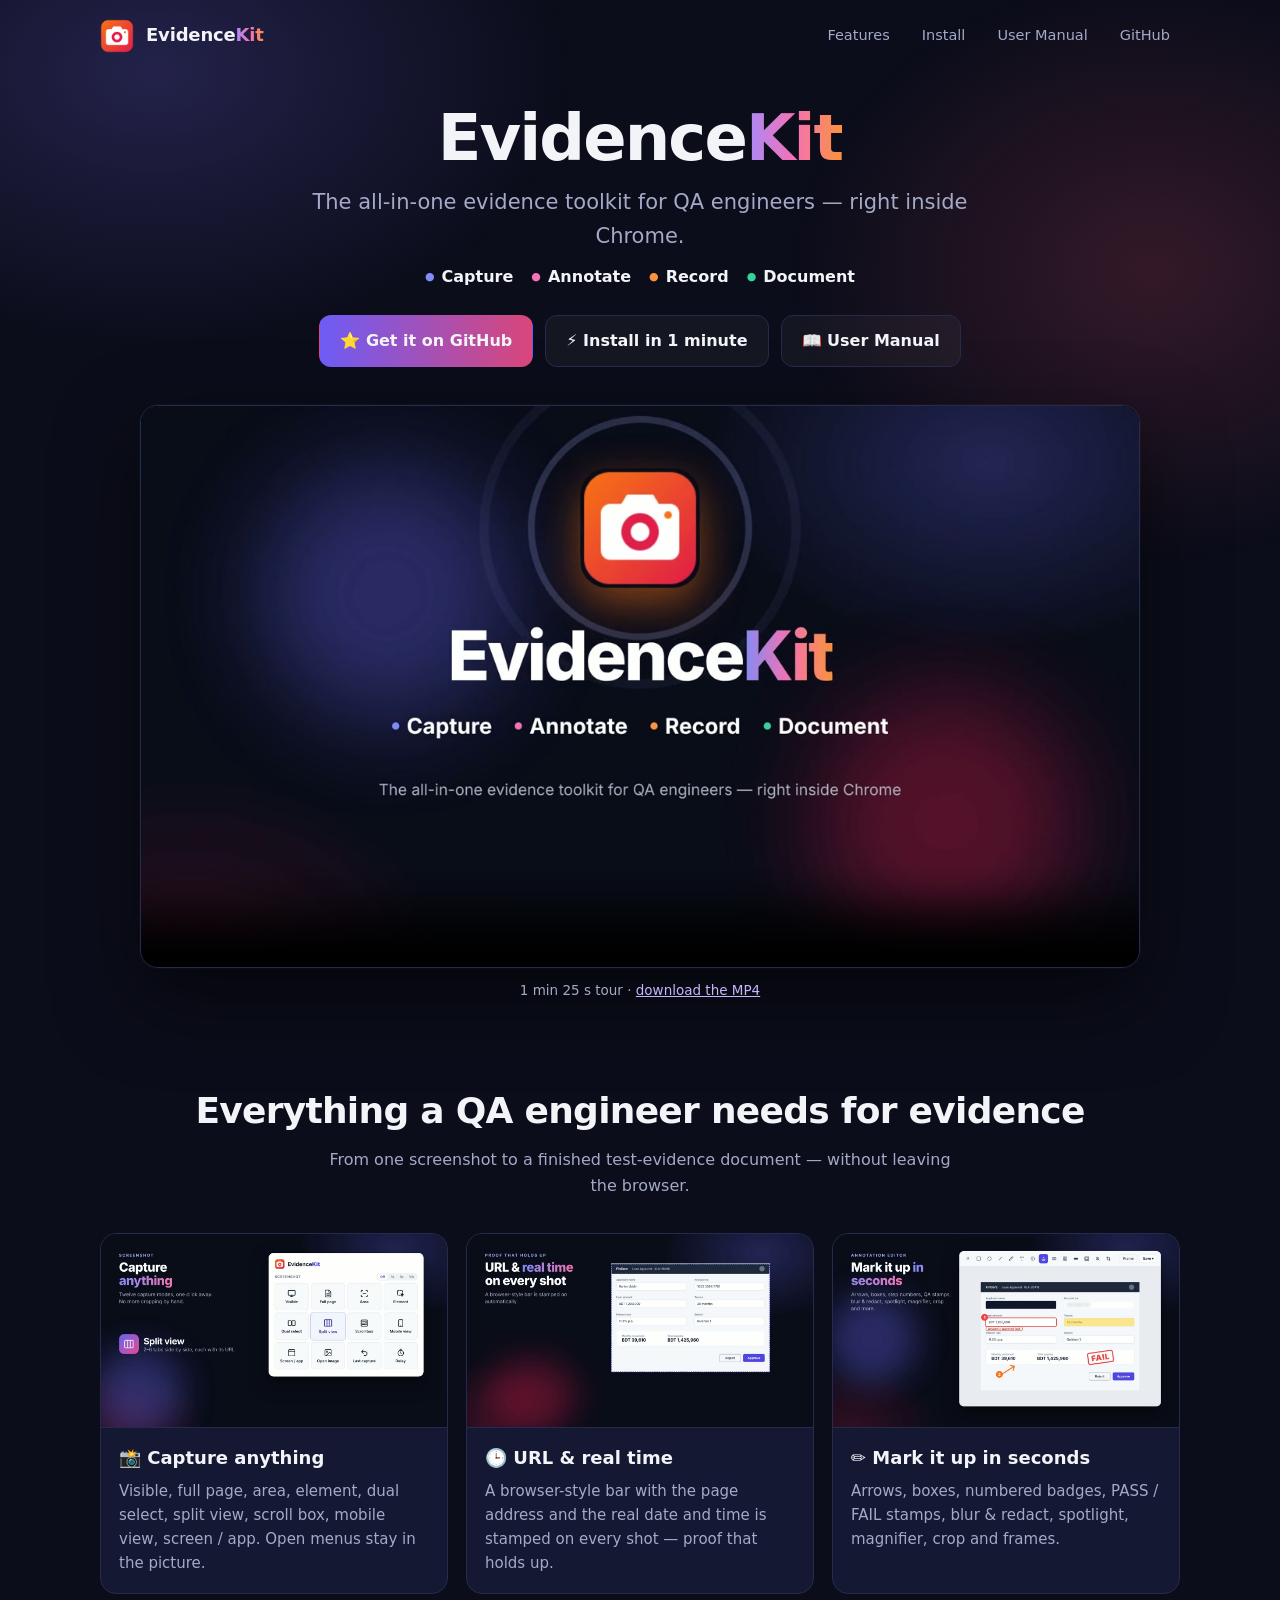
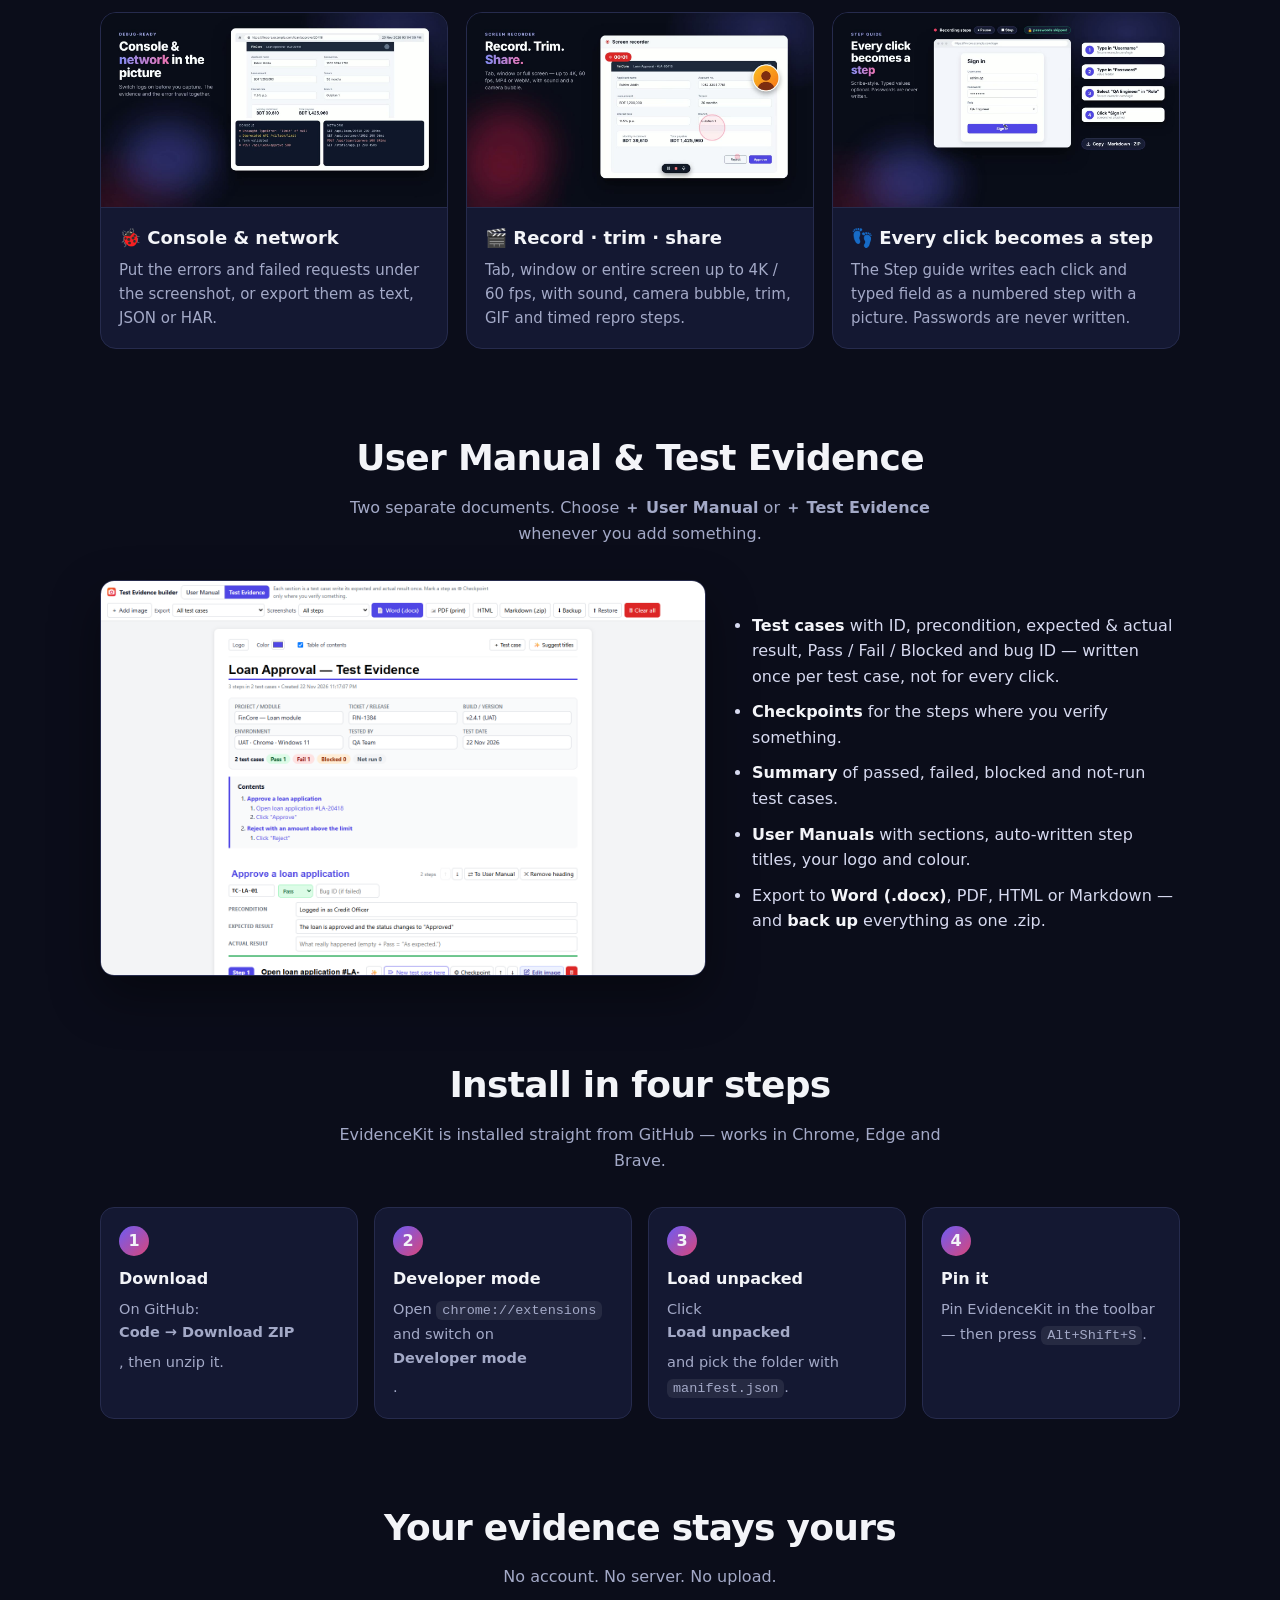
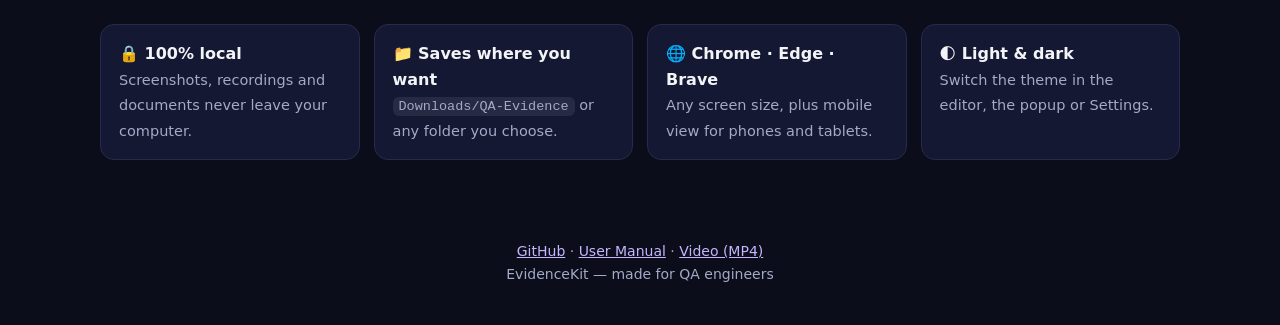
<file: docs/index.html>
<!doctype html>
<html lang="en">
<head>
<meta charset="utf-8">
<meta name="viewport" content="width=device-width,initial-scale=1">
<title>EvidenceKit — the evidence toolkit for QA engineers</title>
<meta name="description" content="Screenshots with URL & time, annotation, console & network logs, screen recording, step guides, User Manuals and Test Evidence — right inside Chrome. 100% local.">
<meta property="og:title" content="EvidenceKit">
<meta property="og:description" content="The all-in-one evidence toolkit for QA engineers — right inside Chrome.">
<meta property="og:image" content="media/promo-poster.jpg">
<link rel="icon" type="image/png" href="media/icon32.png">
<style>
  :root { --bg: #0b0d1a; --card: #141832; --line: #262b4d; --ink: #f3f4f8; --mut: #a3a9c7; --acc: #7c6cf6; --acc2: #f0516d; --ok: #34d399; }
  * { box-sizing: border-box; }
  html { scroll-behavior: smooth; }
  body { margin: 0; font: 16px/1.6 Inter, "Segoe UI", system-ui, -apple-system, Arial, sans-serif; color: var(--ink); background: var(--bg); }
  body::before { content: ""; position: fixed; inset: 0; z-index: -1; pointer-events: none;
    background: radial-gradient(600px 400px at 12% 8%, rgba(124,108,246,.22), transparent 70%),
                radial-gradient(520px 420px at 90% 30%, rgba(240,81,109,.18), transparent 70%),
                radial-gradient(700px 500px at 50% 100%, rgba(52,72,200,.18), transparent 70%); }
  a { color: inherit; }
  .wrap { max-width: 1120px; margin: 0 auto; padding: 0 20px; }
  nav { display: flex; align-items: center; gap: 12px; padding: 18px 0; }
  nav img { width: 34px; height: 34px; }
  nav b { font-size: 18px; letter-spacing: -.01em; }
  nav b span, h1 span { background: linear-gradient(90deg, #a78bfa, #f472b6, #fb923c); -webkit-background-clip: text; background-clip: text; color: transparent; }
  nav .sp { flex: 1; }
  nav a.lnk { color: var(--mut); text-decoration: none; font-size: 14.5px; padding: 6px 10px; border-radius: 8px; }
  nav a.lnk:hover { color: var(--ink); background: rgba(255,255,255,.06); }

  header { text-align: center; padding: 34px 0 10px; }
  h1 { font-size: clamp(38px, 6vw, 64px); line-height: 1.05; margin: 0 0 14px; letter-spacing: -.03em; }
  .tag { font-size: clamp(17px, 2.2vw, 21px); color: var(--mut); margin: 0 auto 10px; max-width: 720px; }
  .pills { display: flex; gap: 18px; justify-content: center; flex-wrap: wrap; margin: 6px 0 26px; font-weight: 600; }
  .pills span::before { content: "●"; margin-right: 7px; font-size: 11px; vertical-align: 2px; }
  .pills span:nth-child(1)::before { color: #818cf8; } .pills span:nth-child(2)::before { color: #f472b6; }
  .pills span:nth-child(3)::before { color: #fb923c; } .pills span:nth-child(4)::before { color: var(--ok); }
  .btns { display: flex; gap: 12px; justify-content: center; flex-wrap: wrap; }
  .btn { display: inline-flex; align-items: center; gap: 8px; padding: 12px 20px; border-radius: 12px; text-decoration: none; font-weight: 650; border: 1px solid var(--line); background: rgba(255,255,255,.04); }
  .btn:hover { border-color: #3a4070; background: rgba(255,255,255,.08); }
  .btn.pri { background: linear-gradient(90deg, #6d5cf5, #d9467a); border-color: transparent; }
  .btn.pri:hover { filter: brightness(1.08); }

  .video { margin: 38px auto 0; max-width: 1000px; border-radius: 18px; overflow: hidden; border: 1px solid var(--line);
           box-shadow: 0 30px 80px rgba(0,0,0,.55), 0 0 0 1px rgba(255,255,255,.03); background: #000; }
  .video video { display: block; width: 100%; height: auto; aspect-ratio: 16 / 9; background: #000; }
  .vnote { text-align: center; color: var(--mut); font-size: 13.5px; margin: 12px 0 0; }
  .vnote a { color: #c4b5fd; }

  section { padding: 70px 0 10px; }
  h2 { font-size: clamp(26px, 3.4vw, 36px); letter-spacing: -.02em; margin: 0 0 8px; text-align: center; }
  .sub { text-align: center; color: var(--mut); margin: 0 auto 34px; max-width: 640px; }
  .grid { display: grid; grid-template-columns: repeat(auto-fit, minmax(300px, 1fr)); gap: 18px; }
  .card { background: var(--card); border: 1px solid var(--line); border-radius: 16px; overflow: hidden; display: flex; flex-direction: column; }
  .card img { width: 100%; display: block; aspect-ratio: 16 / 9; object-fit: cover; border-bottom: 1px solid var(--line); }
  .card div { padding: 16px 18px 18px; }
  .card h3 { margin: 0 0 6px; font-size: 18px; }
  .card p { margin: 0; color: var(--mut); font-size: 15px; }

  .two { display: grid; grid-template-columns: 1.15fr .85fr; gap: 26px; align-items: center; }
  .two img { width: 100%; border-radius: 14px; border: 1px solid var(--line); box-shadow: 0 20px 50px rgba(0,0,0,.4); background: #fff; }
  .two ul { padding-left: 20px; margin: 0; } .two li { margin: 0 0 10px; color: #d7daf0; }
  .two li b { color: var(--ink); }

  .steps { display: grid; grid-template-columns: repeat(auto-fit, minmax(220px, 1fr)); gap: 16px; counter-reset: s; }
  .step { background: var(--card); border: 1px solid var(--line); border-radius: 14px; padding: 18px; }
  .step::before { counter-increment: s; content: counter(s); display: grid; place-items: center; width: 30px; height: 30px; border-radius: 50%;
                  background: linear-gradient(135deg, #6d5cf5, #d9467a); font-weight: 800; margin-bottom: 10px; }
  .step b { display: block; margin-bottom: 4px; }
  .step span { color: var(--mut); font-size: 14.5px; }
  code { font: 13.5px ui-monospace, Consolas, monospace; background: rgba(255,255,255,.08); padding: 2px 6px; border-radius: 6px; }

  .trust { display: grid; grid-template-columns: repeat(auto-fit, minmax(200px, 1fr)); gap: 14px; }
  .trust div { background: var(--card); border: 1px solid var(--line); border-radius: 14px; padding: 16px 18px; }
  .trust b { display: block; } .trust span { color: var(--mut); font-size: 14.5px; }

  footer { text-align: center; color: var(--mut); font-size: 14px; padding: 70px 0 40px; }
  footer a { color: #c4b5fd; }
  @media (max-width: 820px) { .two { grid-template-columns: 1fr; } nav a.lnk.hide { display: none; } }
</style>
</head>
<body>
<div class="wrap">
  <nav>
    <img src="media/icon48.png" alt="">
    <b>Evidence<span>Kit</span></b>
    <span class="sp"></span>
    <a class="lnk hide" href="#features">Features</a>
    <a class="lnk hide" href="#install">Install</a>
    <a class="lnk" href="https://github.com/KaushikDebdas/EvidenceKit/blob/master/docs/USER_MANUAL.md">User Manual</a>
    <a class="lnk" href="https://github.com/KaushikDebdas/EvidenceKit">GitHub</a>
  </nav>

  <header>
    <h1>Evidence<span>Kit</span></h1>
    <p class="tag">The all-in-one evidence toolkit for QA engineers — right inside Chrome.</p>
    <div class="pills"><span>Capture</span><span>Annotate</span><span>Record</span><span>Document</span></div>
    <div class="btns">
      <a class="btn pri" href="https://github.com/KaushikDebdas/EvidenceKit">⭐ Get it on GitHub</a>
      <a class="btn" href="#install">⚡ Install in 1 minute</a>
      <a class="btn" href="https://github.com/KaushikDebdas/EvidenceKit/blob/master/docs/USER_MANUAL.md">📖 User Manual</a>
    </div>

    <div class="video">
      <video controls preload="metadata" playsinline poster="media/promo-poster.jpg">
        <source src="media/EvidenceKit-Promo.mp4" type="video/mp4">
        Your browser cannot play this video. <a href="media/EvidenceKit-Promo.mp4">Download the MP4</a>.
      </video>
    </div>
    <p class="vnote">1 min 25 s tour · <a href="media/EvidenceKit-Promo.mp4" download>download the MP4</a></p>
  </header>

  <section id="features">
    <h2>Everything a QA engineer needs for evidence</h2>
    <p class="sub">From one screenshot to a finished test-evidence document — without leaving the browser.</p>
    <div class="grid">
      <div class="card"><img src="media/feature-capture.jpg" alt="" loading="lazy"><div><h3>📸 Capture anything</h3><p>Visible, full page, area, element, dual select, split view, scroll box, mobile view, screen / app. Open menus stay in the picture.</p></div></div>
      <div class="card"><img src="media/feature-url-time.jpg" alt="" loading="lazy"><div><h3>🕒 URL &amp; real time</h3><p>A browser-style bar with the page address and the real date and time is stamped on every shot — proof that holds up.</p></div></div>
      <div class="card"><img src="media/feature-annotate.jpg" alt="" loading="lazy"><div><h3>✏️ Mark it up in seconds</h3><p>Arrows, boxes, numbered badges, PASS / FAIL stamps, blur &amp; redact, spotlight, magnifier, crop and frames.</p></div></div>
      <div class="card"><img src="media/feature-logs.jpg" alt="" loading="lazy"><div><h3>🐞 Console &amp; network</h3><p>Put the errors and failed requests under the screenshot, or export them as text, JSON or HAR.</p></div></div>
      <div class="card"><img src="media/feature-recorder.jpg" alt="" loading="lazy"><div><h3>🎬 Record · trim · share</h3><p>Tab, window or entire screen up to 4K / 60 fps, with sound, camera bubble, trim, GIF and timed repro steps.</p></div></div>
      <div class="card"><img src="media/feature-step-guide.jpg" alt="" loading="lazy"><div><h3>👣 Every click becomes a step</h3><p>The Step guide writes each click and typed field as a numbered step with a picture. Passwords are never written.</p></div></div>
    </div>
  </section>

  <section>
    <h2>User Manual &amp; Test Evidence</h2>
    <p class="sub">Two separate documents. Choose <b>＋ User Manual</b> or <b>＋ Test Evidence</b> whenever you add something.</p>
    <div class="two">
      <img src="media/ui-test-evidence.png" alt="The Test Evidence page" loading="lazy">
      <ul>
        <li><b>Test cases</b> with ID, precondition, expected &amp; actual result, Pass / Fail / Blocked and bug ID — written once per test case, not for every click.</li>
        <li><b>Checkpoints</b> for the steps where you verify something.</li>
        <li><b>Summary</b> of passed, failed, blocked and not-run test cases.</li>
        <li><b>User Manuals</b> with sections, auto-written step titles, your logo and colour.</li>
        <li>Export to <b>Word (.docx)</b>, PDF, HTML or Markdown — and <b>back up</b> everything as one .zip.</li>
      </ul>
    </div>
  </section>

  <section id="install">
    <h2>Install in four steps</h2>
    <p class="sub">EvidenceKit is installed straight from GitHub — works in Chrome, Edge and Brave.</p>
    <div class="steps">
      <div class="step"><b>Download</b><span>On GitHub: <b>Code → Download ZIP</b>, then unzip it.</span></div>
      <div class="step"><b>Developer mode</b><span>Open <code>chrome://extensions</code> and switch on <b>Developer mode</b>.</span></div>
      <div class="step"><b>Load unpacked</b><span>Click <b>Load unpacked</b> and pick the folder with <code>manifest.json</code>.</span></div>
      <div class="step"><b>Pin it</b><span>Pin EvidenceKit in the toolbar — then press <code>Alt+Shift+S</code>.</span></div>
    </div>
  </section>

  <section>
    <h2>Your evidence stays yours</h2>
    <p class="sub">No account. No server. No upload.</p>
    <div class="trust">
      <div><b>🔒 100% local</b><span>Screenshots, recordings and documents never leave your computer.</span></div>
      <div><b>📁 Saves where you want</b><span><code>Downloads/QA-Evidence</code> or any folder you choose.</span></div>
      <div><b>🌐 Chrome · Edge · Brave</b><span>Any screen size, plus mobile view for phones and tablets.</span></div>
      <div><b>🌓 Light &amp; dark</b><span>Switch the theme in the editor, the popup or Settings.</span></div>
    </div>
  </section>

  <footer>
    <a href="https://github.com/KaushikDebdas/EvidenceKit">GitHub</a> ·
    <a href="https://github.com/KaushikDebdas/EvidenceKit/blob/master/docs/USER_MANUAL.md">User Manual</a> ·
    <a href="media/EvidenceKit-Promo.mp4" download>Video (MP4)</a>
    <br>EvidenceKit — made for QA engineers
  </footer>
</div>
</body>
</html>
</file>
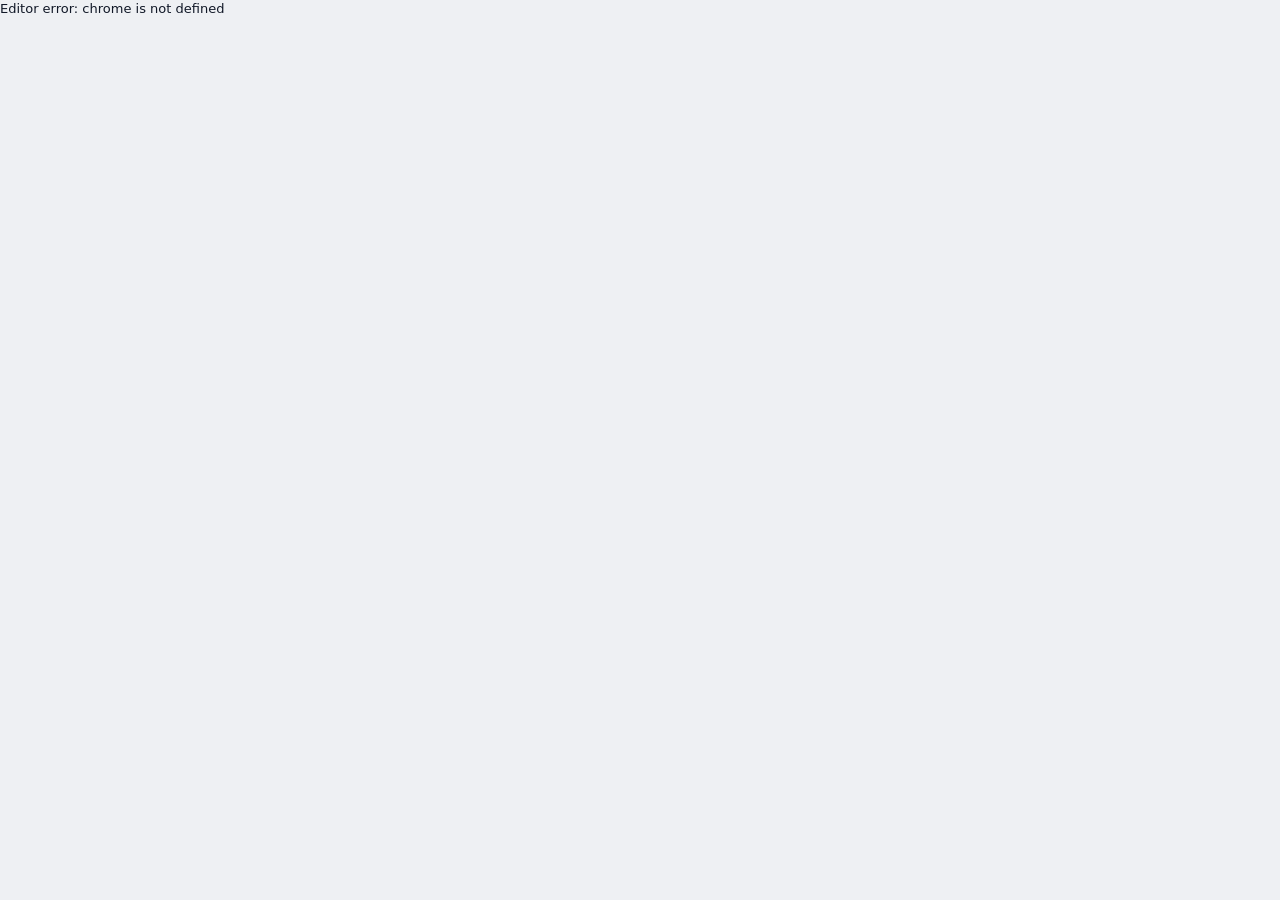
<file: editor/editor.html>
<!doctype html>
<html>
<head>
<meta charset="utf-8">
<link rel="icon" type="image/png" sizes="32x32" href="../icons/icon32.png">
<link rel="icon" type="image/png" sizes="16x16" href="../icons/icon16.png">
<title>EvidenceKit — Editor</title>
<link rel="stylesheet" href="editor.css">
</head>
<body class="side-hidden light">
<svg width="0" height="0" style="position:absolute" aria-hidden="true">
<symbol id="i-camera" viewBox="0 0 24 24"><path d="M14.5 4h-5L7 7H4a2 2 0 0 0-2 2v9a2 2 0 0 0 2 2h16a2 2 0 0 0 2-2V9a2 2 0 0 0-2-2h-3l-2.5-3z"/><circle cx="12" cy="13" r="3"/></symbol>
<symbol id="i-monitor" viewBox="0 0 24 24"><rect width="20" height="14" x="2" y="3" rx="2"/><path d="M8 21h8M12 17v4"/></symbol>
<symbol id="i-scan" viewBox="0 0 24 24"><path d="M3 7V5a2 2 0 0 1 2-2h2M17 3h2a2 2 0 0 1 2 2v2M21 17v2a2 2 0 0 1-2 2h-2M7 21H5a2 2 0 0 1-2-2v-2"/><path d="M8 12h8"/></symbol>
<symbol id="i-page" viewBox="0 0 24 24"><path d="M14 2H6a2 2 0 0 0-2 2v16a2 2 0 0 0 2 2h12a2 2 0 0 0 2-2V8z"/><path d="M14 2v6h6M8 13h8M8 17h8"/></symbol>
<symbol id="i-video" viewBox="0 0 24 24"><path d="m16 13 5.2 3.5a.5.5 0 0 0 .8-.4V7.9a.5.5 0 0 0-.8-.4L16 11"/><rect x="2" y="6" width="14" height="12" rx="2"/></symbol>
<symbol id="i-guide" viewBox="0 0 24 24"><path d="M14 4.1 12 6M5.1 8l-2.9-.8M6 12l-1.9 2M7.2 2.2 8 5.1"/><path d="M9 9.7a.5.5 0 0 1 .7-.7l11 4.5a.5.5 0 0 1-.1.9l-4.3 1a1 1 0 0 0-.8.8l-1 4.3a.5.5 0 0 1-.9.1z"/></symbol>
<symbol id="i-book" viewBox="0 0 24 24"><path d="M12 7v14"/><path d="M3 18a1 1 0 0 1-1-1V4a1 1 0 0 1 1-1h5a4 4 0 0 1 4 4 4 4 0 0 1 4-4h5a1 1 0 0 1 1 1v13a1 1 0 0 1-1 1h-6a3 3 0 0 0-3 3 3 3 0 0 0-3-3z"/></symbol>
<symbol id="i-sliders" viewBox="0 0 24 24"><path d="M21 4h-7M10 4H3M21 12h-9M8 12H3M21 20h-5M12 20H3M14 2v4M8 10v4M16 18v4"/></symbol>
<symbol id="i-terminal" viewBox="0 0 24 24"><path d="m4 17 6-6-6-6M12 19h8"/></symbol>
<symbol id="i-select" viewBox="0 0 24 24"><path d="M4 4.7a.5.5 0 0 1 .7-.7l16 6.5a.5.5 0 0 1-.1.9l-6.1 1.6a2 2 0 0 0-1.4 1.4l-1.6 6.1a.5.5 0 0 1-.9.1z"/></symbol>
<symbol id="i-arrow" viewBox="0 0 24 24"><path d="M7 7h10v10M7 17 17 7"/></symbol>
<symbol id="i-line" viewBox="0 0 24 24"><path d="M5 19 19 5"/></symbol>
<symbol id="i-square" viewBox="0 0 24 24"><rect width="18" height="18" x="3" y="3" rx="2"/></symbol>
<symbol id="i-circle" viewBox="0 0 24 24"><circle cx="12" cy="12" r="9"/></symbol>
<symbol id="i-pen" viewBox="0 0 24 24"><path d="M21.2 6.8a1 1 0 0 0-4-4L3.8 16.2a2 2 0 0 0-.5.8L2 21.4a.5.5 0 0 0 .6.6l4.4-1.3a2 2 0 0 0 .8-.5z"/><path d="m15 5 4 4"/></symbol>
<symbol id="i-highlight" viewBox="0 0 24 24"><path d="m9 11-6 6v3h9l3-3"/><path d="m22 12-4.6 4.6a2 2 0 0 1-2.8 0l-5.2-5.2a2 2 0 0 1 0-2.8L14 4"/></symbol>
<symbol id="i-type" viewBox="0 0 24 24"><path d="M4 7V4h16v3M9 20h6M12 4v16"/></symbol>
<symbol id="i-badge" viewBox="0 0 24 24"><circle cx="12" cy="12" r="9"/><path d="m10 9.5 2-1.5v8"/></symbol>
<symbol id="i-blur" viewBox="0 0 24 24"><rect width="18" height="18" x="3" y="3" rx="2"/><path d="M3 9h18M3 15h18M9 3v18M15 3v18"/></symbol>
<symbol id="i-redact" viewBox="0 0 24 24"><rect x="3" y="8" width="18" height="8" rx="1.5" fill="currentColor"/></symbol>
<symbol id="i-crop" viewBox="0 0 24 24"><path d="M6 2v14a2 2 0 0 0 2 2h14M18 22V8a2 2 0 0 0-2-2H2"/></symbol>
<symbol id="i-undo" viewBox="0 0 24 24"><path d="M9 14 4 9l5-5"/><path d="M4 9h10.5a5.5 5.5 0 0 1 0 11H11"/></symbol>
<symbol id="i-redo" viewBox="0 0 24 24"><path d="m15 14 5-5-5-5"/><path d="M20 9H9.5a5.5 5.5 0 0 0 0 11H13"/></symbol>
<symbol id="i-copy" viewBox="0 0 24 24"><rect width="14" height="14" x="8" y="8" rx="2"/><path d="M4 16c-1.1 0-2-.9-2-2V4c0-1.1.9-2 2-2h10c1.1 0 2 .9 2 2"/></symbol>
<symbol id="i-download" viewBox="0 0 24 24"><path d="M21 15v4a2 2 0 0 1-2 2H5a2 2 0 0 1-2-2v-4M7 10l5 5 5-5M12 15V3"/></symbol>
<symbol id="i-trash" viewBox="0 0 24 24"><path d="M3 6h18M19 6v14c0 1-1 2-2 2H7c-1 0-2-1-2-2V6M8 6V4c0-1 1-2 2-2h4c1 0 2 1 2 2v2"/></symbol>
<symbol id="i-up" viewBox="0 0 24 24"><path d="m5 12 7-7 7 7M12 19V5"/></symbol>
<symbol id="i-down" viewBox="0 0 24 24"><path d="m19 12-7 7-7-7M12 5v14"/></symbol>
<symbol id="i-dup" viewBox="0 0 24 24"><rect width="13" height="13" x="9" y="9" rx="2"/><path d="M5 15H4a2 2 0 0 1-2-2V4a2 2 0 0 1 2-2h9a2 2 0 0 1 2 2v1"/></symbol>
<symbol id="i-panel" viewBox="0 0 24 24"><rect width="18" height="18" x="3" y="3" rx="2"/><path d="M15 3v18"/></symbol>
<symbol id="i-check" viewBox="0 0 24 24"><path d="M20 6 9 17l-5-5"/></symbol>
<symbol id="i-x" viewBox="0 0 24 24"><path d="M18 6 6 18M6 6l12 12"/></symbol>
<symbol id="i-chev" viewBox="0 0 24 24"><path d="m6 9 6 6 6-6"/></symbol>
<symbol id="i-plus" viewBox="0 0 24 24"><path d="M5 12h14M12 5v14"/></symbol>
<symbol id="i-minus" viewBox="0 0 24 24"><path d="M5 12h14"/></symbol>
<symbol id="i-stop" viewBox="0 0 24 24"><rect x="6" y="6" width="12" height="12" rx="1.5" fill="currentColor"/></symbol>
<symbol id="i-element" viewBox="0 0 24 24"><rect x="3" y="3" width="14" height="14" rx="2" stroke-dasharray="3 3"/><path d="M13 13l7.5 2.6-3.2 1.3-1.3 3.2z"/></symbol>
<symbol id="i-dual" viewBox="0 0 24 24"><rect x="2" y="5" width="9" height="14" rx="1.5"/><rect x="13" y="5" width="9" height="14" rx="1.5"/></symbol>
<symbol id="i-split" viewBox="0 0 24 24"><rect x="2" y="3" width="20" height="18" rx="2"/><path d="M9 3v18M15 3v18"/></symbol>
<symbol id="i-timer" viewBox="0 0 24 24"><circle cx="12" cy="13" r="8"/><path d="M12 9v4l2 2M10 2h4"/></symbol>
<symbol id="i-image" viewBox="0 0 24 24"><rect x="3" y="3" width="18" height="18" rx="2"/><circle cx="9" cy="9" r="2"/><path d="m21 15-3.1-3.1a2 2 0 0 0-2.8 0L6 21"/></symbol>
<symbol id="i-spot" viewBox="0 0 24 24"><rect x="2" y="2" width="20" height="20" rx="2" fill="currentColor" fill-opacity=".25"/><rect x="7" y="7" width="10" height="10" rx="1.5" fill="var(--bg-solid,#fff)"/></symbol>
<symbol id="i-zoom" viewBox="0 0 24 24"><circle cx="11" cy="11" r="7"/><path d="m21 21-4.3-4.3M11 8v6M8 11h6"/></symbol>
<symbol id="i-stamp" viewBox="0 0 24 24"><path d="M5 22h14M19.3 14.3A2.4 2.4 0 0 0 17.6 14H6.4a2.4 2.4 0 0 0-2.4 2.4V18h16v-1.6c0-.6-.3-1.3-.7-1.7zM9 14V8.5a3 3 0 1 1 6 0V14"/></symbol>
<symbol id="i-eraser" viewBox="0 0 24 24"><path d="m7 21-4.3-4.3a1 1 0 0 1 0-1.4l10-10a1 1 0 0 1 1.4 0l5.6 5.6a1 1 0 0 1 0 1.4L11 21M22 21H7M5 11l9 9"/></symbol>
<symbol id="i-pipette" viewBox="0 0 24 24"><path d="m2 22 1-1h3l9-9M3 21v-3l9-9M15 6l3.4-3.4a2.1 2.1 0 1 1 3 3L18 9l.4.4a2.1 2.1 0 1 1-3 3l-3.8-3.8a2.1 2.1 0 1 1 3-3z"/></symbol>
<symbol id="i-frame" viewBox="0 0 24 24"><rect x="2" y="2" width="20" height="20" rx="4"/><rect x="6" y="6" width="12" height="12" rx="1"/></symbol>
<symbol id="i-keyboard" viewBox="0 0 24 24"><rect x="2" y="5" width="20" height="14" rx="2"/><path d="M6 9h.01M10 9h.01M14 9h.01M18 9h.01M6 13h.01M18 13h.01M10 13h4M7 16h10"/></symbol>
<symbol id="i-moon" viewBox="0 0 24 24"><path d="M12 3a6 6 0 0 0 9 9 9 9 0 1 1-9-9z"/></symbol>
<symbol id="i-mic" viewBox="0 0 24 24"><rect x="9" y="2" width="6" height="12" rx="3"/><path d="M19 10v1a7 7 0 0 1-14 0v-1M12 18v4"/></symbol>
<symbol id="i-cam" viewBox="0 0 24 24"><circle cx="12" cy="10" r="7"/><circle cx="12" cy="10" r="3"/><path d="M8 21h8M12 17v4"/></symbol>
<symbol id="i-pause" viewBox="0 0 24 24"><rect x="6" y="4" width="4" height="16" rx="1"/><rect x="14" y="4" width="4" height="16" rx="1"/></symbol>
<symbol id="i-play" viewBox="0 0 24 24"><path d="M6 4v16l14-8z"/></symbol>
<symbol id="i-tab" viewBox="0 0 24 24"><rect x="2" y="4" width="20" height="16" rx="2"/><path d="M2 9h20M8 4v5"/></symbol>
<symbol id="i-window" viewBox="0 0 24 24"><rect x="3" y="3" width="18" height="18" rx="2"/><path d="M3 8h18M7 5.5h.01M10 5.5h.01"/></symbol>
<symbol id="i-rec" viewBox="0 0 24 24"><circle cx="12" cy="12" r="9"/><circle cx="12" cy="12" r="4" fill="currentColor"/></symbol>
<symbol id="i-hlbox" viewBox="0 0 24 24"><rect x="3" y="6" width="18" height="12" rx="2" fill="currentColor" fill-opacity=".3"/></symbol>
<symbol id="i-gear" viewBox="0 0 24 24"><circle cx="12" cy="12" r="3"/><path d="M19.4 15a1.7 1.7 0 0 0 .3 1.8l.1.1a2 2 0 1 1-2.8 2.8l-.1-.1a1.7 1.7 0 0 0-1.8-.3 1.7 1.7 0 0 0-1 1.5V21a2 2 0 1 1-4 0v-.1a1.7 1.7 0 0 0-1.1-1.5 1.7 1.7 0 0 0-1.8.3l-.1.1a2 2 0 1 1-2.8-2.8l.1-.1a1.7 1.7 0 0 0 .3-1.8 1.7 1.7 0 0 0-1.5-1H3a2 2 0 1 1 0-4h.1a1.7 1.7 0 0 0 1.5-1.1 1.7 1.7 0 0 0-.3-1.8l-.1-.1a2 2 0 1 1 2.8-2.8l.1.1a1.7 1.7 0 0 0 1.8.3H9a1.7 1.7 0 0 0 1-1.5V3a2 2 0 1 1 4 0v.1a1.7 1.7 0 0 0 1 1.5 1.7 1.7 0 0 0 1.8-.3l.1-.1a2 2 0 1 1 2.8 2.8l-.1.1a1.7 1.7 0 0 0-.3 1.8V9a1.7 1.7 0 0 0 1.5 1H21a2 2 0 1 1 0 4h-.1a1.7 1.7 0 0 0-1.5 1z"/></symbol>
<symbol id="i-help" viewBox="0 0 24 24"><circle cx="12" cy="12" r="10"/><path d="M9.1 9a3 3 0 0 1 5.8 1c0 2-3 3-3 3M12 17h.01"/></symbol>
<symbol id="i-scissors" viewBox="0 0 24 24"><circle cx="6" cy="6" r="3"/><circle cx="6" cy="18" r="3"/><path d="M20 4 8.1 15.9M14.5 14.5 20 20M8.1 8.1 12 12"/></symbol>
<symbol id="i-scrollbox" viewBox="0 0 24 24"><rect x="3" y="3" width="18" height="18" rx="2"/><path d="M17 7v10M15.5 9 17 7l1.5 2M15.5 15l1.5 2 1.5-2M6 8h7M6 12h7M6 16h7"/></symbol>
<symbol id="i-mobile" viewBox="0 0 24 24"><rect x="6" y="2" width="12" height="20" rx="2.5"/><path d="M11 18h2"/></symbol>
<symbol id="i-gif" viewBox="0 0 24 24"><rect x="2" y="5" width="20" height="14" rx="2"/><path d="M9.5 10H8a1.5 1.5 0 0 0-1.5 1.5v1A1.5 1.5 0 0 0 8 14h1.5v-2H8.5M12 10v4M15 14v-4h2.5M15 12h2"/></symbol>
<symbol id="i-clipboard" viewBox="0 0 24 24"><rect width="8" height="4" x="8" y="2" rx="1"/><path d="M16 4h2a2 2 0 0 1 2 2v14a2 2 0 0 1-2 2H6a2 2 0 0 1-2-2V6a2 2 0 0 1 2-2h2M12 11h4M12 16h4M8 11h.01M8 16h.01"/></symbol>
<symbol id="i-list" viewBox="0 0 24 24"><path d="M9 6h11M9 12h11M9 18h11"/><circle cx="4.5" cy="6" r="1.2"/><circle cx="4.5" cy="12" r="1.2"/><circle cx="4.5" cy="18" r="1.2"/></symbol>
</svg>

<header id="topbar">
  <div class="left">
    <img class="appicon" src="../icons/icon48.png" alt="" width="48" height="48">
    <div class="fname">
      <input id="fileName" spellcheck="false" title="File name used when you save">
      <span id="fileExt">.png</span>
    </div>
  </div>
  <div class="center">
    <button id="undo" class="tb" title="Undo (Ctrl+Z)"><svg class="i"><use href="#i-undo"/></svg><span>Undo</span></button>
    <button id="redo" class="tb" title="Redo (Ctrl+Y)"><svg class="i"><use href="#i-redo"/></svg><span>Redo</span></button>
    <span id="histInfo" class="hist"></span>
  </div>
  <div class="right">
    <button id="themeBtn" class="tb ico" title="Light / dark theme"><svg class="i"><use href="#i-moon"/></svg></button>
    <button id="helpBtn" class="tb ico" title="Keyboard shortcuts (?)"><svg class="i"><use href="#i-keyboard"/></svg></button>
    <span class="vsep"></span>
    <button id="addManual" class="tb" title="Add this image as the next step of the User Manual (press both buttons to add it to both)"><svg class="i"><use href="#i-book"/></svg><span>Add to Manual</span></button>
    <button id="addEvidence" class="tb" title="Add this image as the next step of the Test Evidence (press both buttons to add it to both)"><svg class="i"><use href="#i-clipboard"/></svg><span>Add to Test Evidence</span></button>
    <button id="saveStep" class="tb accent" style="display:none"><svg class="i"><use href="#i-check"/></svg><span>Save to step</span></button>
    <button id="copy" class="tb" title="Copy image to clipboard (Ctrl+Shift+C)"><svg class="i"><use href="#i-copy"/></svg><span>Copy</span></button>
    <div class="split">
      <button id="save" class="tb primary" title="Save (Ctrl+S)"><svg class="i"><use href="#i-download"/></svg><span>Save</span></button>
      <button id="saveMenuBtn" class="tb primary caret" title="More save options"><svg class="i"><use href="#i-chev"/></svg></button>
      <div id="saveMenu" class="menu">
        <button data-fmt="png"><b>PNG</b><small>Best quality</small></button>
        <button data-fmt="jpg"><b>JPG</b><small>Smaller file</small></button>
        <button data-fmt="webp"><b>WebP</b><small>Smallest file</small></button>
        <button data-fmt="pdf"><b>PDF</b><small>For reports</small></button>
        <hr>
        <button data-fmt="copysave"><b>Copy + save</b><small>Clipboard and file</small></button>
      </div>
    </div>
  </div>
</header>

<div id="toolbar">
  <nav id="tools">
    <button class="tool" data-tool="select" data-key="V" title="Select / move (V)"><svg class="i"><use href="#i-select"/></svg><span>Select</span></button>
    <i class="rsep"></i>
    <button class="tool" data-tool="arrow" data-key="A" title="Arrow (A)"><svg class="i"><use href="#i-arrow"/></svg><span>Arrow</span></button>
    <button class="tool active" data-tool="rect" data-key="R" title="Box (R)"><svg class="i"><use href="#i-square"/></svg><span>Box</span></button>
    <button class="tool" data-tool="ellipse" data-key="O" title="Oval (O)"><svg class="i"><use href="#i-circle"/></svg><span>Oval</span></button>
    <button class="tool" data-tool="line" data-key="L" title="Line (L)"><svg class="i"><use href="#i-line"/></svg><span>Line</span></button>
    <button class="tool" data-tool="pen" data-key="P" title="Pen (P)"><svg class="i"><use href="#i-pen"/></svg><span>Pen</span></button>
    <i class="rsep"></i>
    <button class="tool" data-tool="text" data-key="T" title="Text (T)"><svg class="i"><use href="#i-type"/></svg><span>Text</span></button>
    <button class="tool" data-tool="badge" data-key="N" title="Step number (N)"><svg class="i"><use href="#i-badge"/></svg><span>Step #</span></button>
    <button class="tool" data-tool="stamp" data-key="S" title="QA stamp: PASS / FAIL / BUG (S)"><svg class="i"><use href="#i-stamp"/></svg><span>Stamp</span></button>
    <i class="rsep"></i>
    <button class="tool" data-tool="hlbox" data-key="H" title="Highlight box (H)"><svg class="i"><use href="#i-hlbox"/></svg><span>Highlight</span></button>
    <button class="tool" data-tool="highlight" data-key="M" title="Marker pen (M)"><svg class="i"><use href="#i-highlight"/></svg><span>Marker</span></button>
    <button class="tool" data-tool="spotlight" data-key="F" title="Spotlight: dim everything else (F)"><svg class="i"><use href="#i-spot"/></svg><span>Spotlight</span></button>
    <button class="tool" data-tool="magnify" data-key="Z" title="Magnifier (Z)"><svg class="i"><use href="#i-zoom"/></svg><span>Magnify</span></button>
    <i class="rsep"></i>
    <button class="tool" data-tool="blur" data-key="B" title="Blur / pixelate (B)"><svg class="i"><use href="#i-blur"/></svg><span>Blur</span></button>
    <button class="tool" data-tool="redact" data-key="X" title="Redact (X)"><svg class="i"><use href="#i-redact"/></svg><span>Redact</span></button>
    <button class="tool" data-tool="eraser" data-key="E" title="Eraser: click an item to remove it (E)"><svg class="i"><use href="#i-eraser"/></svg><span>Eraser</span></button>
    <button class="tool" data-tool="crop" data-key="C" title="Crop (C)"><svg class="i"><use href="#i-crop"/></svg><span>Crop</span></button>
  </nav>
  <div class="panes" id="paneBtns">
    <button data-pane="stamp" title="URL, date / time bar and log panels"><svg class="i"><use href="#i-page"/></svg><span>URL &amp; Time</span></button>
    <button data-pane="frame" title="Background frame"><svg class="i"><use href="#i-frame"/></svg><span>Frame</span></button>
    <button data-pane="info" title="Capture details"><svg class="i"><use href="#i-help"/></svg><span>Info</span></button>
    <button data-pane="logs" title="Console and network logs"><svg class="i"><use href="#i-terminal"/></svg><span>Logs</span></button>
  </div>
</div>

<div id="props">
  <span class="grp" id="gColor">
    <span class="sw" data-c="#ef4444" style="background:#ef4444"></span>
    <span class="sw" data-c="#f97316" style="background:#f97316"></span>
    <span class="sw" data-c="#facc15" style="background:#facc15"></span>
    <span class="sw" data-c="#22c55e" style="background:#22c55e"></span>
    <span class="sw" data-c="#3b82f6" style="background:#3b82f6"></span>
    <span class="sw" data-c="#a855f7" style="background:#a855f7"></span>
    <span class="sw" data-c="#111827" style="background:#111827"></span>
    <span class="sw" data-c="#ffffff" style="background:#ffffff"></span>
    <label class="cpick" title="Custom color"><input type="color" id="pColor" value="#ef4444"></label>
    <button id="pEye" class="pb ico" title="Pick a color from the image"><svg class="i"><use href="#i-pipette"/></svg></button>
  </span>
  <span class="grp" id="gWidth"><label>Size <input type="range" id="pWidth" min="1" max="24" value="4"><output id="pWidthV">4</output></label></span>
  <span class="grp" id="gDash"><label class="ck"><input type="checkbox" id="pDash"> Dashed</label></span>
  <span class="grp" id="gFill"><label class="ck"><input type="checkbox" id="pFill"> Fill</label></span>
  <span class="grp" id="gText">
    <label>Font <input type="number" id="pFont" value="28" min="8" max="300"></label>
    <label class="ck"><input type="checkbox" id="pBold"> Bold</label>
    <label>Style <select id="pTextStyle">
      <option value="plain">Plain</option><option value="box">White box</option><option value="label">Color label</option><option value="outline">Outline</option>
    </select></label>
  </span>
  <span class="grp" id="gBadge">
    <label>Next # <input type="number" id="pBadgeNext" value="1" min="0"></label>
    <label>Size <input type="number" id="pBadgeSize" value="18" min="8" max="80"></label>
    <button id="pRenum" class="pb" title="Renumber the badges 1, 2, 3 … in their current order. Double-click a badge to type its number.">↻ Renumber</button>
  </span>
  <span class="grp" id="gStamp">
    <span id="stampBtns" class="stampset"></span>
    <label id="stampTextLbl">Text <input id="pStampText" maxlength="24" placeholder="RETEST" spellcheck="false"></label>
    <label>Size <input type="range" id="pStampSize" min="12" max="120" value="32"><output id="pStampSizeV">32</output></label>
    <button id="pStampReset" class="pb ico" title="Use the stamp's own color again">↺</button>
  </span>
  <span class="grp" id="gSpot"><label>Dim <input type="range" id="pDim" min="20" max="90" value="60"></label></span>
  <span class="grp" id="gMag"><label>Zoom <select id="pMag"><option value="2">2×</option><option value="3">3×</option><option value="4">4×</option></select></label></span>
  <span class="grp" id="gOpacity"><label>Opacity <input type="range" id="pOpacity" min="10" max="100" value="100"></label></span>
  <span class="grp" id="gSel">
    <button id="pDup" class="pb" title="Duplicate (Ctrl+D)"><svg class="i"><use href="#i-dup"/></svg>Duplicate</button>
    <button id="pFront" class="pb" title="Bring to front"><svg class="i"><use href="#i-up"/></svg>Front</button>
    <button id="pBack" class="pb" title="Send to back"><svg class="i"><use href="#i-down"/></svg>Back</button>
    <button id="pDel" class="pb danger" title="Delete (Del)"><svg class="i"><use href="#i-trash"/></svg>Delete</button>
  </span>
  <span class="grp" id="gCrop">
    <button id="cropApply" class="pb primary"><svg class="i"><use href="#i-check"/></svg>Apply crop</button>
    <button id="cropCancel" class="pb"><svg class="i"><use href="#i-x"/></svg>Cancel</button>
  </span>
  <span id="hint" class="hint"></span>
</div>

<div id="main">

  <div id="stage">
    <div id="frameWrap"><canvas id="c"></canvas></div>
    <div id="drop" hidden>
      <div class="dropbox">
        <svg class="i big"><use href="#i-image"/></svg>
        <h2>Open an image to annotate</h2>
        <p>Drop an image here, paste it with <kbd>Ctrl</kbd>+<kbd>V</kbd>, or</p>
        <label class="tb primary">Choose file<input type="file" id="pickFile" accept="image/*" hidden></label>
      </div>
    </div>
  </div>
  <div id="zoomBox">
    <button id="zoomOut" title="Zoom out (Ctrl −)"><svg class="i"><use href="#i-minus"/></svg></button>
    <button id="zoomLabel" title="Actual size (Ctrl+1)">100%</button>
    <button id="zoomIn" title="Zoom in (Ctrl +)"><svg class="i"><use href="#i-plus"/></svg></button>
    <button id="zoomFit" title="Fit to window (Ctrl+0)">Fit</button>
    <span id="dims"></span>
  </div>

  <aside id="side">
    <div class="sh">
      <div class="tabs" id="sideTabs">
        <button data-pane="stamp" class="active">URL &amp; Time</button>
        <button data-pane="frame">Frame</button>
        <button data-pane="info">Info</button>
        <button data-pane="logs">Logs</button>
      </div>
      <button id="closeSide" class="tb ico" title="Close"><svg class="i"><use href="#i-x"/></svg></button>
    </div>

    <section class="pane" data-pane="stamp">
      <p class="note">A browser-style bar with the page URL and real time.</p>
      <label class="tog"><input type="checkbox" id="tUrl"><i></i>Page URL</label>
      <label class="tog"><input type="checkbox" id="tDate"><i></i>Date</label>
      <label class="tog"><input type="checkbox" id="tTime"><i></i>Time</label>
      <div class="three">
        <label>Position <select id="tPos"><option value="top">Top</option><option value="bottom">Bottom</option></select></label>
        <label>Style <select id="tStyle"><option value="dark">Dark</option><option value="light">Light</option></select></label>
        <label>Clock <select id="tFmt"><option value="12">12h AM/PM</option><option value="24">24h</option></select></label>
      </div>
      <label class="inl">Date format <select id="tDateFmt">
        <option value="YYYY-MM-DD">2026-11-20</option><option value="DD-MM-YYYY">20-11-2026</option><option value="DD/MM/YYYY">20/11/2026</option>
        <option value="MM/DD/YYYY">11/20/2026</option><option value="DD MMM YYYY">20 Nov 2026</option><option value="MMM D, YYYY">Nov 20, 2026</option>
        <option value="custom">Custom…</option></select></label>
      <label class="inl" id="tCustomRow" hidden>Pattern <input id="tDateCustom" placeholder="DD/MM/YYYY" spellcheck="false"></label>
      <label class="inl">Bar size <select id="tSize"><option value="s">Small</option><option value="m">Medium</option><option value="l">Large</option><option value="xl">Extra large</option></select></label>
      <h3>Log panels under the image</h3>
      <label class="tog"><input type="checkbox" id="tConsole"><i></i>Console</label>
      <label class="tog"><input type="checkbox" id="tNetwork"><i></i>Network</label>
      <label class="tog"><input type="checkbox" id="tErrors"><i></i>Errors / failed only</label>
      <label class="inl">Max lines <input type="number" id="tLines" value="20" min="3" max="80"></label>
      <div id="lockNote" class="note warn" style="display:none"></div>
    </section>

    <section class="pane" data-pane="frame" hidden>
      <p class="note">Put the screenshot on a background — nice for reports and slides. Applied when you save or copy.</p>
      <label class="tog"><input type="checkbox" id="fOn"><i></i>Use frame</label>
      <h3>Background</h3>
      <div id="fBgs" class="bgs"></div>
      <label class="inl">Padding <input type="range" id="fPad" min="0" max="200" value="64"><output id="fPadV"></output></label>
      <label class="inl">Corners <input type="range" id="fRad" min="0" max="40" value="12"><output id="fRadV"></output></label>
      <label class="tog"><input type="checkbox" id="fShadow" checked><i></i>Shadow</label>
    </section>

    <section class="pane" data-pane="info" hidden>
      <div id="info" class="info"></div>
    </section>

    <section class="pane" data-pane="logs" hidden>
      <div id="noLogs" class="note"></div>
      <div id="logsBox" style="display:none">
        <div class="tabs small"><button id="tabConsole" class="active">Console</button><button id="tabNetwork">Network</button></div>
        <input id="logFilter" placeholder="Filter…">
        <div id="logList" class="loglist"></div>
        <div class="row">
          <button id="expConsole">Console .txt</button>
          <button id="expNet">Network .txt</button>
          <button id="expHar">.har</button>
          <button id="expJson">All .json</button>
        </div>
      </div>
    </section>
  </aside>
</div>

<div id="help" class="modal" hidden>
  <div class="mbox">
    <div class="sh"><b>Keyboard shortcuts</b><button id="helpClose" class="tb ico"><svg class="i"><use href="#i-x"/></svg></button></div>
    <div class="keys">
      <div><kbd>V</kbd> Select</div><div><kbd>A</kbd> Arrow</div><div><kbd>R</kbd> Box</div><div><kbd>O</kbd> Oval</div>
      <div><kbd>L</kbd> Line</div><div><kbd>P</kbd> Pen</div><div><kbd>T</kbd> Text</div><div><kbd>N</kbd> Step number</div>
      <div><kbd>S</kbd> Stamp</div><div><kbd>H</kbd> Highlight box</div><div><kbd>M</kbd> Marker</div><div><kbd>F</kbd> Spotlight</div>
      <div><kbd>Z</kbd> Magnifier</div><div><kbd>B</kbd> Blur</div><div><kbd>X</kbd> Redact</div><div><kbd>E</kbd> Eraser</div>
      <div><kbd>C</kbd> Crop</div><div><kbd>Esc</kbd> Back to select</div>
      <div><kbd>Ctrl</kbd>+<kbd>Z</kbd> Undo</div><div><kbd>Ctrl</kbd>+<kbd>Y</kbd> Redo</div>
      <div><kbd>Ctrl</kbd>+<kbd>S</kbd> Save</div><div><kbd>Ctrl</kbd>+<kbd>Shift</kbd>+<kbd>C</kbd> Copy image</div>
      <div><kbd>Ctrl</kbd>+<kbd>D</kbd> Duplicate</div><div><kbd>Del</kbd> Delete</div>
      <div><kbd>Arrows</kbd> Nudge (Shift = 10px)</div><div><kbd>Ctrl</kbd>+<kbd>V</kbd> Paste image</div>
      <div><kbd>Ctrl</kbd>+<kbd>+</kbd>/<kbd>−</kbd> Zoom</div><div><kbd>Ctrl</kbd>+<kbd>0</kbd> Fit</div>
      <div><kbd>Ctrl</kbd>+wheel Zoom</div><div><kbd>Space</kbd>+drag Pan</div>
    </div>
  </div>
</div>
<div id="toast"></div>
<div id="okbar" role="status"><span class="okc">✓</span><div><div class="okt"></div><div class="okd"></div></div><button id="okManual" style="display:none">Open User Manual</button><button class="okx" id="okClose" title="Close">✕</button></div>

<script src="../lib/fabric.min.js"></script>
<script type="module" src="editor.js"></script>
</body>
</html>
</file>
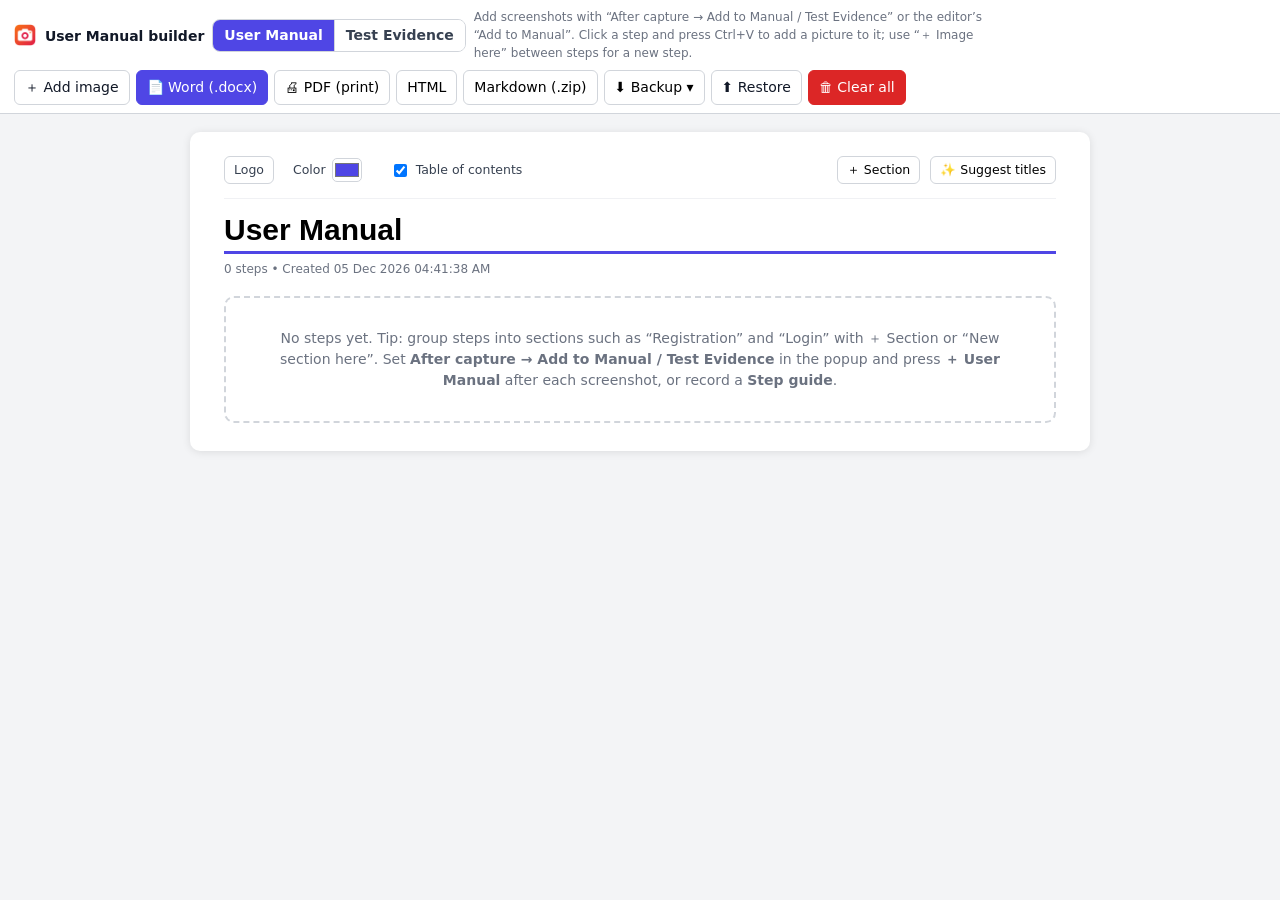
<file: manual/manual.html>
<!doctype html>
<html>
<head>
<meta charset="utf-8">
<link rel="icon" type="image/png" sizes="32x32" href="../icons/icon32.png">
<link rel="icon" type="image/png" sizes="16x16" href="../icons/icon16.png">
<meta name="viewport" content="width=device-width,initial-scale=1">
<title>User Manual — EvidenceKit</title>
<link rel="stylesheet" href="manual.css">
</head>
<body>
<div id="bar" class="noprint">
  <b class="ttl"><img class="appicon" src="../icons/icon48.png" alt="" width="48" height="48"> <span id="barTitle">User Manual builder</span></b>
  <div class="modeseg" role="group" aria-label="Document type">
    <button data-mode="manual" title="Step-by-step guide for users">User Manual</button>
    <button data-mode="evidence" title="Test cases with expected / actual result and Pass / Fail">Test Evidence</button>
  </div>
  <span class="hint" id="barHint">Add screenshots with “After capture → Add to Manual / Test Evidence” or the editor’s “Add to Manual”. Click a step and press Ctrl+V to add a picture to it; use “＋ Image here” between steps for a new step.</span>
  <span class="spacer"></span>
  <div class="btns">
    <label class="filebtn">＋ Add image<input type="file" id="addFile" accept="image/*" multiple hidden></label>
    <label class="scope" hidden>Export <select id="expScope"><option value="all">Whole manual</option></select></label>
    <label class="scope evonly" title="Which step pictures go into the exported evidence">Screenshots <select id="shotScope">
      <option value="all">All steps</option>
      <option value="key">Checkpoints + last step</option>
      <option value="none">None</option>
    </select></label>
    <button id="expDocx" class="primary" title="Word document with all pictures — opens in Word, Google Docs and LibreOffice">📄 Word (.docx)</button>
    <button id="expPdf">🖨 PDF (print)</button>
    <button id="expHtml">HTML</button>
    <button id="expMd">Markdown (.zip)</button>
    <span class="menuwrap">
      <button id="backupBtn" aria-haspopup="menu" aria-expanded="false" title="Save every step, section, picture and setting into one file (.zip or .json)">⬇ Backup ▾</button>
      <div id="backupMenu" class="menu" role="menu" hidden>
        <button data-fmt="zip" role="menuitem"><b>Backup as .zip</b><small>Smallest file. Pictures stay as image files inside.</small></button>
        <button data-fmt="json" role="menuitem"><b>Backup as .json</b><small>One text file with everything, pictures included. About ⅓ bigger.</small></button>
      </div>
    </span>
    <label class="filebtn" title="Load a backup .zip or .json (from this or another computer)">⬆ Restore<input type="file" id="restoreFile" accept=".zip,.json,application/zip,application/json" hidden></label>
    <button id="clearAll" class="danger">🗑 Clear all</button>
  </div>
</div>
<main>
  <div id="waiting" class="waiting noprint" hidden></div>
  <div class="brandrow noprint">
    <label class="filebtn sm" title="Shown at the top of the manual and in every export">Logo<input type="file" id="logoFile" accept="image/*" hidden></label>
    <button id="logoDel" class="sm" hidden>Remove logo</button>
    <label class="sm colorpick">Color <input type="color" id="brandColor" value="#4f46e5"></label>
    <label class="sm"><input type="checkbox" id="tocOn" checked> Table of contents</label>
    <span class="spacer"></span>
    <button id="addSection" class="sm" title="Add a section heading (e.g. Registration, Login) at the end">＋ Section</button>
    <button id="suggestAll" class="sm" title="Fill empty step titles from what was clicked or captured">✨ Suggest titles</button>
  </div>
  <div class="doc-head">
    <img id="logoImg" alt="" hidden>
    <input id="title" class="doc-title" value="User Manual" placeholder="Manual title">
  </div>
  <div id="meta" class="meta"></div>
  <section id="evInfo" class="evinfo evonly">
    <div class="evgrid">
      <label>Project / Module<input data-info="project" placeholder="e.g. ERP — Fixed Asset"></label>
      <label>Ticket / Release<input data-info="ticket" placeholder="e.g. FAHOV2-643"></label>
      <label>Build / Version<input data-info="build" placeholder="e.g. v2.4.1"></label>
      <label>Environment<input data-info="env" placeholder="e.g. UAT, Chrome 157, Windows 11"></label>
      <label>Tested by<input data-info="tester" placeholder="Your name"></label>
      <label>Test date<input data-info="date" placeholder="e.g. 22 Nov 2026"></label>
    </div>
    <div id="evSummary" class="evsum"></div>
  </section>
  <nav id="toc" class="toc" hidden></nav>
  <div id="steps"></div>
  <div id="empty" class="empty noprint">No steps yet. Tip: group steps into sections such as “Registration” and “Login” with ＋ Section or “New section here”. Set <b>After capture → Add to Manual / Test Evidence</b> in the popup and press <b>＋ User Manual</b> after each screenshot, or record a <b>Step guide</b>.</div>
</main>

<div id="edModal" class="modal noprint" hidden>
  <div class="mframe">
    <div class="mhead">
      <b>Edit image — Step <span id="edN"></span></b>
      <span class="hint">Press “Save to step” in the editor when you are done.</span>
      <button id="edClose">✕ Close</button>
    </div>
    <iframe id="edFrame" title="Editor"></iframe>
  </div>
</div>
<dialog id="restoreDlg" class="dlg">
  <h3>Restore a backup</h3>
  <p id="restoreInfo"></p>
  <label class="sm"><input type="checkbox" id="restoreSettings"> Also restore the extension settings from the backup</label>
  <div class="dlg-btns">
    <button id="restoreReplace" class="danger">Replace everything</button>
    <button id="restoreAdd" class="primary">Add to what I have</button>
    <button id="restoreCancel">Cancel</button>
  </div>
</dialog>
<div id="toast"></div>
<div id="okbar" role="status"><span class="okc">✓</span><div><div class="okt"></div><div class="okd"></div></div><button class="okx" id="okClose" title="Close">✕</button></div>
<script src="../lib/jszip.min.js"></script>
<script src="../lib/fabric.min.js"></script>
<script type="module" src="manual.js"></script>
</body>
</html>
</file>
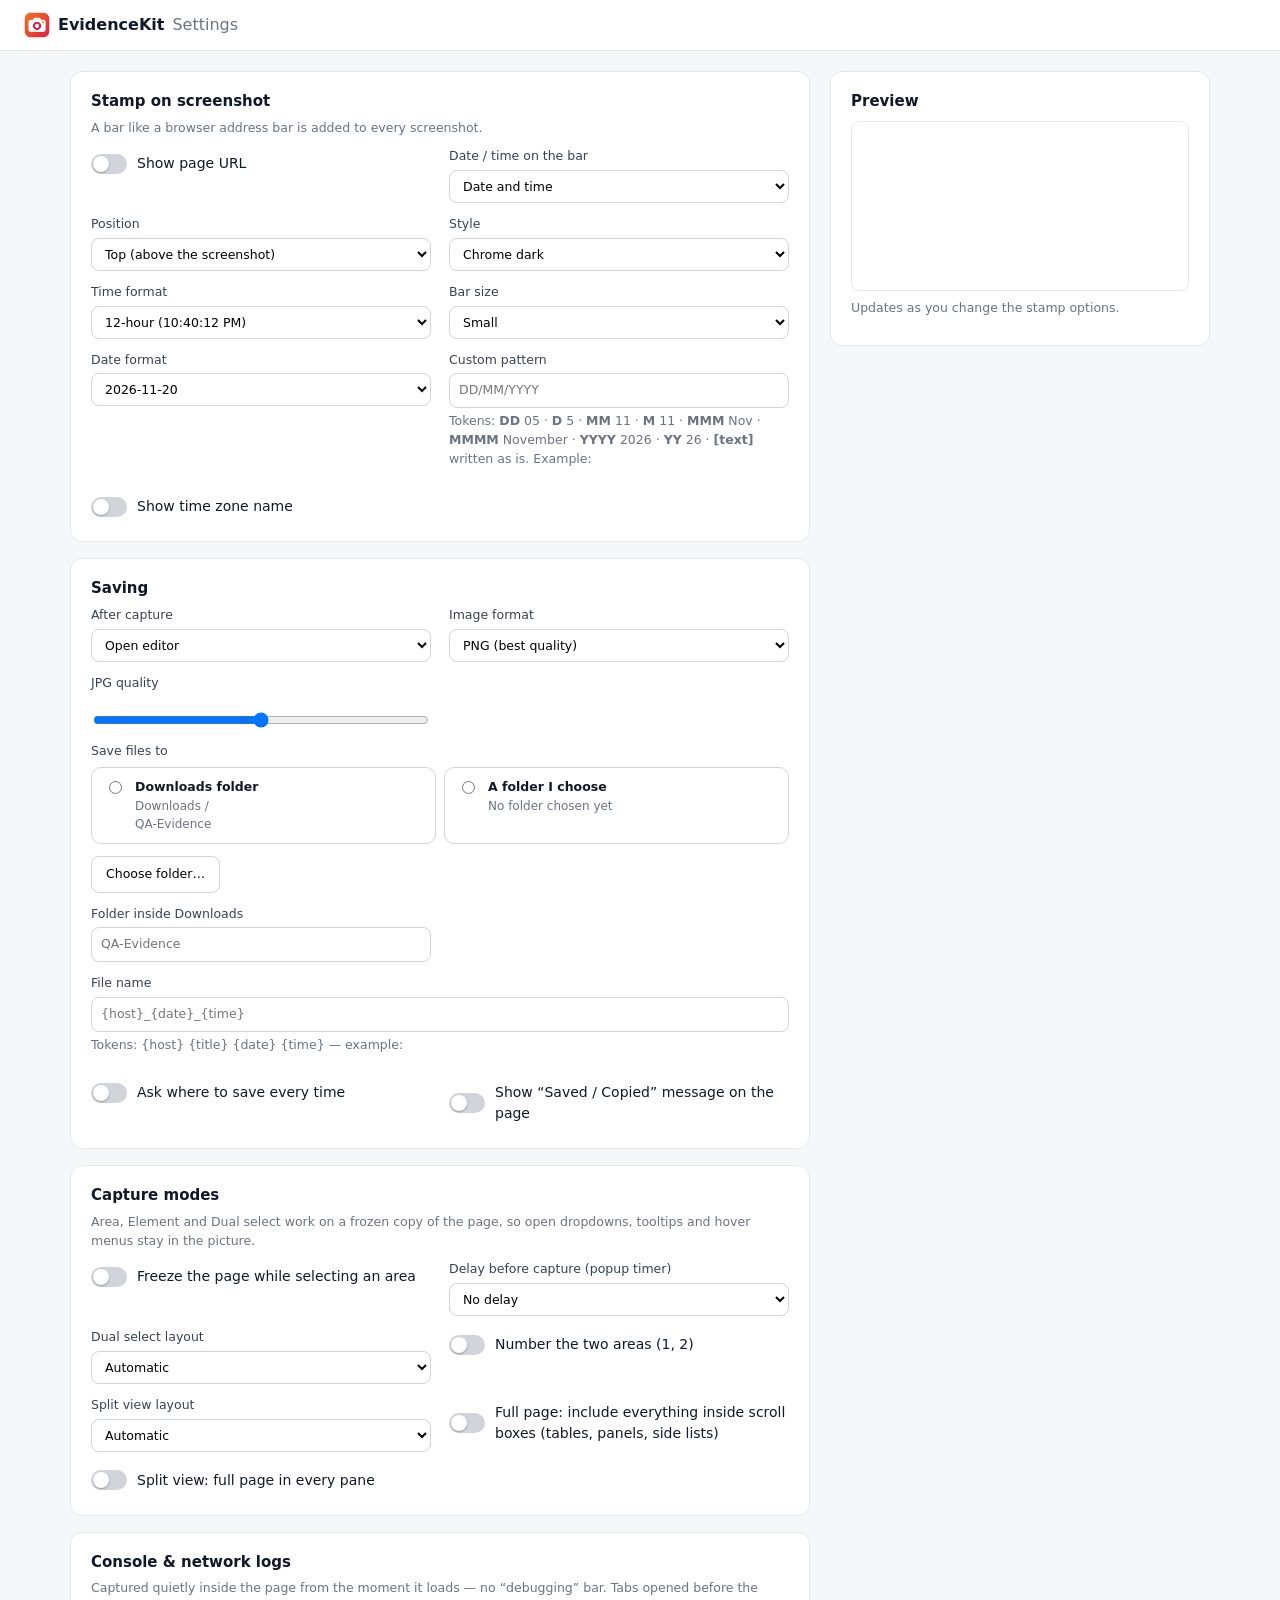
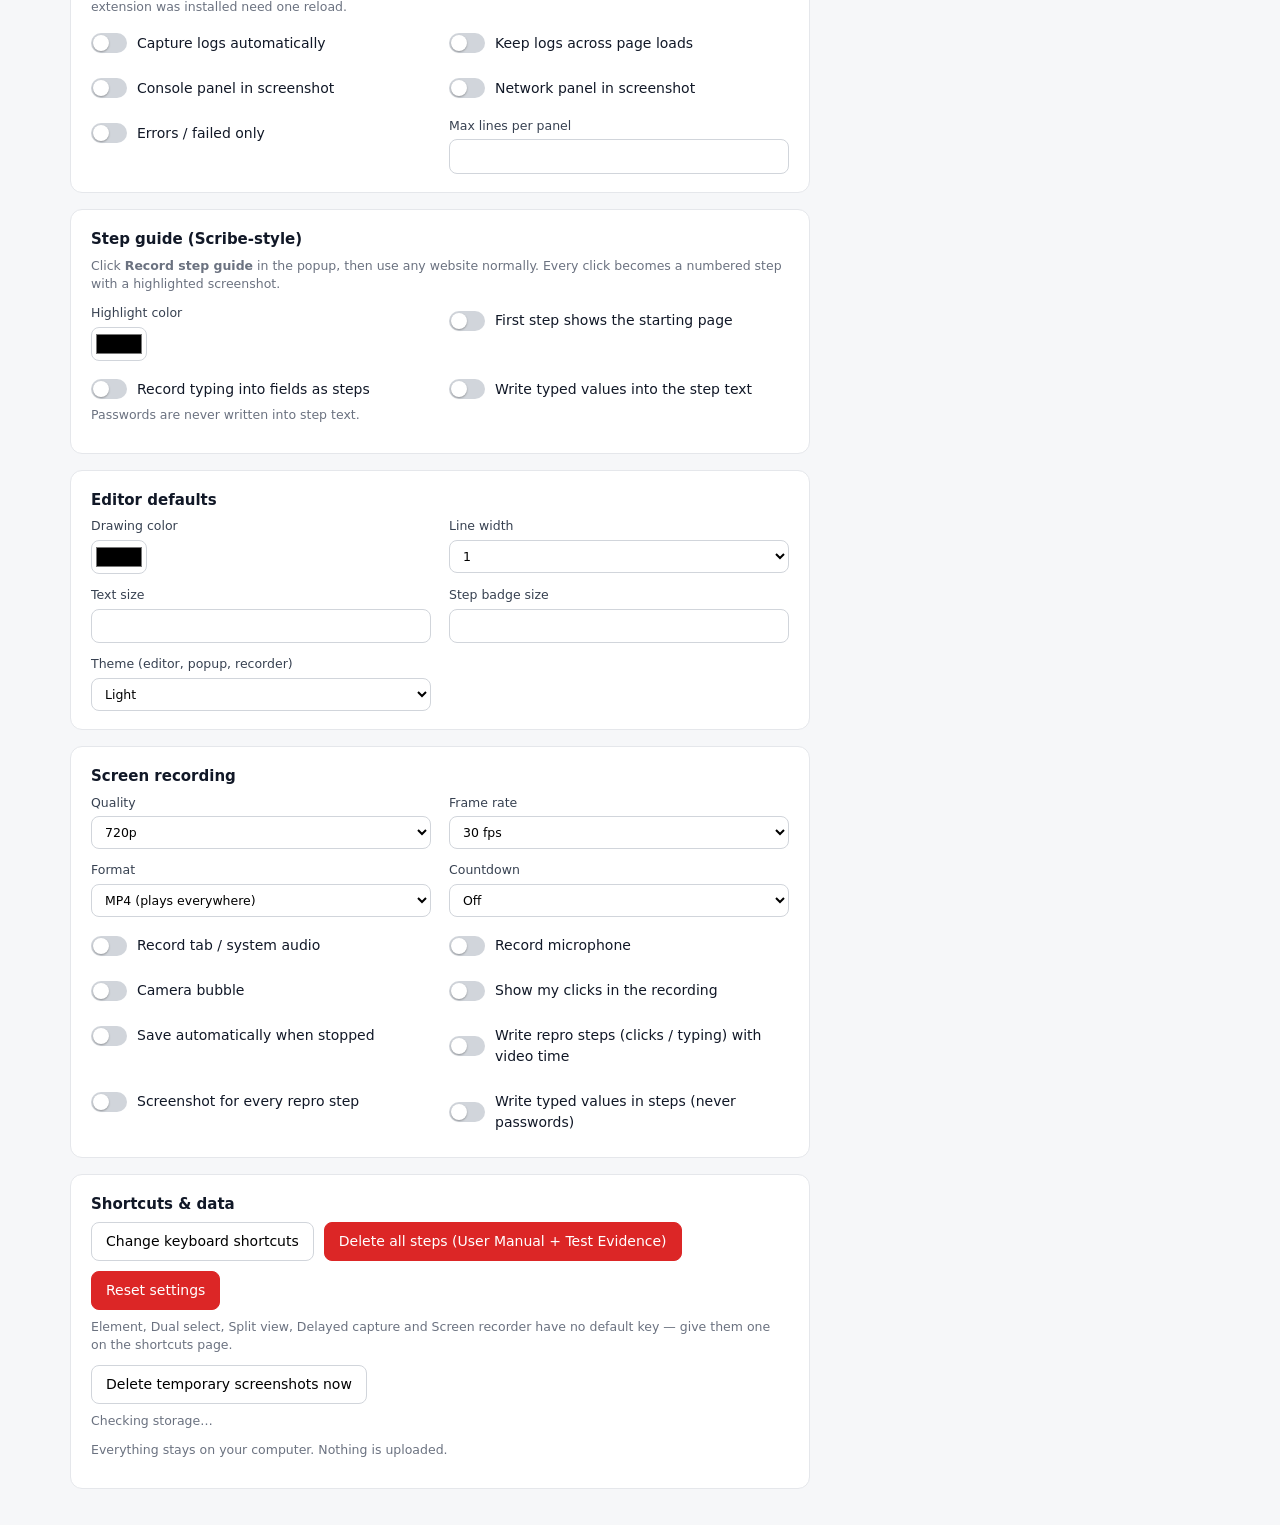
<file: options/options.html>
<!doctype html>
<html>
<head>
<meta charset="utf-8">
<link rel="icon" type="image/png" sizes="32x32" href="../icons/icon32.png">
<link rel="icon" type="image/png" sizes="16x16" href="../icons/icon16.png">
<title>EvidenceKit — Settings</title>
<link rel="stylesheet" href="options.css">
</head>
<body>
<svg width="0" height="0" style="position:absolute" aria-hidden="true">
<symbol id="i-camera" viewBox="0 0 24 24"><path d="M14.5 4h-5L7 7H4a2 2 0 0 0-2 2v9a2 2 0 0 0 2 2h16a2 2 0 0 0 2-2V9a2 2 0 0 0-2-2h-3l-2.5-3z"/><circle cx="12" cy="13" r="3"/></symbol>
<symbol id="i-monitor" viewBox="0 0 24 24"><rect width="20" height="14" x="2" y="3" rx="2"/><path d="M8 21h8M12 17v4"/></symbol>
<symbol id="i-scan" viewBox="0 0 24 24"><path d="M3 7V5a2 2 0 0 1 2-2h2M17 3h2a2 2 0 0 1 2 2v2M21 17v2a2 2 0 0 1-2 2h-2M7 21H5a2 2 0 0 1-2-2v-2"/><path d="M8 12h8"/></symbol>
<symbol id="i-page" viewBox="0 0 24 24"><path d="M14 2H6a2 2 0 0 0-2 2v16a2 2 0 0 0 2 2h12a2 2 0 0 0 2-2V8z"/><path d="M14 2v6h6M8 13h8M8 17h8"/></symbol>
<symbol id="i-video" viewBox="0 0 24 24"><path d="m16 13 5.2 3.5a.5.5 0 0 0 .8-.4V7.9a.5.5 0 0 0-.8-.4L16 11"/><rect x="2" y="6" width="14" height="12" rx="2"/></symbol>
<symbol id="i-guide" viewBox="0 0 24 24"><path d="M14 4.1 12 6M5.1 8l-2.9-.8M6 12l-1.9 2M7.2 2.2 8 5.1"/><path d="M9 9.7a.5.5 0 0 1 .7-.7l11 4.5a.5.5 0 0 1-.1.9l-4.3 1a1 1 0 0 0-.8.8l-1 4.3a.5.5 0 0 1-.9.1z"/></symbol>
<symbol id="i-book" viewBox="0 0 24 24"><path d="M12 7v14"/><path d="M3 18a1 1 0 0 1-1-1V4a1 1 0 0 1 1-1h5a4 4 0 0 1 4 4 4 4 0 0 1 4-4h5a1 1 0 0 1 1 1v13a1 1 0 0 1-1 1h-6a3 3 0 0 0-3 3 3 3 0 0 0-3-3z"/></symbol>
<symbol id="i-sliders" viewBox="0 0 24 24"><path d="M21 4h-7M10 4H3M21 12h-9M8 12H3M21 20h-5M12 20H3M14 2v4M8 10v4M16 18v4"/></symbol>
<symbol id="i-terminal" viewBox="0 0 24 24"><path d="m4 17 6-6-6-6M12 19h8"/></symbol>
<symbol id="i-select" viewBox="0 0 24 24"><path d="M4 4.7a.5.5 0 0 1 .7-.7l16 6.5a.5.5 0 0 1-.1.9l-6.1 1.6a2 2 0 0 0-1.4 1.4l-1.6 6.1a.5.5 0 0 1-.9.1z"/></symbol>
<symbol id="i-arrow" viewBox="0 0 24 24"><path d="M7 7h10v10M7 17 17 7"/></symbol>
<symbol id="i-line" viewBox="0 0 24 24"><path d="M5 19 19 5"/></symbol>
<symbol id="i-square" viewBox="0 0 24 24"><rect width="18" height="18" x="3" y="3" rx="2"/></symbol>
<symbol id="i-circle" viewBox="0 0 24 24"><circle cx="12" cy="12" r="9"/></symbol>
<symbol id="i-pen" viewBox="0 0 24 24"><path d="M21.2 6.8a1 1 0 0 0-4-4L3.8 16.2a2 2 0 0 0-.5.8L2 21.4a.5.5 0 0 0 .6.6l4.4-1.3a2 2 0 0 0 .8-.5z"/><path d="m15 5 4 4"/></symbol>
<symbol id="i-highlight" viewBox="0 0 24 24"><path d="m9 11-6 6v3h9l3-3"/><path d="m22 12-4.6 4.6a2 2 0 0 1-2.8 0l-5.2-5.2a2 2 0 0 1 0-2.8L14 4"/></symbol>
<symbol id="i-type" viewBox="0 0 24 24"><path d="M4 7V4h16v3M9 20h6M12 4v16"/></symbol>
<symbol id="i-badge" viewBox="0 0 24 24"><circle cx="12" cy="12" r="9"/><path d="m10 9.5 2-1.5v8"/></symbol>
<symbol id="i-blur" viewBox="0 0 24 24"><rect width="18" height="18" x="3" y="3" rx="2"/><path d="M3 9h18M3 15h18M9 3v18M15 3v18"/></symbol>
<symbol id="i-redact" viewBox="0 0 24 24"><rect x="3" y="8" width="18" height="8" rx="1.5" fill="currentColor"/></symbol>
<symbol id="i-crop" viewBox="0 0 24 24"><path d="M6 2v14a2 2 0 0 0 2 2h14M18 22V8a2 2 0 0 0-2-2H2"/></symbol>
<symbol id="i-undo" viewBox="0 0 24 24"><path d="M9 14 4 9l5-5"/><path d="M4 9h10.5a5.5 5.5 0 0 1 0 11H11"/></symbol>
<symbol id="i-redo" viewBox="0 0 24 24"><path d="m15 14 5-5-5-5"/><path d="M20 9H9.5a5.5 5.5 0 0 0 0 11H13"/></symbol>
<symbol id="i-copy" viewBox="0 0 24 24"><rect width="14" height="14" x="8" y="8" rx="2"/><path d="M4 16c-1.1 0-2-.9-2-2V4c0-1.1.9-2 2-2h10c1.1 0 2 .9 2 2"/></symbol>
<symbol id="i-download" viewBox="0 0 24 24"><path d="M21 15v4a2 2 0 0 1-2 2H5a2 2 0 0 1-2-2v-4M7 10l5 5 5-5M12 15V3"/></symbol>
<symbol id="i-trash" viewBox="0 0 24 24"><path d="M3 6h18M19 6v14c0 1-1 2-2 2H7c-1 0-2-1-2-2V6M8 6V4c0-1 1-2 2-2h4c1 0 2 1 2 2v2"/></symbol>
<symbol id="i-up" viewBox="0 0 24 24"><path d="m5 12 7-7 7 7M12 19V5"/></symbol>
<symbol id="i-down" viewBox="0 0 24 24"><path d="m19 12-7 7-7-7M12 5v14"/></symbol>
<symbol id="i-dup" viewBox="0 0 24 24"><rect width="13" height="13" x="9" y="9" rx="2"/><path d="M5 15H4a2 2 0 0 1-2-2V4a2 2 0 0 1 2-2h9a2 2 0 0 1 2 2v1"/></symbol>
<symbol id="i-panel" viewBox="0 0 24 24"><rect width="18" height="18" x="3" y="3" rx="2"/><path d="M15 3v18"/></symbol>
<symbol id="i-check" viewBox="0 0 24 24"><path d="M20 6 9 17l-5-5"/></symbol>
<symbol id="i-x" viewBox="0 0 24 24"><path d="M18 6 6 18M6 6l12 12"/></symbol>
<symbol id="i-chev" viewBox="0 0 24 24"><path d="m6 9 6 6 6-6"/></symbol>
<symbol id="i-plus" viewBox="0 0 24 24"><path d="M5 12h14M12 5v14"/></symbol>
<symbol id="i-minus" viewBox="0 0 24 24"><path d="M5 12h14"/></symbol>
<symbol id="i-stop" viewBox="0 0 24 24"><rect x="6" y="6" width="12" height="12" rx="1.5" fill="currentColor"/></symbol>
<symbol id="i-element" viewBox="0 0 24 24"><rect x="3" y="3" width="14" height="14" rx="2" stroke-dasharray="3 3"/><path d="M13 13l7.5 2.6-3.2 1.3-1.3 3.2z"/></symbol>
<symbol id="i-dual" viewBox="0 0 24 24"><rect x="2" y="5" width="9" height="14" rx="1.5"/><rect x="13" y="5" width="9" height="14" rx="1.5"/></symbol>
<symbol id="i-split" viewBox="0 0 24 24"><rect x="2" y="3" width="20" height="18" rx="2"/><path d="M9 3v18M15 3v18"/></symbol>
<symbol id="i-timer" viewBox="0 0 24 24"><circle cx="12" cy="13" r="8"/><path d="M12 9v4l2 2M10 2h4"/></symbol>
<symbol id="i-image" viewBox="0 0 24 24"><rect x="3" y="3" width="18" height="18" rx="2"/><circle cx="9" cy="9" r="2"/><path d="m21 15-3.1-3.1a2 2 0 0 0-2.8 0L6 21"/></symbol>
<symbol id="i-spot" viewBox="0 0 24 24"><rect x="2" y="2" width="20" height="20" rx="2" fill="currentColor" fill-opacity=".25"/><rect x="7" y="7" width="10" height="10" rx="1.5" fill="var(--bg-solid,#fff)"/></symbol>
<symbol id="i-zoom" viewBox="0 0 24 24"><circle cx="11" cy="11" r="7"/><path d="m21 21-4.3-4.3M11 8v6M8 11h6"/></symbol>
<symbol id="i-stamp" viewBox="0 0 24 24"><path d="M5 22h14M19.3 14.3A2.4 2.4 0 0 0 17.6 14H6.4a2.4 2.4 0 0 0-2.4 2.4V18h16v-1.6c0-.6-.3-1.3-.7-1.7zM9 14V8.5a3 3 0 1 1 6 0V14"/></symbol>
<symbol id="i-eraser" viewBox="0 0 24 24"><path d="m7 21-4.3-4.3a1 1 0 0 1 0-1.4l10-10a1 1 0 0 1 1.4 0l5.6 5.6a1 1 0 0 1 0 1.4L11 21M22 21H7M5 11l9 9"/></symbol>
<symbol id="i-pipette" viewBox="0 0 24 24"><path d="m2 22 1-1h3l9-9M3 21v-3l9-9M15 6l3.4-3.4a2.1 2.1 0 1 1 3 3L18 9l.4.4a2.1 2.1 0 1 1-3 3l-3.8-3.8a2.1 2.1 0 1 1 3-3z"/></symbol>
<symbol id="i-frame" viewBox="0 0 24 24"><rect x="2" y="2" width="20" height="20" rx="4"/><rect x="6" y="6" width="12" height="12" rx="1"/></symbol>
<symbol id="i-keyboard" viewBox="0 0 24 24"><rect x="2" y="5" width="20" height="14" rx="2"/><path d="M6 9h.01M10 9h.01M14 9h.01M18 9h.01M6 13h.01M18 13h.01M10 13h4M7 16h10"/></symbol>
<symbol id="i-moon" viewBox="0 0 24 24"><path d="M12 3a6 6 0 0 0 9 9 9 9 0 1 1-9-9z"/></symbol>
<symbol id="i-mic" viewBox="0 0 24 24"><rect x="9" y="2" width="6" height="12" rx="3"/><path d="M19 10v1a7 7 0 0 1-14 0v-1M12 18v4"/></symbol>
<symbol id="i-cam" viewBox="0 0 24 24"><circle cx="12" cy="10" r="7"/><circle cx="12" cy="10" r="3"/><path d="M8 21h8M12 17v4"/></symbol>
<symbol id="i-pause" viewBox="0 0 24 24"><rect x="6" y="4" width="4" height="16" rx="1"/><rect x="14" y="4" width="4" height="16" rx="1"/></symbol>
<symbol id="i-play" viewBox="0 0 24 24"><path d="M6 4v16l14-8z"/></symbol>
<symbol id="i-tab" viewBox="0 0 24 24"><rect x="2" y="4" width="20" height="16" rx="2"/><path d="M2 9h20M8 4v5"/></symbol>
<symbol id="i-window" viewBox="0 0 24 24"><rect x="3" y="3" width="18" height="18" rx="2"/><path d="M3 8h18M7 5.5h.01M10 5.5h.01"/></symbol>
<symbol id="i-rec" viewBox="0 0 24 24"><circle cx="12" cy="12" r="9"/><circle cx="12" cy="12" r="4" fill="currentColor"/></symbol>
<symbol id="i-hlbox" viewBox="0 0 24 24"><rect x="3" y="6" width="18" height="12" rx="2" fill="currentColor" fill-opacity=".3"/></symbol>
<symbol id="i-gear" viewBox="0 0 24 24"><circle cx="12" cy="12" r="3"/><path d="M19.4 15a1.7 1.7 0 0 0 .3 1.8l.1.1a2 2 0 1 1-2.8 2.8l-.1-.1a1.7 1.7 0 0 0-1.8-.3 1.7 1.7 0 0 0-1 1.5V21a2 2 0 1 1-4 0v-.1a1.7 1.7 0 0 0-1.1-1.5 1.7 1.7 0 0 0-1.8.3l-.1.1a2 2 0 1 1-2.8-2.8l.1-.1a1.7 1.7 0 0 0 .3-1.8 1.7 1.7 0 0 0-1.5-1H3a2 2 0 1 1 0-4h.1a1.7 1.7 0 0 0 1.5-1.1 1.7 1.7 0 0 0-.3-1.8l-.1-.1a2 2 0 1 1 2.8-2.8l.1.1a1.7 1.7 0 0 0 1.8.3H9a1.7 1.7 0 0 0 1-1.5V3a2 2 0 1 1 4 0v.1a1.7 1.7 0 0 0 1 1.5 1.7 1.7 0 0 0 1.8-.3l.1-.1a2 2 0 1 1 2.8 2.8l-.1.1a1.7 1.7 0 0 0-.3 1.8V9a1.7 1.7 0 0 0 1.5 1H21a2 2 0 1 1 0 4h-.1a1.7 1.7 0 0 0-1.5 1z"/></symbol>
<symbol id="i-help" viewBox="0 0 24 24"><circle cx="12" cy="12" r="10"/><path d="M9.1 9a3 3 0 0 1 5.8 1c0 2-3 3-3 3M12 17h.01"/></symbol>
<symbol id="i-scissors" viewBox="0 0 24 24"><circle cx="6" cy="6" r="3"/><circle cx="6" cy="18" r="3"/><path d="M20 4 8.1 15.9M14.5 14.5 20 20M8.1 8.1 12 12"/></symbol>
<symbol id="i-scrollbox" viewBox="0 0 24 24"><rect x="3" y="3" width="18" height="18" rx="2"/><path d="M17 7v10M15.5 9 17 7l1.5 2M15.5 15l1.5 2 1.5-2M6 8h7M6 12h7M6 16h7"/></symbol>
<symbol id="i-mobile" viewBox="0 0 24 24"><rect x="6" y="2" width="12" height="20" rx="2.5"/><path d="M11 18h2"/></symbol>
<symbol id="i-gif" viewBox="0 0 24 24"><rect x="2" y="5" width="20" height="14" rx="2"/><path d="M9.5 10H8a1.5 1.5 0 0 0-1.5 1.5v1A1.5 1.5 0 0 0 8 14h1.5v-2H8.5M12 10v4M15 14v-4h2.5M15 12h2"/></symbol>
<symbol id="i-list" viewBox="0 0 24 24"><path d="M9 6h11M9 12h11M9 18h11"/><circle cx="4.5" cy="6" r="1.2"/><circle cx="4.5" cy="12" r="1.2"/><circle cx="4.5" cy="18" r="1.2"/></symbol>
</svg>

<header>
  <div class="brand"><img class="appicon" src="../icons/icon48.png" alt="" width="48" height="48"> EvidenceKit <span class="sub">Settings</span></div>
  <div id="saved" class="saved">Saved ✓</div>
</header>

<div class="wrap">
  <div class="cols">
    <div class="left">

      <section class="card">
        <h2>Stamp on screenshot</h2>
        <p class="hint">A bar like a browser address bar is added to every screenshot.</p>
        <div class="grid">
          <label class="sw"><input type="checkbox" data-k="url"><i></i><b>Show page URL</b></label>
          <label class="f">Date / time on the bar
            <select id="dtSel"><option value="both">Date and time</option><option value="date">Date only</option><option value="time">Time only</option><option value="none">None</option></select></label>
          <label class="f">Position
            <select data-k="stampPos"><option value="top">Top (above the screenshot)</option><option value="bottom">Bottom</option></select></label>
          <label class="f">Style
            <select data-k="stampStyle"><option value="dark">Chrome dark</option><option value="light">Minimal light</option></select></label>
          <label class="f">Time format
            <select data-k="timeFormat"><option value="12">12-hour (10:40:12 PM)</option><option value="24">24-hour (22:40:12)</option></select></label>
          <label class="f">Bar size
            <select data-k="stampSize"><option value="s">Small</option><option value="m">Medium (automatic)</option><option value="l">Large</option><option value="xl">Extra large</option></select></label>
          <label class="f">Date format
            <select data-k="dateFormat">
              <option value="YYYY-MM-DD">2026-11-20</option><option value="DD-MM-YYYY">20-11-2026</option><option value="DD/MM/YYYY">20/11/2026</option>
              <option value="MM/DD/YYYY">11/20/2026</option><option value="DD MMM YYYY">20 Nov 2026</option><option value="MMM D, YYYY">Nov 20, 2026</option>
              <option value="custom">Custom pattern…</option>
            </select></label>
          <label class="f" id="customRow">Custom pattern
            <input type="text" data-k="dateCustom" placeholder="DD/MM/YYYY" spellcheck="false">
            <span class="mut">Tokens: <b>DD</b> 05 · <b>D</b> 5 · <b>MM</b> 11 · <b>M</b> 11 · <b>MMM</b> Nov · <b>MMMM</b> November · <b>YYYY</b> 2026 · <b>YY</b> 26 · <b>[text]</b> written as is. Example: <b id="dateEx"></b></span></label>
          <label class="sw"><input type="checkbox" data-k="showTz"><i></i><b>Show time zone name</b></label>
        </div>
      </section>

      <section class="card">
        <h2>Saving</h2>
        <div class="grid">
          <label class="f">After capture
            <select data-k="afterAction">
              <option value="edit">Open editor</option>
              <option value="saveedit">Save + open editor</option>
              <option value="save">Save to Downloads</option>
              <option value="copy">Copy to clipboard</option>
              <option value="copysave">Copy + save</option>
              <option value="manual">Add to User Manual</option>
            </select></label>
          <label class="f">Image format
            <select data-k="imageFormat"><option value="png">PNG (best quality)</option><option value="jpg">JPG (smaller file)</option></select></label>
          <label class="f">JPG quality <span id="qv" class="mut"></span>
            <input type="range" min="0.5" max="1" step="0.01" data-k="jpgQuality"></label>
          <div class="f wide">Save files to
            <div class="where">
              <label class="opt"><input type="radio" name="saveTarget" value="downloads"> <span><b>Downloads folder</b><small>Downloads / <span id="dlSub">QA-Evidence</span></small></span></label>
              <label class="opt" id="folderOpt"><input type="radio" name="saveTarget" value="folder"> <span><b>A folder I choose</b><small id="dirName">No folder chosen yet</small></span></label>
            </div>
            <div class="dirrow">
              <button id="pickDir" class="btn">Choose folder…</button>
              <button id="regrant" class="btn" hidden>Allow access again</button>
              <span id="dirState" class="mut"></span>
            </div>
          </div>
          <label class="f">Folder inside Downloads
            <input type="text" data-k="saveFolder" placeholder="QA-Evidence"></label>
          <label class="f wide">File name
            <input type="text" data-k="fileTemplate" placeholder="{host}_{date}_{time}">
            <span class="mut">Tokens: {host} {title} {date} {time} — example: <b id="fnEx"></b></span></label>
          <label class="sw"><input type="checkbox" data-k="saveAs"><i></i><b>Ask where to save every time</b></label>
          <label class="sw"><input type="checkbox" data-k="notify"><i></i><b>Show “Saved / Copied” message on the page</b></label>
        </div>
      </section>

      <section class="card">
        <h2>Capture modes</h2>
        <p class="hint">Area, Element and Dual select work on a frozen copy of the page, so open dropdowns, tooltips and hover menus stay in the picture.</p>
        <div class="grid">
          <label class="sw"><input type="checkbox" data-k="freezeArea"><i></i><b>Freeze the page while selecting an area</b></label>
          <label class="f">Delay before capture (popup timer)
            <select data-k="captureDelay"><option value="0">No delay</option><option value="3">3 seconds</option><option value="5">5 seconds</option><option value="10">10 seconds</option></select></label>
          <label class="f">Dual select layout
            <select data-k="dualLayout"><option value="auto">Automatic</option><option value="side">Side by side</option><option value="stack">One above the other</option></select></label>
          <label class="sw"><input type="checkbox" data-k="dualLabels"><i></i><b>Number the two areas (1, 2)</b></label>
          <label class="f">Split view layout
            <select data-k="splitLayout"><option value="auto">Automatic</option><option value="side">Side by side</option><option value="stack">Stacked</option><option value="grid">Grid</option></select></label>
          <label class="sw"><input type="checkbox" data-k="fullScrollAreas"><i></i><b>Full page: include everything inside scroll boxes (tables, panels, side lists)</b></label>
          <label class="sw"><input type="checkbox" data-k="splitFull"><i></i><b>Split view: full page in every pane</b></label>
        </div>
      </section>

      <section class="card">
        <h2>Console &amp; network logs</h2>
        <p class="hint">Captured quietly inside the page from the moment it loads — no “debugging” bar. Tabs opened before the extension was installed need one reload.</p>
        <div class="grid">
          <label class="sw"><input type="checkbox" data-k="autoLogs"><i></i><b>Capture logs automatically</b></label>
          <label class="sw"><input type="checkbox" data-k="keepLogs"><i></i><b>Keep logs across page loads</b></label>
          <label class="sw"><input type="checkbox" data-k="consoleInImg"><i></i><b>Console panel in screenshot</b></label>
          <label class="sw"><input type="checkbox" data-k="networkInImg"><i></i><b>Network panel in screenshot</b></label>
          <label class="sw"><input type="checkbox" data-k="logErrorsOnly"><i></i><b>Errors / failed only</b></label>
          <label class="f">Max lines per panel
            <input type="number" min="3" max="80" data-k="logLines"></label>
        </div>
      </section>

      <section class="card">
        <h2>Step guide (Scribe-style)</h2>
        <p class="hint">Click <b>Record step guide</b> in the popup, then use any website normally. Every click becomes a numbered step with a highlighted screenshot.</p>
        <div class="grid">
          <label class="f">Highlight color <input type="color" data-k="guideColor"></label>
          <label class="sw"><input type="checkbox" data-k="guideFirst"><i></i><b>First step shows the starting page</b></label>
          <label class="sw"><input type="checkbox" data-k="guideTyping"><i></i><b>Record typing into fields as steps</b></label>
          <label class="sw"><input type="checkbox" data-k="guideValues"><i></i><b>Write typed values into the step text</b></label>
        </div>
        <p class="mut">Passwords are never written into step text.</p>
      </section>

      <section class="card">
        <h2>Editor defaults</h2>
        <div class="grid">
          <label class="f">Drawing color <input type="color" data-k="editColor"></label>
          <label class="f">Line width <select data-k="editWidth"><option>1</option><option>2</option><option>3</option><option>4</option><option>6</option><option>8</option><option>12</option></select></label>
          <label class="f">Text size <input type="number" min="8" max="200" data-k="editFont"></label>
          <label class="f">Step badge size <input type="number" min="8" max="80" data-k="badgeSize"></label>
          <label class="f">Theme (editor, popup, recorder) <select data-k="theme"><option value="light">Light</option><option value="dark">Dark</option></select></label>
        </div>
      </section>

      <section class="card">
        <h2>Screen recording</h2>
        <div class="grid">
          <label class="f">Quality <select data-k="recQuality"><option value="720">720p</option><option value="1080">1080p (Full HD)</option><option value="1440">1440p</option><option value="2160">4K</option></select></label>
          <label class="f">Frame rate <select data-k="recFps"><option value="30">30 fps</option><option value="60">60 fps</option></select></label>
          <label class="f">Format <select data-k="recFormat"><option value="mp4">MP4 (plays everywhere)</option><option value="webm">WebM (smaller)</option></select></label>
          <label class="f">Countdown <select data-k="recCountdownSec"><option value="0">Off</option><option value="3">3 seconds</option><option value="5">5 seconds</option><option value="10">10 seconds</option></select></label>
          <label class="sw"><input type="checkbox" data-k="recSys"><i></i><b>Record tab / system audio</b></label>
          <label class="sw"><input type="checkbox" data-k="recMic"><i></i><b>Record microphone</b></label>
          <label class="sw"><input type="checkbox" data-k="recCamera"><i></i><b>Camera bubble</b></label>
          <label class="sw"><input type="checkbox" data-k="recClicks"><i></i><b>Show my clicks in the recording</b></label>
          <label class="sw"><input type="checkbox" data-k="recAutoSave"><i></i><b>Save automatically when stopped</b></label>
          <label class="sw"><input type="checkbox" data-k="recSteps"><i></i><b>Write repro steps (clicks / typing) with video time</b></label>
          <label class="sw"><input type="checkbox" data-k="recStepShots"><i></i><b>Screenshot for every repro step</b></label>
          <label class="sw"><input type="checkbox" data-k="recStepValues"><i></i><b>Write typed values in steps (never passwords)</b></label>
        </div>
      </section>

      <section class="card">
        <h2>Shortcuts &amp; data</h2>
        <div class="row">
          <button id="shortcuts" class="btn">Change keyboard shortcuts</button>
          <button id="clearSteps" class="btn danger">Delete all steps (User Manual + Test Evidence)</button>
          <button id="reset" class="btn danger">Reset settings</button>
        </div>
        <p class="mut">Element, Dual select, Split view, Delayed capture and Screen recorder have no default key — give them one on the shortcuts page.</p>
        <div class="row">
          <button id="clearTemp" class="btn" title="Screenshots kept for 24 hours for “Last capture” and the editor, and the pictures of screen-recorder repro steps. The User Manual and Test Evidence are not touched.">Delete temporary screenshots now</button>
        </div>
        <p class="mut" id="storageInfo">Checking storage…</p>
        <p class="mut">Everything stays on your computer. Nothing is uploaded.</p>
      </section>
    </div>

    <div class="right">
      <div class="sticky card">
        <h2>Preview</h2>
        <canvas id="pv"></canvas>
        <p class="mut">Updates as you change the stamp options.</p>
      </div>
    </div>
  </div>
</div>
<script type="module" src="options.js"></script>
</body>
</html>
</file>
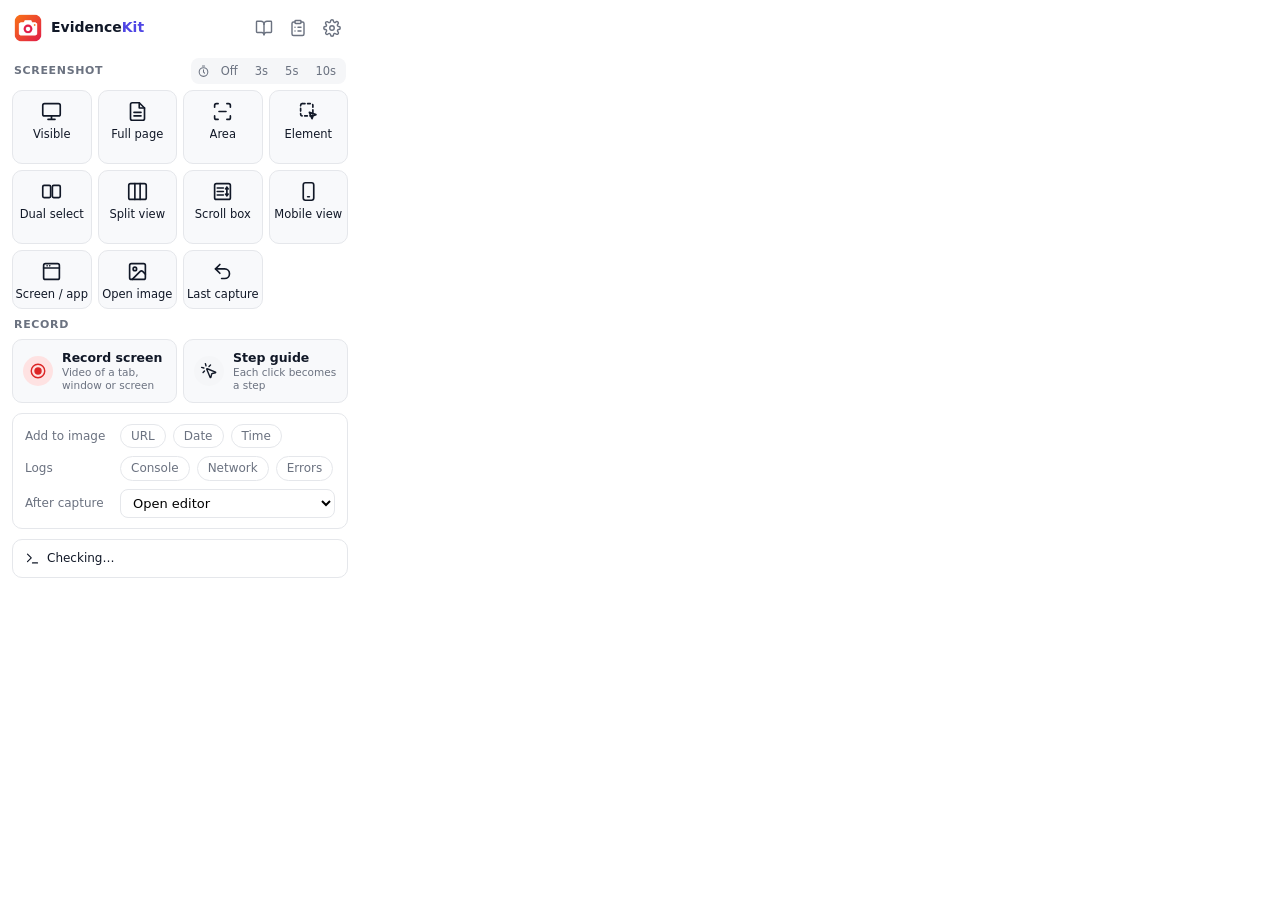
<file: popup/popup.html>
<!doctype html>
<html>
<head>
<meta charset="utf-8">
<link rel="icon" type="image/png" sizes="32x32" href="../icons/icon32.png">
<link rel="icon" type="image/png" sizes="16x16" href="../icons/icon16.png">
<title>EvidenceKit</title>
<link rel="stylesheet" href="popup.css">
</head>
<body>
<svg width="0" height="0" style="position:absolute" aria-hidden="true">
<symbol id="i-camera" viewBox="0 0 24 24"><path d="M14.5 4h-5L7 7H4a2 2 0 0 0-2 2v9a2 2 0 0 0 2 2h16a2 2 0 0 0 2-2V9a2 2 0 0 0-2-2h-3l-2.5-3z"/><circle cx="12" cy="13" r="3"/></symbol>
<symbol id="i-monitor" viewBox="0 0 24 24"><rect width="20" height="14" x="2" y="3" rx="2"/><path d="M8 21h8M12 17v4"/></symbol>
<symbol id="i-scan" viewBox="0 0 24 24"><path d="M3 7V5a2 2 0 0 1 2-2h2M17 3h2a2 2 0 0 1 2 2v2M21 17v2a2 2 0 0 1-2 2h-2M7 21H5a2 2 0 0 1-2-2v-2"/><path d="M8 12h8"/></symbol>
<symbol id="i-page" viewBox="0 0 24 24"><path d="M14 2H6a2 2 0 0 0-2 2v16a2 2 0 0 0 2 2h12a2 2 0 0 0 2-2V8z"/><path d="M14 2v6h6M8 13h8M8 17h8"/></symbol>
<symbol id="i-video" viewBox="0 0 24 24"><path d="m16 13 5.2 3.5a.5.5 0 0 0 .8-.4V7.9a.5.5 0 0 0-.8-.4L16 11"/><rect x="2" y="6" width="14" height="12" rx="2"/></symbol>
<symbol id="i-guide" viewBox="0 0 24 24"><path d="M14 4.1 12 6M5.1 8l-2.9-.8M6 12l-1.9 2M7.2 2.2 8 5.1"/><path d="M9 9.7a.5.5 0 0 1 .7-.7l11 4.5a.5.5 0 0 1-.1.9l-4.3 1a1 1 0 0 0-.8.8l-1 4.3a.5.5 0 0 1-.9.1z"/></symbol>
<symbol id="i-clipboard" viewBox="0 0 24 24"><rect width="8" height="4" x="8" y="2" rx="1"/><path d="M16 4h2a2 2 0 0 1 2 2v14a2 2 0 0 1-2 2H6a2 2 0 0 1-2-2V6a2 2 0 0 1 2-2h2M12 11h4M12 16h4M8 11h.01M8 16h.01"/></symbol>
<symbol id="i-book" viewBox="0 0 24 24"><path d="M12 7v14"/><path d="M3 18a1 1 0 0 1-1-1V4a1 1 0 0 1 1-1h5a4 4 0 0 1 4 4 4 4 0 0 1 4-4h5a1 1 0 0 1 1 1v13a1 1 0 0 1-1 1h-6a3 3 0 0 0-3 3 3 3 0 0 0-3-3z"/></symbol>
<symbol id="i-sliders" viewBox="0 0 24 24"><path d="M21 4h-7M10 4H3M21 12h-9M8 12H3M21 20h-5M12 20H3M14 2v4M8 10v4M16 18v4"/></symbol>
<symbol id="i-terminal" viewBox="0 0 24 24"><path d="m4 17 6-6-6-6M12 19h8"/></symbol>
<symbol id="i-select" viewBox="0 0 24 24"><path d="M4 4.7a.5.5 0 0 1 .7-.7l16 6.5a.5.5 0 0 1-.1.9l-6.1 1.6a2 2 0 0 0-1.4 1.4l-1.6 6.1a.5.5 0 0 1-.9.1z"/></symbol>
<symbol id="i-arrow" viewBox="0 0 24 24"><path d="M7 7h10v10M7 17 17 7"/></symbol>
<symbol id="i-line" viewBox="0 0 24 24"><path d="M5 19 19 5"/></symbol>
<symbol id="i-square" viewBox="0 0 24 24"><rect width="18" height="18" x="3" y="3" rx="2"/></symbol>
<symbol id="i-circle" viewBox="0 0 24 24"><circle cx="12" cy="12" r="9"/></symbol>
<symbol id="i-pen" viewBox="0 0 24 24"><path d="M21.2 6.8a1 1 0 0 0-4-4L3.8 16.2a2 2 0 0 0-.5.8L2 21.4a.5.5 0 0 0 .6.6l4.4-1.3a2 2 0 0 0 .8-.5z"/><path d="m15 5 4 4"/></symbol>
<symbol id="i-highlight" viewBox="0 0 24 24"><path d="m9 11-6 6v3h9l3-3"/><path d="m22 12-4.6 4.6a2 2 0 0 1-2.8 0l-5.2-5.2a2 2 0 0 1 0-2.8L14 4"/></symbol>
<symbol id="i-type" viewBox="0 0 24 24"><path d="M4 7V4h16v3M9 20h6M12 4v16"/></symbol>
<symbol id="i-badge" viewBox="0 0 24 24"><circle cx="12" cy="12" r="9"/><path d="m10 9.5 2-1.5v8"/></symbol>
<symbol id="i-blur" viewBox="0 0 24 24"><rect width="18" height="18" x="3" y="3" rx="2"/><path d="M3 9h18M3 15h18M9 3v18M15 3v18"/></symbol>
<symbol id="i-redact" viewBox="0 0 24 24"><rect x="3" y="8" width="18" height="8" rx="1.5" fill="currentColor"/></symbol>
<symbol id="i-crop" viewBox="0 0 24 24"><path d="M6 2v14a2 2 0 0 0 2 2h14M18 22V8a2 2 0 0 0-2-2H2"/></symbol>
<symbol id="i-undo" viewBox="0 0 24 24"><path d="M9 14 4 9l5-5"/><path d="M4 9h10.5a5.5 5.5 0 0 1 0 11H11"/></symbol>
<symbol id="i-redo" viewBox="0 0 24 24"><path d="m15 14 5-5-5-5"/><path d="M20 9H9.5a5.5 5.5 0 0 0 0 11H13"/></symbol>
<symbol id="i-copy" viewBox="0 0 24 24"><rect width="14" height="14" x="8" y="8" rx="2"/><path d="M4 16c-1.1 0-2-.9-2-2V4c0-1.1.9-2 2-2h10c1.1 0 2 .9 2 2"/></symbol>
<symbol id="i-download" viewBox="0 0 24 24"><path d="M21 15v4a2 2 0 0 1-2 2H5a2 2 0 0 1-2-2v-4M7 10l5 5 5-5M12 15V3"/></symbol>
<symbol id="i-trash" viewBox="0 0 24 24"><path d="M3 6h18M19 6v14c0 1-1 2-2 2H7c-1 0-2-1-2-2V6M8 6V4c0-1 1-2 2-2h4c1 0 2 1 2 2v2"/></symbol>
<symbol id="i-up" viewBox="0 0 24 24"><path d="m5 12 7-7 7 7M12 19V5"/></symbol>
<symbol id="i-down" viewBox="0 0 24 24"><path d="m19 12-7 7-7-7M12 5v14"/></symbol>
<symbol id="i-dup" viewBox="0 0 24 24"><rect width="13" height="13" x="9" y="9" rx="2"/><path d="M5 15H4a2 2 0 0 1-2-2V4a2 2 0 0 1 2-2h9a2 2 0 0 1 2 2v1"/></symbol>
<symbol id="i-panel" viewBox="0 0 24 24"><rect width="18" height="18" x="3" y="3" rx="2"/><path d="M15 3v18"/></symbol>
<symbol id="i-check" viewBox="0 0 24 24"><path d="M20 6 9 17l-5-5"/></symbol>
<symbol id="i-x" viewBox="0 0 24 24"><path d="M18 6 6 18M6 6l12 12"/></symbol>
<symbol id="i-chev" viewBox="0 0 24 24"><path d="m6 9 6 6 6-6"/></symbol>
<symbol id="i-plus" viewBox="0 0 24 24"><path d="M5 12h14M12 5v14"/></symbol>
<symbol id="i-minus" viewBox="0 0 24 24"><path d="M5 12h14"/></symbol>
<symbol id="i-stop" viewBox="0 0 24 24"><rect x="6" y="6" width="12" height="12" rx="1.5" fill="currentColor"/></symbol>
<symbol id="i-element" viewBox="0 0 24 24"><rect x="3" y="3" width="14" height="14" rx="2" stroke-dasharray="3 3"/><path d="M13 13l7.5 2.6-3.2 1.3-1.3 3.2z"/></symbol>
<symbol id="i-dual" viewBox="0 0 24 24"><rect x="2" y="5" width="9" height="14" rx="1.5"/><rect x="13" y="5" width="9" height="14" rx="1.5"/></symbol>
<symbol id="i-split" viewBox="0 0 24 24"><rect x="2" y="3" width="20" height="18" rx="2"/><path d="M9 3v18M15 3v18"/></symbol>
<symbol id="i-timer" viewBox="0 0 24 24"><circle cx="12" cy="13" r="8"/><path d="M12 9v4l2 2M10 2h4"/></symbol>
<symbol id="i-image" viewBox="0 0 24 24"><rect x="3" y="3" width="18" height="18" rx="2"/><circle cx="9" cy="9" r="2"/><path d="m21 15-3.1-3.1a2 2 0 0 0-2.8 0L6 21"/></symbol>
<symbol id="i-spot" viewBox="0 0 24 24"><rect x="2" y="2" width="20" height="20" rx="2" fill="currentColor" fill-opacity=".25"/><rect x="7" y="7" width="10" height="10" rx="1.5" fill="var(--bg-solid,#fff)"/></symbol>
<symbol id="i-zoom" viewBox="0 0 24 24"><circle cx="11" cy="11" r="7"/><path d="m21 21-4.3-4.3M11 8v6M8 11h6"/></symbol>
<symbol id="i-stamp" viewBox="0 0 24 24"><path d="M5 22h14M19.3 14.3A2.4 2.4 0 0 0 17.6 14H6.4a2.4 2.4 0 0 0-2.4 2.4V18h16v-1.6c0-.6-.3-1.3-.7-1.7zM9 14V8.5a3 3 0 1 1 6 0V14"/></symbol>
<symbol id="i-eraser" viewBox="0 0 24 24"><path d="m7 21-4.3-4.3a1 1 0 0 1 0-1.4l10-10a1 1 0 0 1 1.4 0l5.6 5.6a1 1 0 0 1 0 1.4L11 21M22 21H7M5 11l9 9"/></symbol>
<symbol id="i-pipette" viewBox="0 0 24 24"><path d="m2 22 1-1h3l9-9M3 21v-3l9-9M15 6l3.4-3.4a2.1 2.1 0 1 1 3 3L18 9l.4.4a2.1 2.1 0 1 1-3 3l-3.8-3.8a2.1 2.1 0 1 1 3-3z"/></symbol>
<symbol id="i-frame" viewBox="0 0 24 24"><rect x="2" y="2" width="20" height="20" rx="4"/><rect x="6" y="6" width="12" height="12" rx="1"/></symbol>
<symbol id="i-keyboard" viewBox="0 0 24 24"><rect x="2" y="5" width="20" height="14" rx="2"/><path d="M6 9h.01M10 9h.01M14 9h.01M18 9h.01M6 13h.01M18 13h.01M10 13h4M7 16h10"/></symbol>
<symbol id="i-moon" viewBox="0 0 24 24"><path d="M12 3a6 6 0 0 0 9 9 9 9 0 1 1-9-9z"/></symbol>
<symbol id="i-mic" viewBox="0 0 24 24"><rect x="9" y="2" width="6" height="12" rx="3"/><path d="M19 10v1a7 7 0 0 1-14 0v-1M12 18v4"/></symbol>
<symbol id="i-cam" viewBox="0 0 24 24"><circle cx="12" cy="10" r="7"/><circle cx="12" cy="10" r="3"/><path d="M8 21h8M12 17v4"/></symbol>
<symbol id="i-pause" viewBox="0 0 24 24"><rect x="6" y="4" width="4" height="16" rx="1"/><rect x="14" y="4" width="4" height="16" rx="1"/></symbol>
<symbol id="i-play" viewBox="0 0 24 24"><path d="M6 4v16l14-8z"/></symbol>
<symbol id="i-tab" viewBox="0 0 24 24"><rect x="2" y="4" width="20" height="16" rx="2"/><path d="M2 9h20M8 4v5"/></symbol>
<symbol id="i-window" viewBox="0 0 24 24"><rect x="3" y="3" width="18" height="18" rx="2"/><path d="M3 8h18M7 5.5h.01M10 5.5h.01"/></symbol>
<symbol id="i-rec" viewBox="0 0 24 24"><circle cx="12" cy="12" r="9"/><circle cx="12" cy="12" r="4" fill="currentColor"/></symbol>
<symbol id="i-hlbox" viewBox="0 0 24 24"><rect x="3" y="6" width="18" height="12" rx="2" fill="currentColor" fill-opacity=".3"/></symbol>
<symbol id="i-gear" viewBox="0 0 24 24"><circle cx="12" cy="12" r="3"/><path d="M19.4 15a1.7 1.7 0 0 0 .3 1.8l.1.1a2 2 0 1 1-2.8 2.8l-.1-.1a1.7 1.7 0 0 0-1.8-.3 1.7 1.7 0 0 0-1 1.5V21a2 2 0 1 1-4 0v-.1a1.7 1.7 0 0 0-1.1-1.5 1.7 1.7 0 0 0-1.8.3l-.1.1a2 2 0 1 1-2.8-2.8l.1-.1a1.7 1.7 0 0 0 .3-1.8 1.7 1.7 0 0 0-1.5-1H3a2 2 0 1 1 0-4h.1a1.7 1.7 0 0 0 1.5-1.1 1.7 1.7 0 0 0-.3-1.8l-.1-.1a2 2 0 1 1 2.8-2.8l.1.1a1.7 1.7 0 0 0 1.8.3H9a1.7 1.7 0 0 0 1-1.5V3a2 2 0 1 1 4 0v.1a1.7 1.7 0 0 0 1 1.5 1.7 1.7 0 0 0 1.8-.3l.1-.1a2 2 0 1 1 2.8 2.8l-.1.1a1.7 1.7 0 0 0-.3 1.8V9a1.7 1.7 0 0 0 1.5 1H21a2 2 0 1 1 0 4h-.1a1.7 1.7 0 0 0-1.5 1z"/></symbol>
<symbol id="i-help" viewBox="0 0 24 24"><circle cx="12" cy="12" r="10"/><path d="M9.1 9a3 3 0 0 1 5.8 1c0 2-3 3-3 3M12 17h.01"/></symbol>
<symbol id="i-scissors" viewBox="0 0 24 24"><circle cx="6" cy="6" r="3"/><circle cx="6" cy="18" r="3"/><path d="M20 4 8.1 15.9M14.5 14.5 20 20M8.1 8.1 12 12"/></symbol>
<symbol id="i-scrollbox" viewBox="0 0 24 24"><rect x="3" y="3" width="18" height="18" rx="2"/><path d="M17 7v10M15.5 9 17 7l1.5 2M15.5 15l1.5 2 1.5-2M6 8h7M6 12h7M6 16h7"/></symbol>
<symbol id="i-mobile" viewBox="0 0 24 24"><rect x="6" y="2" width="12" height="20" rx="2.5"/><path d="M11 18h2"/></symbol>
<symbol id="i-gif" viewBox="0 0 24 24"><rect x="2" y="5" width="20" height="14" rx="2"/><path d="M9.5 10H8a1.5 1.5 0 0 0-1.5 1.5v1A1.5 1.5 0 0 0 8 14h1.5v-2H8.5M12 10v4M15 14v-4h2.5M15 12h2"/></symbol>
<symbol id="i-list" viewBox="0 0 24 24"><path d="M9 6h11M9 12h11M9 18h11"/><circle cx="4.5" cy="6" r="1.2"/><circle cx="4.5" cy="12" r="1.2"/><circle cx="4.5" cy="18" r="1.2"/></symbol>
</svg>

<div id="home">
  <div class="top">
    <div class="brand"><img class="appicon" src="../icons/icon48.png" alt="" width="48" height="48"><span>Evidence<b>Kit</b></span></div>
    <div class="tools">
      <button id="waitBtn" class="waitchip" hidden></button>
      <button id="manual" class="icon" title="User Manual"><svg class="i"><use href="#i-book"/></svg><span id="stepCount" class="dot"></span></button>
      <button id="evidence" class="icon" title="Test Evidence"><svg class="i"><use href="#i-clipboard"/></svg><span id="evCount" class="dot ev"></span></button>
      <button id="settings" class="icon" title="Settings"><svg class="i"><use href="#i-gear"/></svg></button>
    </div>
  </div>

  <div id="err" class="err"></div>

  <div class="sec-h"><span>Screenshot</span>
    <div class="seg" id="delaySeg" title="Wait before capturing (open a menu meanwhile)">
      <svg class="i xs"><use href="#i-timer"/></svg>
      <button data-d="0">Off</button><button data-d="3">3s</button><button data-d="5">5s</button><button data-d="10">10s</button>
    </div>
  </div>
  <div class="grid">
    <button class="tile" data-cap="visible" title="Capture what you see now"><svg class="i"><use href="#i-monitor"/></svg><span>Visible</span><kbd data-cmd="capture-visible"></kbd></button>
    <button class="tile" data-cap="full" title="Scroll and capture the whole page"><svg class="i"><use href="#i-page"/></svg><span>Full page</span><kbd data-cmd="capture-full"></kbd></button>
    <button class="tile" data-cap="area" title="Drag to select part of the page"><svg class="i"><use href="#i-scan"/></svg><span>Area</span><kbd data-cmd="capture-area"></kbd></button>
    <button class="tile" data-cap="element" title="Hover a button, card or table and click it"><svg class="i"><use href="#i-element"/></svg><span>Element</span><kbd data-cmd="capture-element"></kbd></button>
    <button class="tile" data-cap="dual" title="Select two areas — they are joined into one image"><svg class="i"><use href="#i-dual"/></svg><span>Dual select</span></button>
    <button class="tile" id="splitBtn" title="Several windows or tabs side by side in one image"><svg class="i"><use href="#i-split"/></svg><span>Split view</span></button>
    <button class="tile" data-cap="scroll" title="A list, table, chat or frame that scrolls (up/down or sideways), captured in full"><svg class="i"><use href="#i-scrollbox"/></svg><span>Scroll box</span><kbd data-cmd="capture-scroll"></kbd></button>
    <button class="tile" id="mobileBtn" title="See the page at phone / tablet size"><svg class="i"><use href="#i-mobile"/></svg><span>Mobile view</span></button>
    <button class="tile" id="screenShot" title="Screenshot of the whole screen or another app window"><svg class="i"><use href="#i-window"/></svg><span>Screen / app</span></button>
    <button class="tile" id="openImage" title="Annotate an image from your computer or clipboard"><svg class="i"><use href="#i-image"/></svg><span>Open image</span></button>
    <button class="tile" id="lastShot" title="Open the last screenshot in the editor again"><svg class="i"><use href="#i-undo"/></svg><span>Last capture</span></button>
  </div>

  <div class="sec-h"><span>Record</span></div>
  <div class="recs">
    <button class="big rec" id="rec"><span class="ic"><svg class="i"><use href="#i-rec"/></svg></span><span class="t"><b>Record screen</b><small>Video of a tab, window or screen</small></span></button>
    <button class="big" id="guide"><span class="ic"><svg class="i"><use href="#i-guide"/></svg></span><span class="t"><b id="guideText">Step guide</b><small id="guideSub">Each click becomes a step</small></span><kbd data-cmd="record-guide"></kbd></button>
  </div>

  <div class="card">
    <div class="line">
      <span class="lbl">Add to image</span>
      <label class="chip"><input type="checkbox" id="url"><span>URL</span></label>
      <label class="chip"><input type="checkbox" id="dDate"><span>Date</span></label>
      <label class="chip"><input type="checkbox" id="dTime"><span>Time</span></label>
    </div>
    <div class="line">
      <span class="lbl">Logs</span>
      <label class="chip"><input type="checkbox" id="consoleInImg"><span>Console</span></label>
      <label class="chip"><input type="checkbox" id="networkInImg"><span>Network</span></label>
      <label class="chip" title="Only errors and failed requests"><input type="checkbox" id="logErrorsOnly"><span>Errors</span></label>
    </div>
    <div class="line">
      <span class="lbl">After capture</span>
      <select id="afterAction">
        <option value="edit">Open editor</option>
        <option value="saveedit">Save + open editor</option>
        <option value="save">Save to Downloads</option>
        <option value="copy">Copy to clipboard</option>
        <option value="copysave">Copy + save</option>
        <option value="manual">Add to Manual / Test Evidence</option>
      </select>
    </div>
  </div>

  <div class="card logs">
    <div class="line">
      <svg class="i s"><use href="#i-terminal"/></svg>
      <span id="logText" class="grow">Checking…</span>
      <button id="logReload" class="mini" style="display:none">Reload tab</button>
    </div>
  </div>
</div>

<!-- mobile / responsive chooser -->
<div id="mobile" hidden>
  <div class="top">
    <button id="mobileBack" class="icon" title="Back"><svg class="i" style="transform:rotate(90deg)"><use href="#i-chev"/></svg></button>
    <div class="brand"><span>Mobile view</span></div>
    <span style="width:30px"></span>
  </div>
  <div class="pad">
    <p class="help">The browser window is resized to the device size for a moment, captured, then put back. (Page width and layout change like on the device; it is not a full phone emulation.)</p>
    <div id="devList" class="devs"></div>
    <div class="line" id="customRow">
      <span class="lbl">Custom size</span>
      <input type="number" id="devW" min="240" max="3840" class="num"> <span class="x">×</span> <input type="number" id="devH" min="240" max="2160" class="num">
    </div>
    <label class="tog"><input type="checkbox" id="mobileFull"><i></i><span>Full page (scroll the whole page)</span></label>
    <button id="mobileGo" class="primary">Capture</button>
  </div>
</div>

<!-- split view chooser -->
<div id="split" hidden>
  <div class="top">
    <button id="splitBack" class="icon" title="Back"><svg class="i" style="transform:rotate(90deg)"><use href="#i-chev"/></svg></button>
    <div class="brand"><span>Split view</span></div>
    <span style="width:30px"></span>
  </div>
  <div class="pad">
    <p class="help" id="srcHelp">Tick 2–6 tabs from any window. Each one is shown for a moment and captured, then your current tab comes back.</p>
    <div id="tabList" class="tablist"></div>
    <div class="line">
      <span class="lbl">Layout</span>
      <div class="seg" id="laySeg"><button data-l="auto">Auto</button><button data-l="side">Side by side</button><button data-l="stack">Stacked</button><button data-l="grid">Grid</button></div>
    </div>
    <label class="tog"><input type="checkbox" id="splitFull"><i></i><span>Full page in every pane</span></label>
    <button id="splitGo" class="primary">Capture split view</button>
  </div>
</div>

<script type="module" src="popup.js"></script>
</body>
</html>
</file>
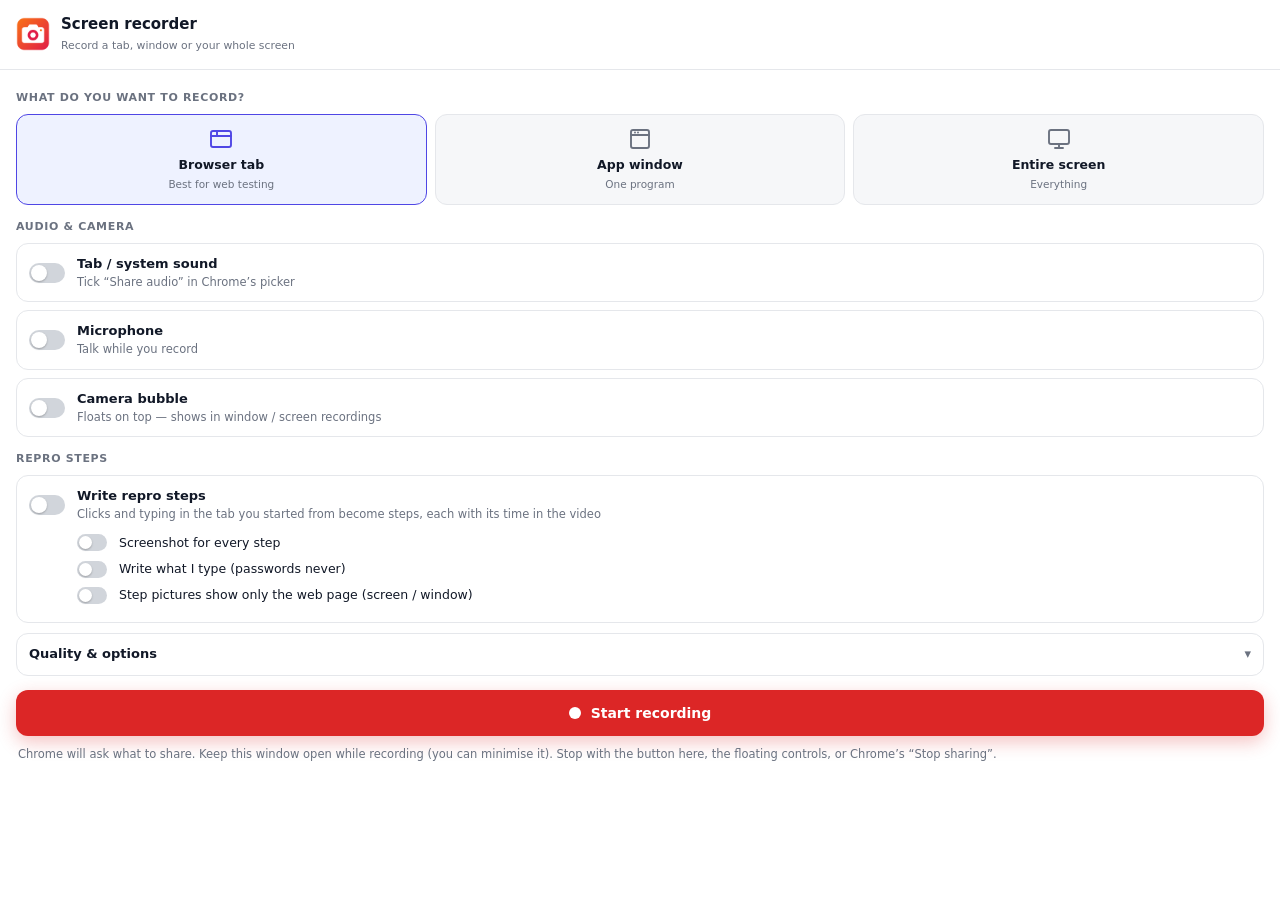
<file: recorder/recorder.html>
<!doctype html>
<html>
<head>
<meta charset="utf-8">
<link rel="icon" type="image/png" sizes="32x32" href="../icons/icon32.png">
<link rel="icon" type="image/png" sizes="16x16" href="../icons/icon16.png">
<title>Screen Recorder — EvidenceKit</title>
<link rel="stylesheet" href="recorder.css">
</head>
<body>
<svg width="0" height="0" style="position:absolute" aria-hidden="true">
<symbol id="i-camera" viewBox="0 0 24 24"><path d="M14.5 4h-5L7 7H4a2 2 0 0 0-2 2v9a2 2 0 0 0 2 2h16a2 2 0 0 0 2-2V9a2 2 0 0 0-2-2h-3l-2.5-3z"/><circle cx="12" cy="13" r="3"/></symbol>
<symbol id="i-monitor" viewBox="0 0 24 24"><rect width="20" height="14" x="2" y="3" rx="2"/><path d="M8 21h8M12 17v4"/></symbol>
<symbol id="i-scan" viewBox="0 0 24 24"><path d="M3 7V5a2 2 0 0 1 2-2h2M17 3h2a2 2 0 0 1 2 2v2M21 17v2a2 2 0 0 1-2 2h-2M7 21H5a2 2 0 0 1-2-2v-2"/><path d="M8 12h8"/></symbol>
<symbol id="i-page" viewBox="0 0 24 24"><path d="M14 2H6a2 2 0 0 0-2 2v16a2 2 0 0 0 2 2h12a2 2 0 0 0 2-2V8z"/><path d="M14 2v6h6M8 13h8M8 17h8"/></symbol>
<symbol id="i-video" viewBox="0 0 24 24"><path d="m16 13 5.2 3.5a.5.5 0 0 0 .8-.4V7.9a.5.5 0 0 0-.8-.4L16 11"/><rect x="2" y="6" width="14" height="12" rx="2"/></symbol>
<symbol id="i-guide" viewBox="0 0 24 24"><path d="M14 4.1 12 6M5.1 8l-2.9-.8M6 12l-1.9 2M7.2 2.2 8 5.1"/><path d="M9 9.7a.5.5 0 0 1 .7-.7l11 4.5a.5.5 0 0 1-.1.9l-4.3 1a1 1 0 0 0-.8.8l-1 4.3a.5.5 0 0 1-.9.1z"/></symbol>
<symbol id="i-book" viewBox="0 0 24 24"><path d="M12 7v14"/><path d="M3 18a1 1 0 0 1-1-1V4a1 1 0 0 1 1-1h5a4 4 0 0 1 4 4 4 4 0 0 1 4-4h5a1 1 0 0 1 1 1v13a1 1 0 0 1-1 1h-6a3 3 0 0 0-3 3 3 3 0 0 0-3-3z"/></symbol>
<symbol id="i-sliders" viewBox="0 0 24 24"><path d="M21 4h-7M10 4H3M21 12h-9M8 12H3M21 20h-5M12 20H3M14 2v4M8 10v4M16 18v4"/></symbol>
<symbol id="i-terminal" viewBox="0 0 24 24"><path d="m4 17 6-6-6-6M12 19h8"/></symbol>
<symbol id="i-select" viewBox="0 0 24 24"><path d="M4 4.7a.5.5 0 0 1 .7-.7l16 6.5a.5.5 0 0 1-.1.9l-6.1 1.6a2 2 0 0 0-1.4 1.4l-1.6 6.1a.5.5 0 0 1-.9.1z"/></symbol>
<symbol id="i-arrow" viewBox="0 0 24 24"><path d="M7 7h10v10M7 17 17 7"/></symbol>
<symbol id="i-line" viewBox="0 0 24 24"><path d="M5 19 19 5"/></symbol>
<symbol id="i-square" viewBox="0 0 24 24"><rect width="18" height="18" x="3" y="3" rx="2"/></symbol>
<symbol id="i-circle" viewBox="0 0 24 24"><circle cx="12" cy="12" r="9"/></symbol>
<symbol id="i-pen" viewBox="0 0 24 24"><path d="M21.2 6.8a1 1 0 0 0-4-4L3.8 16.2a2 2 0 0 0-.5.8L2 21.4a.5.5 0 0 0 .6.6l4.4-1.3a2 2 0 0 0 .8-.5z"/><path d="m15 5 4 4"/></symbol>
<symbol id="i-highlight" viewBox="0 0 24 24"><path d="m9 11-6 6v3h9l3-3"/><path d="m22 12-4.6 4.6a2 2 0 0 1-2.8 0l-5.2-5.2a2 2 0 0 1 0-2.8L14 4"/></symbol>
<symbol id="i-type" viewBox="0 0 24 24"><path d="M4 7V4h16v3M9 20h6M12 4v16"/></symbol>
<symbol id="i-badge" viewBox="0 0 24 24"><circle cx="12" cy="12" r="9"/><path d="m10 9.5 2-1.5v8"/></symbol>
<symbol id="i-blur" viewBox="0 0 24 24"><rect width="18" height="18" x="3" y="3" rx="2"/><path d="M3 9h18M3 15h18M9 3v18M15 3v18"/></symbol>
<symbol id="i-redact" viewBox="0 0 24 24"><rect x="3" y="8" width="18" height="8" rx="1.5" fill="currentColor"/></symbol>
<symbol id="i-crop" viewBox="0 0 24 24"><path d="M6 2v14a2 2 0 0 0 2 2h14M18 22V8a2 2 0 0 0-2-2H2"/></symbol>
<symbol id="i-undo" viewBox="0 0 24 24"><path d="M9 14 4 9l5-5"/><path d="M4 9h10.5a5.5 5.5 0 0 1 0 11H11"/></symbol>
<symbol id="i-redo" viewBox="0 0 24 24"><path d="m15 14 5-5-5-5"/><path d="M20 9H9.5a5.5 5.5 0 0 0 0 11H13"/></symbol>
<symbol id="i-copy" viewBox="0 0 24 24"><rect width="14" height="14" x="8" y="8" rx="2"/><path d="M4 16c-1.1 0-2-.9-2-2V4c0-1.1.9-2 2-2h10c1.1 0 2 .9 2 2"/></symbol>
<symbol id="i-download" viewBox="0 0 24 24"><path d="M21 15v4a2 2 0 0 1-2 2H5a2 2 0 0 1-2-2v-4M7 10l5 5 5-5M12 15V3"/></symbol>
<symbol id="i-trash" viewBox="0 0 24 24"><path d="M3 6h18M19 6v14c0 1-1 2-2 2H7c-1 0-2-1-2-2V6M8 6V4c0-1 1-2 2-2h4c1 0 2 1 2 2v2"/></symbol>
<symbol id="i-up" viewBox="0 0 24 24"><path d="m5 12 7-7 7 7M12 19V5"/></symbol>
<symbol id="i-down" viewBox="0 0 24 24"><path d="m19 12-7 7-7-7M12 5v14"/></symbol>
<symbol id="i-dup" viewBox="0 0 24 24"><rect width="13" height="13" x="9" y="9" rx="2"/><path d="M5 15H4a2 2 0 0 1-2-2V4a2 2 0 0 1 2-2h9a2 2 0 0 1 2 2v1"/></symbol>
<symbol id="i-panel" viewBox="0 0 24 24"><rect width="18" height="18" x="3" y="3" rx="2"/><path d="M15 3v18"/></symbol>
<symbol id="i-check" viewBox="0 0 24 24"><path d="M20 6 9 17l-5-5"/></symbol>
<symbol id="i-x" viewBox="0 0 24 24"><path d="M18 6 6 18M6 6l12 12"/></symbol>
<symbol id="i-chev" viewBox="0 0 24 24"><path d="m6 9 6 6 6-6"/></symbol>
<symbol id="i-plus" viewBox="0 0 24 24"><path d="M5 12h14M12 5v14"/></symbol>
<symbol id="i-minus" viewBox="0 0 24 24"><path d="M5 12h14"/></symbol>
<symbol id="i-stop" viewBox="0 0 24 24"><rect x="6" y="6" width="12" height="12" rx="1.5" fill="currentColor"/></symbol>
<symbol id="i-element" viewBox="0 0 24 24"><rect x="3" y="3" width="14" height="14" rx="2" stroke-dasharray="3 3"/><path d="M13 13l7.5 2.6-3.2 1.3-1.3 3.2z"/></symbol>
<symbol id="i-dual" viewBox="0 0 24 24"><rect x="2" y="5" width="9" height="14" rx="1.5"/><rect x="13" y="5" width="9" height="14" rx="1.5"/></symbol>
<symbol id="i-split" viewBox="0 0 24 24"><rect x="2" y="3" width="20" height="18" rx="2"/><path d="M9 3v18M15 3v18"/></symbol>
<symbol id="i-timer" viewBox="0 0 24 24"><circle cx="12" cy="13" r="8"/><path d="M12 9v4l2 2M10 2h4"/></symbol>
<symbol id="i-image" viewBox="0 0 24 24"><rect x="3" y="3" width="18" height="18" rx="2"/><circle cx="9" cy="9" r="2"/><path d="m21 15-3.1-3.1a2 2 0 0 0-2.8 0L6 21"/></symbol>
<symbol id="i-spot" viewBox="0 0 24 24"><rect x="2" y="2" width="20" height="20" rx="2" fill="currentColor" fill-opacity=".25"/><rect x="7" y="7" width="10" height="10" rx="1.5" fill="var(--bg-solid,#fff)"/></symbol>
<symbol id="i-zoom" viewBox="0 0 24 24"><circle cx="11" cy="11" r="7"/><path d="m21 21-4.3-4.3M11 8v6M8 11h6"/></symbol>
<symbol id="i-stamp" viewBox="0 0 24 24"><path d="M5 22h14M19.3 14.3A2.4 2.4 0 0 0 17.6 14H6.4a2.4 2.4 0 0 0-2.4 2.4V18h16v-1.6c0-.6-.3-1.3-.7-1.7zM9 14V8.5a3 3 0 1 1 6 0V14"/></symbol>
<symbol id="i-eraser" viewBox="0 0 24 24"><path d="m7 21-4.3-4.3a1 1 0 0 1 0-1.4l10-10a1 1 0 0 1 1.4 0l5.6 5.6a1 1 0 0 1 0 1.4L11 21M22 21H7M5 11l9 9"/></symbol>
<symbol id="i-pipette" viewBox="0 0 24 24"><path d="m2 22 1-1h3l9-9M3 21v-3l9-9M15 6l3.4-3.4a2.1 2.1 0 1 1 3 3L18 9l.4.4a2.1 2.1 0 1 1-3 3l-3.8-3.8a2.1 2.1 0 1 1 3-3z"/></symbol>
<symbol id="i-frame" viewBox="0 0 24 24"><rect x="2" y="2" width="20" height="20" rx="4"/><rect x="6" y="6" width="12" height="12" rx="1"/></symbol>
<symbol id="i-keyboard" viewBox="0 0 24 24"><rect x="2" y="5" width="20" height="14" rx="2"/><path d="M6 9h.01M10 9h.01M14 9h.01M18 9h.01M6 13h.01M18 13h.01M10 13h4M7 16h10"/></symbol>
<symbol id="i-moon" viewBox="0 0 24 24"><path d="M12 3a6 6 0 0 0 9 9 9 9 0 1 1-9-9z"/></symbol>
<symbol id="i-mic" viewBox="0 0 24 24"><rect x="9" y="2" width="6" height="12" rx="3"/><path d="M19 10v1a7 7 0 0 1-14 0v-1M12 18v4"/></symbol>
<symbol id="i-cam" viewBox="0 0 24 24"><circle cx="12" cy="10" r="7"/><circle cx="12" cy="10" r="3"/><path d="M8 21h8M12 17v4"/></symbol>
<symbol id="i-pause" viewBox="0 0 24 24"><rect x="6" y="4" width="4" height="16" rx="1"/><rect x="14" y="4" width="4" height="16" rx="1"/></symbol>
<symbol id="i-play" viewBox="0 0 24 24"><path d="M6 4v16l14-8z"/></symbol>
<symbol id="i-tab" viewBox="0 0 24 24"><rect x="2" y="4" width="20" height="16" rx="2"/><path d="M2 9h20M8 4v5"/></symbol>
<symbol id="i-window" viewBox="0 0 24 24"><rect x="3" y="3" width="18" height="18" rx="2"/><path d="M3 8h18M7 5.5h.01M10 5.5h.01"/></symbol>
<symbol id="i-rec" viewBox="0 0 24 24"><circle cx="12" cy="12" r="9"/><circle cx="12" cy="12" r="4" fill="currentColor"/></symbol>
<symbol id="i-hlbox" viewBox="0 0 24 24"><rect x="3" y="6" width="18" height="12" rx="2" fill="currentColor" fill-opacity=".3"/></symbol>
<symbol id="i-gear" viewBox="0 0 24 24"><circle cx="12" cy="12" r="3"/><path d="M19.4 15a1.7 1.7 0 0 0 .3 1.8l.1.1a2 2 0 1 1-2.8 2.8l-.1-.1a1.7 1.7 0 0 0-1.8-.3 1.7 1.7 0 0 0-1 1.5V21a2 2 0 1 1-4 0v-.1a1.7 1.7 0 0 0-1.1-1.5 1.7 1.7 0 0 0-1.8.3l-.1.1a2 2 0 1 1-2.8-2.8l.1-.1a1.7 1.7 0 0 0 .3-1.8 1.7 1.7 0 0 0-1.5-1H3a2 2 0 1 1 0-4h.1a1.7 1.7 0 0 0 1.5-1.1 1.7 1.7 0 0 0-.3-1.8l-.1-.1a2 2 0 1 1 2.8-2.8l.1.1a1.7 1.7 0 0 0 1.8.3H9a1.7 1.7 0 0 0 1-1.5V3a2 2 0 1 1 4 0v.1a1.7 1.7 0 0 0 1 1.5 1.7 1.7 0 0 0 1.8-.3l.1-.1a2 2 0 1 1 2.8 2.8l-.1.1a1.7 1.7 0 0 0-.3 1.8V9a1.7 1.7 0 0 0 1.5 1H21a2 2 0 1 1 0 4h-.1a1.7 1.7 0 0 0-1.5 1z"/></symbol>
<symbol id="i-help" viewBox="0 0 24 24"><circle cx="12" cy="12" r="10"/><path d="M9.1 9a3 3 0 0 1 5.8 1c0 2-3 3-3 3M12 17h.01"/></symbol>
<symbol id="i-scissors" viewBox="0 0 24 24"><circle cx="6" cy="6" r="3"/><circle cx="6" cy="18" r="3"/><path d="M20 4 8.1 15.9M14.5 14.5 20 20M8.1 8.1 12 12"/></symbol>
<symbol id="i-scrollbox" viewBox="0 0 24 24"><rect x="3" y="3" width="18" height="18" rx="2"/><path d="M17 7v10M15.5 9 17 7l1.5 2M15.5 15l1.5 2 1.5-2M6 8h7M6 12h7M6 16h7"/></symbol>
<symbol id="i-mobile" viewBox="0 0 24 24"><rect x="6" y="2" width="12" height="20" rx="2.5"/><path d="M11 18h2"/></symbol>
<symbol id="i-gif" viewBox="0 0 24 24"><rect x="2" y="5" width="20" height="14" rx="2"/><path d="M9.5 10H8a1.5 1.5 0 0 0-1.5 1.5v1A1.5 1.5 0 0 0 8 14h1.5v-2H8.5M12 10v4M15 14v-4h2.5M15 12h2"/></symbol>
<symbol id="i-list" viewBox="0 0 24 24"><path d="M9 6h11M9 12h11M9 18h11"/><circle cx="4.5" cy="6" r="1.2"/><circle cx="4.5" cy="12" r="1.2"/><circle cx="4.5" cy="18" r="1.2"/></symbol>
</svg>

<header>
  <img class="appicon" src="../icons/icon48.png" alt="" width="48" height="48">
  <div><b id="hTitle">Screen recorder</b><small id="hSub">Record a tab, window or your whole screen</small></div>
</header>

<!-- ============ setup ============ -->
<main id="vSetup">
  <h3>What do you want to record?</h3>
  <div class="cards" id="srcCards">
    <button data-src="browser" class="on"><svg class="i"><use href="#i-tab"/></svg><b>Browser tab</b><small>Best for web testing</small></button>
    <button data-src="window"><svg class="i"><use href="#i-window"/></svg><b>App window</b><small>One program</small></button>
    <button data-src="monitor"><svg class="i"><use href="#i-monitor"/></svg><b>Entire screen</b><small>Everything</small></button>
  </div>
  <p class="note" id="srcNote" hidden></p>

  <h3>Audio &amp; camera</h3>
  <div class="opt">
    <label class="tog"><input type="checkbox" id="sysAudio"><i></i><span><b>Tab / system sound</b><small>Tick “Share audio” in Chrome’s picker</small></span></label>
  </div>
  <div class="opt">
    <label class="tog"><input type="checkbox" id="mic"><i></i><span><b>Microphone</b><small>Talk while you record</small></span></label>
    <div class="sub" id="micBox" hidden>
      <select id="micDev"></select>
      <div class="meter"><i id="micLevel"></i></div>
    </div>
  </div>
  <div class="opt">
    <label class="tog"><input type="checkbox" id="cam"><i></i><span><b>Camera bubble</b><small>Floats on top — shows in window / screen recordings</small></span></label>
    <div class="sub" id="camBox" hidden>
      <select id="camDev"></select>
      <video id="camPrev" class="campv" autoplay muted playsinline></video>
    </div>
  </div>

  <h3>Repro steps</h3>
  <div class="opt" id="stepsOpt">
    <label class="tog"><input type="checkbox" id="recSteps"><i></i><span><b>Write repro steps</b><small>Clicks and typing in the tab you started from become steps, each with its time in the video</small></span></label>
    <div class="sub col" id="stepsBox">
      <label class="tog sm"><input type="checkbox" id="recStepShots"><i></i><span>Screenshot for every step</span></label>
      <label class="tog sm"><input type="checkbox" id="recStepValues"><i></i><span>Write what I type (passwords never)</span></label>
      <label class="tog sm" title="Entire screen / window recordings: a step in a Chrome tab is cut to that web page (no taskbar, other windows or second address bar) and gets the URL & time bar"><input type="checkbox" id="recStepCrop"><i></i><span>Step pictures show only the web page (screen / window)</span></label>
    </div>
  </div>

  <details class="more">
    <summary>Quality &amp; options</summary>
    <div class="grid2">
      <label>Quality <select id="quality"><option value="720">720p</option><option value="1080">1080p (Full HD)</option><option value="1440">1440p</option><option value="2160">4K</option></select></label>
      <label>Frame rate <select id="fps"><option value="30">30 fps</option><option value="60">60 fps (smooth)</option></select></label>
      <label>Format <select id="fmt"></select></label>
      <label>Countdown <select id="countdown"><option value="0">Off</option><option value="3">3 seconds</option><option value="5">5 seconds</option><option value="10">10 seconds</option></select></label>
    </div>
    <label class="tog"><input type="checkbox" id="clicks"><i></i><span><b>Show my clicks</b><small>Yellow ripple where you click (in the tab you started from)</small></span></label>
    <label class="tog"><input type="checkbox" id="autoSave"><i></i><span><b>Save automatically when stopped</b></span></label>
  </details>

  <button id="start" class="go"><span class="dot"></span>Start recording</button>
  <p class="note">Chrome will ask what to share. Keep this window open while recording (you can minimise it). Stop with the button here, the floating controls, or Chrome’s “Stop sharing”.</p>
</main>

<!-- ============ recording ============ -->
<main id="vRec" hidden>
  <div class="recbox">
    <div class="state"><span class="live"></span><span id="recState">Recording</span></div>
    <div id="timer">00:00</div>
    <div id="recInfo" class="mut"></div>
    <div id="liveSteps" class="mut"></div>
  </div>
  <div class="ctl">
    <button id="pause" class="btn"><svg class="i"><use href="#i-pause"/></svg><span>Pause</span></button>
    <button id="muteMic" class="btn" hidden><svg class="i"><use href="#i-mic"/></svg><span>Mute mic</span></button>
    <button id="stop" class="btn stop"><svg class="i"><use href="#i-stop"/></svg><span>Stop</span></button>
  </div>
  <button id="addStep" class="btn wide" hidden title="Add a step now, with a picture of the screen (works whatever program is in front)"><svg class="i"><use href="#i-camera"/></svg><span>📸 Add step now</span></button>
  <button id="popout" class="btn wide"><svg class="i"><use href="#i-panel"/></svg><span>Floating controls (always on top)</span></button>
  <p class="note" id="popNote"></p>
  <p class="note" id="screenNote" hidden>Steps come from clicks in any Chrome tab, switching tabs, and switching to another program (Excel, Edge …) and back.
    A browser extension cannot see clicks <i>inside</i> other programs: there a big change of the screen becomes a step,
    or press <b>📸 Add step</b> here, in the floating controls, or with your shortcut (chrome://extensions/shortcuts → “Screen recorder: add a step now”, set it to Global).</p>
</main>

<!-- ============ review ============ -->
<main id="vDone" hidden>
  <video id="preview" controls playsinline></video>
  <div class="fname"><input id="outName" spellcheck="false"><span id="outExt"></span></div>
  <div class="ctl">
    <button id="dl" class="btn primary"><svg class="i"><use href="#i-download"/></svg><span>Download</span></button>
    <button id="frameShot" class="btn" title="Open the current video frame in the editor"><svg class="i"><use href="#i-camera"/></svg><span>Frame</span></button>
    <button id="gifBtn" class="btn" title="Animated GIF: max 30 s, 800 px wide, 10 fps (uses the trim points if set)"><svg class="i"><use href="#i-gif"/></svg><span>GIF</span></button>
  </div>
  <div id="gifProg" class="mut"></div>
  <p id="noEdit" class="warnbox" hidden>Chrome cannot read this MP4 file here, so Trim, GIF and Frame are off for it. The video itself is fine — <b>Download</b> works. To use Trim / GIF, record in <b>WebM</b> (Quality &amp; options → Format).</p>
  <details class="more" id="trimBox">
    <summary><svg class="i s"><use href="#i-scissors"/></svg> Trim</summary>
    <p class="note">Play or drag the video to a point, then set the start and end.</p>
    <div class="trim">
      <button id="setIn" class="btn">Start = <b id="inT">0:00</b></button>
      <button id="setOut" class="btn">End = <b id="outT">end</b></button>
    </div>
    <button id="doTrim" class="btn wide">Save trimmed copy</button>
    <div id="trimProg" class="mut"></div>
  </details>
  <section id="stepsSec" hidden>
    <div class="sech">
      <b><svg class="i s"><use href="#i-list"/></svg> Repro steps <span id="stepsN" class="mut"></span></b>
      <div class="acts">
        <button id="stCopy" class="btn sm">Copy</button>
        <button id="stDl" class="btn sm">Download</button>
        <button id="stManual" class="btn sm primary" title="Add these steps to the User Manual (press both to add them to both)">Add to Manual</button>
        <button id="stEvidence" class="btn sm primary" title="Add these steps to the Test Evidence as one test case (press both to add them to both)">Add to Test Evidence</button>
      </div>
    </div>
    <ol id="stepList" class="steps"></ol>
  </section>
  <p id="doneMsg" class="ok"></p>
  <button id="again" class="btn wide"><svg class="i"><use href="#i-rec"/></svg><span>New recording</span></button>
</main>

<!-- ============ screenshot of screen / app window ============ -->
<main id="vShot" hidden>
  <div class="cards" id="shotCards">
    <button data-src="monitor" class="on"><svg class="i"><use href="#i-monitor"/></svg><b>Entire screen</b><small>Desktop, other apps</small></button>
    <button data-src="window"><svg class="i"><use href="#i-window"/></svg><b>App window</b><small>One program</small></button>
    <button data-src="browser"><svg class="i"><use href="#i-tab"/></svg><b>Browser tab</b><small>Any tab</small></button>
  </div>
  <label class="row">Delay <select id="shotDelay"><option value="0">No delay</option><option value="3">3 seconds</option><option value="5">5 seconds</option><option value="10">10 seconds</option></select></label>
  <button id="shotGo" class="go blue"><svg class="i"><use href="#i-camera"/></svg>Choose &amp; capture</button>
  <p class="note">Chrome asks what to share; the picture is taken right after you pick, then this window closes and the editor opens.</p>
  <p id="shotMsg" class="mut"></p>
</main>

<div id="cd" hidden><span id="cdN">3</span></div>
<div id="okbar" role="status"><span class="okc">✓</span><div><div class="okt"></div><div class="okd"></div></div><button id="okManual" style="display:none">Open User Manual</button><button class="okx" id="okClose" title="Close">✕</button></div>
<script src="../lib/jszip.min.js"></script>
<script type="module" src="recorder.js"></script>
</body>
</html>
</file>
<file: editor/editor.css>
* { box-sizing: border-box; }
:root {
  --bg: #16171b; --panel: #1f2126; --panel2: #272a31; --line: #31343c; --ink: #e7e8ec; --mut: #9aa0ab;
  --acc: #7c7aff; --acc-ink: #fff; --acc-soft: rgba(124,122,255,.16); --hover: #2c2f37;
  --stage: #0f1013; --dots: #1d1f24; --danger: #f87171; --ok: #34d399;
  --bg-solid: #1f2126;
}
body.light {
  --bg: #eef0f3; --panel: #ffffff; --panel2: #f6f7f9; --line: #e3e5e9; --ink: #111827; --mut: #6b7280;
  --acc: #4f46e5; --acc-soft: #eef2ff; --hover: #f1f2f5; --stage: #e9ebef; --dots: #dcdfe5; --danger: #b91c1c; --ok: #059669;
  --bg-solid: #fff;
}
html, body { height: 100%; margin: 0; }
body { display: flex; flex-direction: column; font: 13px/1.4 system-ui, -apple-system, "Segoe UI", Arial, sans-serif; color: var(--ink); background: var(--bg); overflow: hidden; }
.i { width: 18px; height: 18px; fill: none; stroke: currentColor; stroke-width: 1.9; stroke-linecap: round; stroke-linejoin: round; flex: none; }
button { font: inherit; color: inherit; cursor: pointer; border: 0; background: none; }
input, select { font: inherit; color: var(--ink); }
[hidden] { display: none !important; }
kbd { font: 11px ui-monospace, Menlo, Consolas, monospace; background: var(--panel2); border: 1px solid var(--line); border-bottom-width: 2px; border-radius: 5px; padding: 0 5px; }

/* ---------- top bar ---------- */
#topbar { display: flex; align-items: center; justify-content: space-between; gap: 12px; height: 54px; padding: 0 12px; background: var(--panel); border-bottom: 1px solid var(--line); flex: none; }
#topbar .left { display: flex; align-items: center; gap: 10px; min-width: 0; flex: 1; }
#topbar .center { display: flex; align-items: center; gap: 4px; }
#topbar .right { display: flex; align-items: center; gap: 6px; flex: 1; justify-content: flex-end; }
.logo { width: 30px; height: 30px; border-radius: 9px; background: linear-gradient(135deg, #f97316, #e11d48); color: #fff; display: grid; place-items: center; flex: none; }
.logo .i { width: 16px; height: 16px; }
.fname { display: flex; align-items: center; min-width: 0; max-width: 420px; border: 1px solid transparent; border-radius: 8px; padding: 0 8px; }
.fname:hover, .fname:focus-within { border-color: var(--line); background: var(--panel2); }
#fileName { field-sizing: content; min-width: 60px; max-width: 360px; border: 0; background: none; padding: 6px 0; font-weight: 600; outline: none; text-overflow: ellipsis; }
#fileExt { color: var(--mut); }
.tb { white-space: nowrap; display: inline-flex; align-items: center; gap: 6px; height: 34px; padding: 0 11px; border-radius: 9px; border: 1px solid var(--line); background: var(--panel2); }
.tb:hover { background: var(--hover); }
.tb.ico { padding: 0 8px; }
.tb:disabled { opacity: .35; cursor: default; }
.tb.primary { background: var(--acc); border-color: var(--acc); color: var(--acc-ink); font-weight: 600; }
.tb.primary:hover { filter: brightness(1.08); }
.tb.accent { background: #059669; border-color: #059669; color: #fff; }
.vsep { width: 1px; height: 22px; background: var(--line); margin: 0 4px; }
.hist { color: var(--mut); font-size: 12px; min-width: 96px; padding-left: 6px; }
.split { position: relative; display: flex; }
.split .primary:first-child { border-radius: 9px 0 0 9px; }
.split .caret { border-radius: 0 9px 9px 0; padding: 0 7px; border-left: 1px solid rgba(255,255,255,.3); }
.menu { display: none; position: absolute; right: 0; top: calc(100% + 6px); background: var(--panel); border: 1px solid var(--line); border-radius: 12px; box-shadow: 0 14px 40px rgba(0,0,0,.35); padding: 5px; z-index: 30; min-width: 200px; }
.menu.open { display: block; }
.menu button { display: flex; justify-content: space-between; align-items: baseline; gap: 14px; width: 100%; text-align: left; padding: 8px 10px; border-radius: 8px; }
.menu button small { color: var(--mut); font-size: 11.5px; }
.menu button:hover { background: var(--hover); }
.menu hr { border: 0; border-top: 1px solid var(--line); margin: 4px 2px; }

/* ---------- properties bar ---------- */
#props { display: flex; align-items: center; flex-wrap: wrap; gap: 6px 14px; padding: 5px 14px; min-height: 46px; background: var(--panel); border-bottom: 1px solid var(--line); font-size: 12.5px; flex: none; }
.hint { color: var(--mut); margin-left: auto; white-space: nowrap; overflow: hidden; text-overflow: ellipsis; min-width: 0; padding-left: 8px; }
.grp { display: none; align-items: center; gap: 8px; flex: none; }
.grp.show { display: inline-flex; }
.grp + .grp.show { padding-left: 14px; border-left: 1px solid var(--line); }
#props label { display: inline-flex; align-items: center; gap: 6px; color: var(--mut); white-space: nowrap; }
#props label.ck { color: var(--ink); }
#props input[type=number] { width: 58px; padding: 4px 6px; border: 1px solid var(--line); border-radius: 7px; background: var(--panel2); }
#props select { padding: 4px 6px; border: 1px solid var(--line); border-radius: 7px; background: var(--panel2); }
#props input[type=range] { width: 96px; accent-color: var(--acc); }
#props output { min-width: 18px; color: var(--ink); font-variant-numeric: tabular-nums; }
.sw { width: 20px; height: 20px; border-radius: 50%; border: 2px solid var(--panel); outline: 1px solid var(--line); cursor: pointer; display: inline-block; transition: transform .1s; }
.sw:hover { transform: scale(1.15); }
.sw.on { outline: 2px solid var(--acc); outline-offset: 1px; }
.cpick { position: relative; width: 22px; height: 22px; border-radius: 50%; background: conic-gradient(red, yellow, lime, cyan, blue, magenta, red); cursor: pointer; }
.cpick input { position: absolute; inset: 0; opacity: 0; cursor: pointer; width: 100%; height: 100%; }
.pb { display: inline-flex; align-items: center; gap: 5px; height: 30px; padding: 0 9px; border: 1px solid var(--line); border-radius: 8px; background: var(--panel2); white-space: nowrap; }
.pb:hover { background: var(--hover); }
.pb.ico { padding: 0 6px; }
.pb.danger { background: #dc2626; border-color: #dc2626; color: #fff; }
.pb.danger:hover { background: #b91c1c; }
.pb.primary { background: var(--acc); color: #fff; border-color: var(--acc); }
.pb .i { width: 15px; height: 15px; }
.stampset { display: inline-flex; flex-wrap: wrap; gap: 6px; }
#pStampText { width: 110px; padding: 4px 7px; border: 1px solid var(--line); border-radius: 7px; background: var(--panel2); text-transform: uppercase; }
.stampbtn { height: 28px; padding: 0 9px; border-radius: 7px; border: 2px solid currentColor; font: 800 11.5px/24px system-ui, Arial; letter-spacing: .04em; background: transparent; opacity: .75; }
.stampbtn:hover { opacity: 1; }
.stampbtn.on { opacity: 1; box-shadow: 0 0 0 2px var(--panel), 0 0 0 4px var(--acc); }

/* ---------- main ---------- */
#main { flex: 1; display: flex; min-height: 0; position: relative; }
/* ---------- tool bar (top) ---------- */
#toolbar { display: flex; align-items: center; flex-wrap: wrap; gap: 4px 8px; padding: 4px 12px; background: var(--panel); border-bottom: 1px solid var(--line); flex: none; }
#tools { display: flex; align-items: center; flex-wrap: wrap; gap: 1px; min-width: 0; }
.rsep { width: 1px; height: 32px; background: var(--line); margin: 0 5px; flex: none; }
.tool, .panes button { position: relative; display: flex; flex-direction: column; align-items: center; justify-content: center; gap: 2px; width: 54px; height: 50px; border-radius: 10px; color: var(--mut); flex: none; }
.tool .i, .panes .i { width: 19px; height: 19px; }
.tool span, .panes span { font-size: 10.5px; white-space: nowrap; }
.tool::after { content: attr(data-key); position: absolute; top: 3px; right: 5px; font: 600 8.5px ui-monospace, Consolas, monospace; opacity: .5; }
.tool:hover, .panes button:hover { background: var(--hover); color: var(--ink); }
.tool.active { background: var(--acc-soft); color: var(--acc); }
.tool.active span { font-weight: 600; }
.panes { display: flex; align-items: center; gap: 1px; margin-left: auto; padding-left: 8px; border-left: 1px solid var(--line); flex: none; }
.panes button { width: auto; min-width: 54px; padding: 0 8px; }
.panes button.on { background: var(--acc-soft); color: var(--acc); }
.panes button.on span { font-weight: 600; }

#stage { flex: 1; overflow: auto; padding: 28px; background-color: var(--stage); background-image: radial-gradient(var(--dots) 1px, transparent 1px); background-size: 18px 18px; position: relative; }
#stage.pan, #stage.pan * { cursor: grab !important; }
#stage.panning, #stage.panning * { cursor: grabbing !important; }
#frameWrap { width: max-content; margin: 0 auto; transition: padding .15s; }
#frameWrap .canvas-container { box-shadow: 0 4px 24px rgba(0,0,0,.35); }
#frameWrap.framed .canvas-container { overflow: hidden; }

#zoomBox { position: absolute; left: 14px; bottom: 14px; display: flex; align-items: center; gap: 2px; background: var(--panel); border: 1px solid var(--line); border-radius: 11px; padding: 3px; box-shadow: 0 6px 20px rgba(0,0,0,.25); z-index: 5; }
#zoomBox button { height: 28px; min-width: 30px; padding: 0 7px; border-radius: 8px; display: inline-grid; place-items: center; }
#zoomBox button:hover { background: var(--hover); }
#zoomBox .i { width: 15px; height: 15px; }
#zoomLabel { font-variant-numeric: tabular-nums; min-width: 52px !important; }
#dims { color: var(--mut); font-size: 11.5px; padding: 0 8px 0 6px; border-left: 1px solid var(--line); margin-left: 3px; }

#drop { position: absolute; inset: 0; display: grid; place-items: center; }
.dropbox { text-align: center; padding: 48px 56px; border: 2px dashed var(--line); border-radius: 18px; background: var(--panel); max-width: 480px; }
.dropbox.over { border-color: var(--acc); background: var(--acc-soft); }
.dropbox .big { width: 44px; height: 44px; color: var(--acc); }
.dropbox h2 { margin: 10px 0 6px; font-size: 18px; }
.dropbox p { color: var(--mut); margin: 0 0 16px; }
.dropbox label { cursor: pointer; display: inline-flex; }

/* ---------- details drawer ---------- */
#side { width: 330px; background: var(--panel); border-left: 1px solid var(--line); padding: 10px 14px 20px; overflow: auto; flex: none; }
body.side-hidden #side { display: none; }
.sh { display: flex; justify-content: space-between; align-items: center; gap: 8px; margin-bottom: 10px; }
.tabs { display: flex; gap: 2px; background: var(--panel2); padding: 3px; border-radius: 9px; }
.tabs button { padding: 5px 10px; border-radius: 7px; color: var(--mut); font-weight: 500; }
.tabs button.active { background: var(--panel); color: var(--ink); box-shadow: 0 1px 3px rgba(0,0,0,.2); }
.tabs.small { margin-bottom: 8px; display: inline-flex; }
#side h3 { margin: 18px 0 6px; font-size: 11px; text-transform: uppercase; letter-spacing: .06em; color: var(--mut); }
.note { color: var(--mut); font-size: 12px; margin: 0 0 10px; }
.note.warn { color: #f59e0b; margin-top: 10px; }
.tog { display: flex; align-items: center; gap: 10px; cursor: pointer; padding: 5px 0; }
.tog input { display: none; }
.tog i { width: 34px; height: 19px; background: var(--line); border-radius: 999px; position: relative; flex: none; transition: background .15s; }
.tog i::after { content: ""; position: absolute; left: 2px; top: 2px; width: 15px; height: 15px; border-radius: 50%; background: #fff; transition: transform .15s; }
.tog input:checked + i { background: var(--acc); }
.tog input:checked + i::after { transform: translateX(15px); }
.tog input:disabled + i { opacity: .4; }
.three { display: grid; grid-template-columns: 1fr 1fr 1fr; gap: 6px; margin: 8px 0; font-size: 11.5px; color: var(--mut); }
.three select { width: 100%; padding: 5px; border: 1px solid var(--line); border-radius: 7px; margin-top: 3px; background: var(--panel2); }
.inl { display: flex; align-items: center; gap: 8px; margin: 8px 0; color: var(--mut); }
.inl input:not([type]) { flex: 1; min-width: 0; padding: 5px 8px; border: 1px solid var(--line); border-radius: 7px; background: var(--panel2); }
.inl select { padding: 5px 8px; border: 1px solid var(--line); border-radius: 7px; background: var(--panel2); }
.inl input[type=number] { width: 64px; padding: 4px 6px; border: 1px solid var(--line); border-radius: 7px; background: var(--panel2); }
.inl input[type=range] { flex: 1; accent-color: var(--acc); }
.inl output { min-width: 34px; text-align: right; color: var(--ink); font-variant-numeric: tabular-nums; }
.bgs { display: grid; grid-template-columns: repeat(5, 1fr); gap: 8px; margin-bottom: 8px; }
.bgs button { height: 38px; border-radius: 9px; border: 2px solid var(--line); }
.bgs button.on { border-color: var(--acc); box-shadow: 0 0 0 2px var(--acc-soft); }
.info { font-size: 12px; word-break: break-all; }
.info div { margin-bottom: 8px; }
.info b { display: block; color: var(--mut); font-weight: 500; font-size: 11px; text-transform: uppercase; letter-spacing: .04em; }
#logFilter { width: 100%; padding: 6px 9px; border: 1px solid var(--line); border-radius: 8px; margin-bottom: 6px; background: var(--panel2); }
.loglist { max-height: 46vh; overflow: auto; background: #0b0f19; color: #e5e7eb; font: 11px/1.45 ui-monospace, Menlo, Consolas, monospace; padding: 6px; border-radius: 8px; }
.loglist div { white-space: pre-wrap; word-break: break-all; border-bottom: 1px solid #1e293b; padding: 1px 0; }
.l-error { color: #f87171; } .l-warn { color: #fbbf24; } .l-info { color: #60a5fa; } .l-debug { color: #9ca3af; }
.row { display: flex; flex-wrap: wrap; gap: 4px; margin-top: 8px; }
.row button { font-size: 11.5px; padding: 5px 9px; border: 1px solid var(--line); border-radius: 7px; background: var(--panel2); }
.row button:hover { background: var(--hover); }

/* ---------- modal + toast ---------- */
.modal { position: fixed; inset: 0; background: rgba(0,0,0,.45); display: grid; place-items: center; z-index: 60; }
.mbox { background: var(--panel); border: 1px solid var(--line); border-radius: 14px; padding: 16px 18px 18px; width: min(640px, 92vw); box-shadow: 0 20px 60px rgba(0,0,0,.4); }
.keys { display: grid; grid-template-columns: 1fr 1fr; gap: 7px 22px; font-size: 12.5px; }
.keys div { display: flex; align-items: center; gap: 4px; }
.keys kbd { margin-right: 2px; }

#toast { position: fixed; bottom: 22px; left: 50%; transform: translate(-50%, 8px); background: #111827; color: #fff; padding: 10px 16px; border-radius: 10px; opacity: 0; transition: opacity .2s, transform .2s; pointer-events: none; z-index: 70; box-shadow: 0 10px 30px rgba(0,0,0,.35); border: 1px solid #2d3340; }
#toast.show { opacity: .97; transform: translate(-50%, 0); }

@media (max-width: 1280px) {
  .tool { width: 46px; }
  .tool span, .panes span { font-size: 9.5px; }
}
@media (max-width: 1100px) {
  .tool { width: 38px; }
  .tool, .panes button { height: 40px; }
  .panes button { min-width: 38px; }
  .tool span, .panes span, .tool::after { display: none; }
  .tb span { display: none; }
  .tb { padding: 0 9px; }
  .hist { display: none; }
}

/* embedded in the User Manual */
body.embed #addManual, body.embed #addEvidence { display: none; }
#addManual.done, #addEvidence.done { color: #15803d; }

/* ---------- smaller screens ---------- */
@media (max-width: 960px) {
  #side { position: absolute; top: 0; right: 0; bottom: 0; z-index: 20; width: min(340px, 92vw); box-shadow: -12px 0 30px rgba(0,0,0,.25); }
}
@media (max-width: 760px) {
  #topbar { height: auto; flex-wrap: wrap; padding: 6px 8px; gap: 6px; }
  #topbar .left { flex: 1 1 100%; order: 0; }
  #topbar .center { order: 1; }
  #topbar .right { order: 2; flex: 1; }
  .fname { max-width: none; flex: 1; }
  #fileName { max-width: none; }
  .vsep { display: none; }
  #props { gap: 10px; padding: 0 8px; }
  #stage { padding: 12px; }
  .keys { grid-template-columns: 1fr; }
  #zoomBox #dims { display: none; }
}
@media (max-height: 560px) {
  #topbar { height: 44px; }
  .tool, .panes button { height: 38px; }
  .tool span, .panes span, .tool::after { display: none; }
  #props { min-height: 40px; }
}

.appicon { width: 30px; height: 30px; flex: none; display: block; }

#okbar { position: fixed; top: 74px; left: 50%; transform: translate(-50%, -12px); display: flex; align-items: center; gap: 14px; background: #fff; color: #111827; border-left: 6px solid #16a34a; border-radius: 12px; padding: 13px 18px 13px 14px; box-shadow: 0 16px 44px rgba(0,0,0,.35); opacity: 0; pointer-events: none; transition: opacity .2s, transform .2s; z-index: 80; max-width: 620px; }
#okbar.show { opacity: 1; transform: translate(-50%, 0); pointer-events: auto; }
#okbar .okc { flex: none; width: 32px; height: 32px; border-radius: 50%; background: #16a34a; color: #fff; display: grid; place-items: center; font: 700 19px/1 system-ui; }
#okbar .okt { font-weight: 700; font-size: 15px; }
#okbar .okd { color: #4b5563; font-size: 13px; margin-top: 1px; word-break: break-all; }
#okbar button { background: #4f46e5; color: #fff; border: 0; border-radius: 8px; padding: 7px 13px; font: 600 13px system-ui; cursor: pointer; white-space: nowrap; }
#okbar .okx { flex: none; background: none !important; color: #9ca3af !important; border: 0; font: 18px/1 system-ui; padding: 2px 4px !important; cursor: pointer; margin-left: 4px; }
#okbar .okx:hover { color: #111827 !important; }

/* success bar: fits small windows too */
#okbar { width: max-content; max-width: calc(100vw - 20px); flex-wrap: wrap; }
#okbar > div:nth-child(2) { flex: 1 1 150px; min-width: 0; }
@media (max-width: 640px) {
  #okbar { top: 8px !important; gap: 8px; padding: 8px 8px 8px 10px; border-radius: 10px; border-left-width: 5px; box-shadow: 0 10px 28px rgba(0,0,0,.3); }
  #okbar .okc { width: 22px; height: 22px; font-size: 14px; }
  #okbar .okt { font-size: 13px; }
  #okbar .okd { font-size: 11.5px; line-height: 1.3; }
  #okbar button:not(.okx) { padding: 4px 9px; font-size: 12px; border-radius: 7px; }
  #okbar .okx { font-size: 15px; }
}
</file>
<file: manual/manual.css>
* { box-sizing: border-box; }
[hidden] { display: none !important; }
body { --brand: #4f46e5; margin: 0; font: 14px/1.5 system-ui, Arial, sans-serif; color: #111827; background: #f3f4f6; }
body.modal-open { overflow: hidden; }
#bar { position: sticky; top: 0; z-index: 5; display: flex; flex-wrap: wrap; gap: 8px; align-items: center; padding: 8px 14px; background: #fff; border-bottom: 1px solid #d1d5db; }
#bar .ttl { white-space: nowrap; }
.btns { display: flex; flex-wrap: wrap; gap: 6px; }
.hint { color: #6b7280; font-size: 12px; max-width: 520px; }
.spacer { flex: 1; }
button, .filebtn { cursor: pointer; border: 1px solid #d1d5db; background: #fff; border-radius: 6px; padding: 6px 10px; font: inherit; white-space: nowrap; }
button:hover, .filebtn:hover { background: #eef2ff; border-color: #a5b4fc; }
button.primary { background: var(--brand); color: #fff; border-color: var(--brand); }
button.danger { background: #dc2626; border-color: #dc2626; color: #fff; }
button.danger:hover { background: #b91c1c; }
button:disabled { opacity: .35; cursor: default; }
.sm { font-size: 12.5px; padding: 4px 9px; }
label.sm { display: inline-flex; align-items: center; gap: 6px; color: #374151; cursor: pointer; }
.colorpick input { width: 30px; height: 24px; padding: 0; border: 1px solid #d1d5db; border-radius: 5px; background: #fff; }

main { max-width: 900px; margin: 18px auto; background: #fff; padding: 22px 34px 28px; border-radius: 10px; box-shadow: 0 1px 8px rgba(0,0,0,.1); }
.brandrow { display: flex; flex-wrap: wrap; align-items: center; gap: 10px; padding-bottom: 12px; margin-bottom: 10px; border-bottom: 1px solid #f0f1f4; }
.doc-head { display: flex; align-items: center; gap: 16px; border-bottom: 3px solid var(--brand); }
#logoImg { max-height: 56px; max-width: 180px; object-fit: contain; }
.doc-title { flex: 1; min-width: 0; width: 100%; font-size: 30px; font-weight: 700; border: none; padding: 4px 0; outline: none; background: none; }
.meta { color: #6b7280; font-size: 12px; margin: 6px 0 18px; }
.toc { background: #f9fafb; border-left: 4px solid var(--brand); padding: 6px 18px 8px; margin: 0 0 18px; border-radius: 0 8px 8px 0; }
.toc h2 { font-size: 15px; margin: 6px 0; }
.toc ol { margin: 0; padding-left: 22px; }
.toc a { color: var(--brand); text-decoration: none; }
.toc a:hover { text-decoration: underline; }
.step { margin: 22px 0 30px; padding-bottom: 14px; border-bottom: 1px dashed #e5e7eb; break-inside: avoid; page-break-inside: avoid; scroll-margin-top: 70px; }
.step-head { display: flex; align-items: center; gap: 10px; flex-wrap: wrap; }
.num { background: var(--brand); color: #fff; border-radius: 6px; padding: 2px 10px; font-weight: 700; white-space: nowrap; }
.step-title { flex: 1; min-width: 180px; font-size: 18px; font-weight: 600; border: 1px solid transparent; border-radius: 6px; padding: 4px 6px; outline: none; }
.step-title:hover, .step-title:focus { border-color: #d1d5db; }
.step-desc { width: 100%; margin: 8px 0; padding: 6px; border: 1px solid transparent; border-radius: 6px; font: inherit; resize: none; outline: none; overflow: hidden; }
.step-desc:hover, .step-desc:focus { border-color: #d1d5db; }
.step img { max-width: 100%; border: 1px solid #d1d5db; border-radius: 6px; display: block; cursor: zoom-in; }
.tools { display: flex; gap: 4px; margin-left: auto; flex-wrap: wrap; }
.tools button { padding: 3px 8px; }
.section { margin: 34px 0 6px; padding: 10px 0 6px; border-bottom: 3px solid var(--brand); scroll-margin-top: 70px; break-after: avoid; page-break-after: avoid; }
.sec-head { display: flex; align-items: center; gap: 10px; flex-wrap: wrap; }
.sec-title { flex: 1; min-width: 200px; font-size: 22px; font-weight: 700; color: var(--brand); border: 1px solid transparent; border-radius: 6px; padding: 4px 6px; outline: none; background: none; }
.sec-title:hover, .sec-title:focus { border-color: #d1d5db; }
.sec-title::placeholder { color: #9ca3af; font-weight: 600; }
.sec-count { color: #6b7280; font-size: 12px; white-space: nowrap; }
.tools .secbtn { color: var(--brand); border-color: var(--brand); }
.scope { display: inline-flex; align-items: center; gap: 6px; font-size: 13px; color: #374151; }
.scope select { padding: 5px 6px; border: 1px solid #d1d5db; border-radius: 6px; font: inherit; max-width: 220px; }
.toc .toc-sec > a { font-weight: 700; }
.toc ol ol { margin: 2px 0 6px; }
.empty { padding: 30px; text-align: center; color: #6b7280; border: 2px dashed #d1d5db; border-radius: 10px; }
#toast { position: fixed; bottom: 18px; left: 50%; transform: translateX(-50%); background: #111827; color: #fff; padding: 8px 14px; border-radius: 8px; opacity: 0; transition: opacity .2s; pointer-events: none; z-index: 30; }
#toast.show { opacity: .95; }

/* in-page editor */
.modal { position: fixed; inset: 0; z-index: 20; background: rgba(17,24,39,.55); display: grid; place-items: center; padding: 2vh 2vw; }
.mframe { width: 100%; height: 100%; max-width: 1600px; background: #fff; border-radius: 12px; overflow: hidden; display: flex; flex-direction: column; box-shadow: 0 20px 60px rgba(0,0,0,.4); }
.mhead { display: flex; align-items: center; gap: 12px; padding: 8px 12px; border-bottom: 1px solid #e5e7eb; flex-wrap: wrap; }
.mhead .hint { flex: 1; }
#edFrame { flex: 1; width: 100%; border: 0; }

@media (max-width: 760px) {
  main { margin: 0; border-radius: 0; padding: 14px 14px 20px; box-shadow: none; }
  .hint { display: none; }
  .doc-title { font-size: 22px; }
  .step-title { font-size: 16px; }
  .tools { margin-left: 0; }
  .modal { padding: 0; }
  .mframe { border-radius: 0; }
}

@media print {
  body { background: #fff; }
  .noprint, .tools, .secbtn { display: none !important; }
  .sec-title { border-color: transparent !important; }
  main { box-shadow: none; margin: 0; padding: 0; max-width: none; }
  .doc-title, .step-title, .step-desc { border-color: transparent !important; }
  .step img { cursor: auto; }
}

.appicon { width: 22px; height: 22px; vertical-align: -5px; margin-right: 4px; }

.tools button { display: inline-flex; align-items: center; gap: 6px; }
.tools .bi { width: 15px; height: 15px; fill: none; stroke: currentColor; stroke-width: 2; stroke-linecap: round; stroke-linejoin: round; flex: none; }
.tools .editbtn { background: #eef2ff; border-color: #a5b4fc; color: #3730a3; font-weight: 600; }
.tools .editbtn:hover { background: #e0e7ff; }
#okbar { position: fixed; top: 70px; left: 50%; transform: translate(-50%, -12px); display: flex; align-items: center; gap: 14px; background: #fff; color: #111827; border-left: 6px solid #16a34a; border-radius: 12px; padding: 13px 20px 13px 14px; box-shadow: 0 16px 44px rgba(0,0,0,.3); opacity: 0; pointer-events: none; transition: opacity .2s, transform .2s; z-index: 40; max-width: 560px; }
#okbar.show { opacity: 1; transform: translate(-50%, 0); }
#okbar .okc { flex: none; width: 32px; height: 32px; border-radius: 50%; background: #16a34a; color: #fff; display: grid; place-items: center; font: 700 19px/1 system-ui; }
#okbar .okt { font-weight: 700; font-size: 15px; }
#okbar .okd { color: #4b5563; font-size: 13px; margin-top: 1px; }
.step.is-new { outline: 3px solid #16a34a; outline-offset: 8px; border-radius: 10px; background: #f0fdf4; animation: newpulse 1.2s ease-out 2; }
.step.is-new .num::after { content: " · NEW"; font-weight: 800; color: #bbf7d0; }
@keyframes newpulse { 0% { outline-color: #86efac; } 50% { outline-color: #16a34a; } 100% { outline-color: #86efac; } }
@media print { #okbar { display: none !important; } .step.is-new { outline: 0; background: none; } .step.is-new .num::after { content: ""; } }
#okbar .okx { flex: none; background: none !important; color: #9ca3af !important; border: 0; font: 18px/1 system-ui; padding: 2px 4px !important; cursor: pointer; margin-left: 4px; }
#okbar .okx:hover { color: #111827 !important; }
#okbar.show { pointer-events: auto; }

/* ---------- User Manual / Test Evidence switch ---------- */
.modeseg { display: inline-flex; border: 1px solid #d1d5db; border-radius: 8px; overflow: hidden; }
.modeseg button { border: 0; border-radius: 0; padding: 5px 11px; background: #fff; color: #374151; font-weight: 600; }
.modeseg button + button { border-left: 1px solid #d1d5db; }
.modeseg button.on { background: var(--brand); color: #fff; }
body:not(.evidence) .evonly { display: none !important; }

/* evidence header: project info + summary */
.evinfo { margin: 0 0 18px; padding: 12px 14px; background: #f9fafb; border: 1px solid #e5e7eb; border-radius: 10px; }
.evgrid { display: grid; grid-template-columns: repeat(auto-fill, minmax(240px, 1fr)); gap: 8px 14px; }
.evgrid label { display: flex; flex-direction: column; gap: 2px; font-size: 11.5px; font-weight: 600; color: #6b7280; text-transform: uppercase; letter-spacing: .02em; }
.evgrid input { font: 14px/1.4 system-ui, Arial, sans-serif; color: #111827; text-transform: none; letter-spacing: 0; padding: 5px 7px; border: 1px solid #d1d5db; border-radius: 6px; background: #fff; }
.evsum { display: flex; flex-wrap: wrap; gap: 6px; margin-top: 12px; align-items: center; font-size: 13px; }
.evsum .chip { padding: 2px 10px; border-radius: 999px; font-weight: 700; background: #e5e7eb; color: #374151; }
.chip.pass, .badge.pass { background: #dcfce7; color: #166534; }
.chip.fail, .badge.fail { background: #fee2e2; color: #991b1b; }
.chip.blocked, .badge.blocked { background: #ffedd5; color: #9a3412; }
.chip.untested, .badge.untested { background: #f3f4f6; color: #4b5563; }

/* a section in evidence mode = one test case */
.tc-head { display: flex; gap: 8px; flex-wrap: wrap; align-items: center; margin-top: 6px; }
.tc-id { width: 110px; font: 700 14px/1.3 ui-monospace, Consolas, monospace; padding: 5px 7px; border: 1px solid #d1d5db; border-radius: 6px; }
.tc-status, .ck-status { font: 600 13px system-ui, Arial; padding: 5px 7px; border-radius: 6px; border: 1px solid #d1d5db; }
.tc-status.pass, .ck-status.pass { background: #dcfce7; color: #166534; border-color: #86efac; }
.tc-status.fail, .ck-status.fail { background: #fee2e2; color: #991b1b; border-color: #fca5a5; }
.tc-status.blocked, .ck-status.blocked { background: #ffedd5; color: #9a3412; border-color: #fdba74; }
.tc-bug { width: 150px; padding: 5px 7px; border: 1px solid #d1d5db; border-radius: 6px; font: inherit; }
.tc-fields { display: grid; grid-template-columns: 150px 1fr; gap: 6px 10px; margin: 10px 0 4px; align-items: start; }
.tc-fields > span { font-size: 12px; font-weight: 700; color: #6b7280; padding-top: 7px; text-transform: uppercase; letter-spacing: .02em; }
.tc-fields textarea, .ck textarea { width: 100%; font: inherit; padding: 6px 8px; border: 1px solid #d1d5db; border-radius: 6px; resize: none; overflow: hidden; min-height: 34px; }
.section.st-pass { border-bottom-color: #16a34a; }
.section.st-fail { border-bottom-color: #dc2626; }
.section.st-blocked { border-bottom-color: #ea580c; }
.loose-note { margin: 16px 0 0; padding: 10px 12px; border-radius: 8px; background: #fffbeb; border: 1px solid #fcd34d; color: #92400e; font-size: 13px; }

/* checkpoint step: its own expected / actual / status */
.tools .ckbtn.on { background: #fef3c7; border-color: #f59e0b; color: #92400e; font-weight: 600; }
.ck { display: grid; grid-template-columns: 130px 1fr; gap: 6px 10px; margin: 4px 0 10px; padding: 10px; border: 1px solid #fcd34d; background: #fffbeb; border-radius: 8px; align-items: start; }
.ck > span { font-size: 12px; font-weight: 700; color: #92400e; padding-top: 7px; }
.ck select { justify-self: start; }

/* step-guide recordings waiting for "Add to …" */
.waiting { margin: 0 0 16px; display: flex; flex-direction: column; gap: 8px; }
.wrow { display: flex; flex-wrap: wrap; align-items: center; gap: 8px; padding: 10px 12px; border-radius: 10px; background: #eef2ff; border: 2px solid #818cf8; }
.wrow .wt { flex: 1 1 260px; font-size: 14px; }
.wrow .wt b { display: block; }
.wrow .wt small { color: #4b5563; }
.wrow button.ev { background: #0f766e; border-color: #0f766e; color: #fff; }
.wrow.live { background: #fef2f2; border-color: #fca5a5; }

/* restore dialog */
.dlg { border: 0; border-radius: 12px; padding: 18px 20px; max-width: 520px; box-shadow: 0 20px 60px rgba(0,0,0,.35); }
.dlg::backdrop { background: rgba(17,24,39,.5); }
.dlg h3 { margin: 0 0 8px; }
.dlg p { margin: 0 0 12px; color: #374151; white-space: pre-line; }
.dlg-btns { display: flex; gap: 8px; justify-content: flex-end; margin-top: 16px; flex-wrap: wrap; }

@media print { .evinfo input { border-color: transparent; } }
@media (max-width: 760px) { .tc-fields, .ck { grid-template-columns: 1fr; } .tc-fields > span, .ck > span { padding-top: 0; } }

/* success bar: fits small windows too */
#okbar { width: max-content; max-width: calc(100vw - 20px); flex-wrap: wrap; }
#okbar > div:nth-child(2) { flex: 1 1 150px; min-width: 0; }
@media (max-width: 640px) {
  #okbar { top: 8px !important; gap: 8px; padding: 8px 8px 8px 10px; border-radius: 10px; border-left-width: 5px; box-shadow: 0 10px 28px rgba(0,0,0,.3); }
  #okbar .okc { width: 22px; height: 22px; font-size: 14px; }
  #okbar .okt { font-size: 13px; }
  #okbar .okd { font-size: 11.5px; line-height: 1.3; }
  #okbar button:not(.okx) { padding: 4px 9px; font-size: 12px; border-radius: 7px; }
  #okbar .okx { font-size: 15px; }
}

/* several pictures per step, each with its own caption */
.pic { margin-top: 12px; }
.pic-bar { display: flex; align-items: center; gap: 8px; margin-bottom: 6px; flex-wrap: wrap; }
.pic-cap { flex: 1; min-width: 200px; padding: 7px 10px; border: 1px solid #d1d5db; border-radius: 6px; font: inherit; font-size: 13.5px; background: #fff; outline: none; }
.pic-cap:focus { border-color: var(--brand); box-shadow: 0 0 0 2px #e0e7ff; }
.pic-tools { display: flex; gap: 2px; align-items: center; flex-wrap: wrap; }
.pic-tools button { display: inline-flex; align-items: center; gap: 5px; padding: 4px 9px; background: none; border-color: transparent; color: #374151; font-weight: 500; }
.pic-tools button:hover:not(:disabled) { background: #f3f4f6; border-color: #e5e7eb; }
.pic-tools button:disabled { opacity: .3; }
.pic-tools .bi { width: 14px; height: 14px; fill: none; stroke: currentColor; stroke-width: 2; stroke-linecap: round; stroke-linejoin: round; }
.pic-tools .editbtn { color: #3730a3; }
.pic-tools .link-danger { color: #b91c1c; }
.pic-tools .link-danger:hover { background: #fef2f2 !important; border-color: #fecaca !important; }
.pic-no { color: #6b7280; font-size: 12px; margin-right: 4px; white-space: nowrap; }

/* "Add another screenshot" box at the bottom of every step */
.addshot { margin-top: 12px; padding: 16px 12px 14px; border: 1.5px dashed #c7cdd6; border-radius: 8px; display: flex; flex-direction: column; align-items: center; gap: 3px; text-align: center; color: #6b7280; font-size: 13px; background: #fafbfc; }
.addshot svg { width: 26px; height: 26px; fill: none; stroke: #6b7280; stroke-width: 1.6; stroke-linecap: round; stroke-linejoin: round; margin-bottom: 2px; }
.addshot b { color: #111827; font-size: 14px; }
.addshot-btns { display: flex; gap: 6px; margin-top: 6px; }
.addshot-btns button { padding: 3px 12px; font-size: 13px; }
.step { cursor: default; }
.step.drop-on { outline: 3px dashed var(--brand); outline-offset: 6px; border-radius: 10px; background: #eef2ff; }
.step.drop-on .addshot { border-color: var(--brand); background: #eef2ff; }
.step.paste-here { outline: 2px solid var(--brand); outline-offset: 6px; border-radius: 10px; box-shadow: -6px 0 0 0 var(--brand); }
.step.paste-here .addshot { border-color: var(--brand); background: #f5f7ff; }
.step.paste-here .addshot span::after { content: "  ✓ highlighted — press Ctrl+V"; color: var(--brand); font-weight: 600; }
@media print {
  .addshot, .pic-tools { display: none !important; }
  .pic-cap { border: 0; padding: 0; font-weight: 600; }
  .pic-cap:placeholder-shown { display: none; }
  .step.paste-here { outline: 0; box-shadow: none; }
}

/* the thin "＋ Image here · 📋 Paste here" bar between two items */
.ins { position: relative; display: flex; justify-content: center; gap: 6px; height: 22px; margin: 2px 0; opacity: .35; transition: opacity .15s; cursor: pointer; }
.ins::before { content: ""; position: absolute; left: 0; right: 0; top: 50%; border-top: 1px dashed #c7d2fe; z-index: 0; }
.ins button { position: relative; z-index: 1; padding: 0 9px; font-size: 12px; line-height: 20px; color: var(--brand); border-color: #c7d2fe; border-radius: 999px; }
.ins:hover, .ins.paste-here, .ins.drop-on { opacity: 1; }
.ins.paste-here::before, .ins.drop-on::before { border-top: 2px solid var(--brand); }
.ins.drop-on { height: 48px; background: #eef2ff; border-radius: 8px; }
.ins.paste-here::after { content: "Ctrl+V goes here"; position: absolute; right: 0; top: 1px; font-size: 11px; color: var(--brand); background: #fff; padding: 0 4px; z-index: 1; }
@media print { .ins { display: none !important; } }

/* "⬇ Backup ▾" menu: .zip or .json */
.menuwrap { position: relative; display: inline-block; }
.menu { position: absolute; right: 0; top: calc(100% + 4px); z-index: 25; width: 290px; background: #fff; border: 1px solid #d1d5db; border-radius: 8px; box-shadow: 0 10px 30px rgba(0,0,0,.18); padding: 4px; display: flex; flex-direction: column; }
.menu button { display: flex; flex-direction: column; align-items: flex-start; gap: 1px; text-align: left; white-space: normal; border: 0; padding: 8px 10px; }
.menu button small { color: #6b7280; font-size: 12px; }
.menu button:hover { background: #eef2ff; }
</file>
<file: options/options.css>
* { box-sizing: border-box; }
:root { --ink: #111827; --mut: #6b7280; --line: #e5e7eb; --acc: #4f46e5; }
body { margin: 0; font: 14px/1.5 system-ui, -apple-system, "Segoe UI", Arial, sans-serif; color: var(--ink); background: #f6f7f9; }
.i { width: 20px; height: 20px; fill: none; stroke: currentColor; stroke-width: 1.9; stroke-linecap: round; stroke-linejoin: round; vertical-align: -4px; }
header { position: sticky; top: 0; z-index: 5; display: flex; justify-content: space-between; align-items: center; padding: 12px 24px; background: #fff; border-bottom: 1px solid var(--line); }
.brand { font-weight: 650; font-size: 16px; display: flex; gap: 8px; align-items: center; }
.brand .i { color: var(--acc); }
.sub { color: var(--mut); font-weight: 400; }
.saved { opacity: 0; transition: opacity .25s; color: #059669; font-weight: 600; }
.saved.show { opacity: 1; }
.wrap { max-width: 1180px; margin: 20px auto; padding: 0 20px; }
.cols { display: grid; grid-template-columns: minmax(0, 1fr) 380px; gap: 20px; align-items: start; }
.card { background: #fff; border: 1px solid var(--line); border-radius: 12px; padding: 18px 20px; margin-bottom: 16px; }
.card h2 { margin: 0 0 6px; font-size: 15px; }
.hint, .mut { color: var(--mut); font-size: 12.5px; margin: 0 0 10px; }
.grid { display: grid; grid-template-columns: 1fr 1fr; gap: 12px 18px; align-items: start; }
.wide { grid-column: 1 / -1; }
.f { display: flex; flex-direction: column; gap: 4px; font-size: 12.5px; color: #374151; }
.f input[type=text], .f input[type=number], .f select { padding: 7px 9px; border: 1px solid #d1d5db; border-radius: 8px; font: inherit; background: #fff; }
.f input[type=color] { width: 56px; height: 34px; padding: 2px; border: 1px solid #d1d5db; border-radius: 8px; background: #fff; }
.sw { display: flex; align-items: center; gap: 10px; cursor: pointer; padding: 6px 0; }
.sw input { display: none; }
.sw i { width: 36px; height: 20px; background: #d1d5db; border-radius: 999px; position: relative; transition: background .15s; flex: none; }
.sw i::after { content: ""; position: absolute; left: 2px; top: 2px; width: 16px; height: 16px; border-radius: 50%; background: #fff; transition: transform .15s; box-shadow: 0 1px 2px rgba(0,0,0,.3); }
.sw input:checked + i { background: var(--acc); }
.sw input:checked + i::after { transform: translateX(16px); }
.sw b { font-weight: 500; }
.row { display: flex; flex-wrap: wrap; gap: 10px; margin-bottom: 8px; }
.btn { padding: 8px 14px; border: 1px solid #d1d5db; background: #fff; border-radius: 8px; font: inherit; cursor: pointer; }
.btn:hover { background: #f3f4f6; }
.btn.danger { background: #dc2626; border-color: #dc2626; color: #fff; }
.btn.danger:hover { background: #b91c1c; }
.btn.on { background: #ecfdf5; border-color: #6ee7b7; color: #047857; }
.where { display: grid; grid-template-columns: 1fr 1fr; gap: 8px; margin-top: 2px; }
.where .opt { display: flex; gap: 10px; align-items: flex-start; padding: 10px 12px; border: 1.5px solid #d1d5db; border-radius: 10px; cursor: pointer; color: var(--ink); }
.where .opt:has(input:checked) { border-color: var(--acc); background: #eef2ff; }
.where .opt.dis { opacity: .5; cursor: not-allowed; }
.where .opt span { display: flex; flex-direction: column; }
.where small { color: var(--mut); font-size: 12px; word-break: break-all; }
.dirrow { display: flex; flex-wrap: wrap; align-items: center; gap: 10px; margin-top: 8px; }
.dirrow .ok { color: #059669; }
.dirrow .warn { color: #b45309; }
@media (max-width: 600px) { .where { grid-template-columns: 1fr; } }
.right .sticky { position: sticky; top: 72px; }
#pv { width: 100%; border: 1px solid var(--line); border-radius: 8px; display: block; margin: 8px 0; }
@media (max-width: 960px) { .cols { grid-template-columns: 1fr; } .grid { grid-template-columns: 1fr; } }
@media (max-width: 600px) {
  header { padding: 10px 14px; }
  .wrap { padding: 0 10px; margin: 12px auto; }
  .card { padding: 14px; }
  .row .btn { flex: 1 1 auto; }
}

.appicon { width: 26px; height: 26px; flex: none; display: block; }
</file>
<file: popup/popup.css>
* { box-sizing: border-box; }
:root {
  --ink: #111827; --mut: #6b7280; --line: #e5e7eb; --acc: #4f46e5; --acc-soft: #eef2ff; --acc-line: #c7d2fe;
  --bg: #ffffff; --soft: #f5f6f8; --tile: #f8f9fb; --red: #dc2626;
}
body.dark { --ink: #e5e7eb; --mut: #9ca3af; --line: #2d313a; --acc: #818cf8; --acc-soft: #1e1b4b; --acc-line: #3730a3; --bg: #16181d; --soft: #22252c; --tile: #1d2026; --red: #f87171; }
body.dark select, body.dark .mini { background: var(--soft); color: var(--ink); }
body { width: 360px; margin: 0; font: 13px/1.4 system-ui, -apple-system, "Segoe UI", Arial, sans-serif; color: var(--ink); background: var(--bg); }
.i { width: 18px; height: 18px; fill: none; stroke: currentColor; stroke-width: 1.9; stroke-linecap: round; stroke-linejoin: round; flex: none; }
.i.s { width: 15px; height: 15px; }
.i.xs { width: 13px; height: 13px; color: var(--mut); margin: 0 2px 0 4px; }
button { font: inherit; color: inherit; cursor: pointer; border: 0; background: none; }
[hidden] { display: none !important; }

.top { display: flex; align-items: center; justify-content: space-between; padding: 12px 12px 6px 14px; }
.brand { display: flex; align-items: center; gap: 9px; font-weight: 600; font-size: 14px; }
.brand b { color: var(--acc); font-weight: 700; }
.logo { width: 28px; height: 28px; border-radius: 8px; background: linear-gradient(135deg, #f97316, #e11d48); color: #fff; display: grid; place-items: center; }
.logo .i { width: 16px; height: 16px; }
.tools { display: flex; gap: 2px; }
.icon { position: relative; width: 32px; height: 32px; border-radius: 8px; display: grid; place-items: center; color: var(--mut); }
.icon:hover { background: var(--soft); color: var(--ink); }
.dot:empty { display: none; }
.dot { position: absolute; top: 2px; right: 0; min-width: 16px; height: 16px; padding: 0 4px; border-radius: 99px; background: var(--acc); color: #fff; font-size: 10px; line-height: 16px; font-weight: 700; }

.err { display: none; margin: 4px 12px 6px; padding: 8px 10px; background: #fef2f2; color: #991b1b; border-radius: 8px; font-size: 12px; }

.sec-h { display: flex; align-items: center; justify-content: space-between; padding: 8px 14px 6px; font-size: 11px; font-weight: 600; letter-spacing: .06em; text-transform: uppercase; color: var(--mut); }

.grid { display: grid; grid-template-columns: repeat(4, minmax(0, 1fr)); gap: 6px; padding: 0 12px; }
.tile { position: relative; display: flex; flex-direction: column; align-items: center; gap: 4px; padding: 10px 2px 6px; min-width: 0; border-radius: 10px; background: var(--tile); border: 1px solid var(--line); transition: border-color .12s, background .12s, transform .06s; }
.tile:hover { border-color: var(--acc-line); background: var(--acc-soft); }
.tile:hover .i { color: var(--acc); }
.tile:active { transform: scale(.97); }
.tile .i { width: 21px; height: 21px; color: var(--ink); }
.tile span { font-size: 11.5px; font-weight: 500; white-space: nowrap; overflow: hidden; text-overflow: ellipsis; max-width: 100%; }
.tile kbd { font: 8.5px ui-monospace, Menlo, Consolas, monospace; color: var(--mut); min-height: 11px; white-space: nowrap; max-width: 100%; overflow: hidden; }
.tile kbd:empty::before { content: " "; white-space: pre; }
.new { position: absolute; top: 4px; right: 5px; font-style: normal; font-size: 8.5px; font-weight: 700; color: #fff; background: #10b981; padding: 1px 4px; border-radius: 4px; letter-spacing: .03em; }

.seg { display: inline-flex; align-items: center; background: var(--soft); border-radius: 8px; padding: 2px; gap: 1px; text-transform: none; letter-spacing: 0; }
.seg button { padding: 3px 8px; border-radius: 6px; font-size: 11.5px; color: var(--mut); font-weight: 500; }
.seg button.on { background: var(--bg); color: var(--acc); box-shadow: 0 1px 2px rgba(0,0,0,.12); font-weight: 600; }
.seg.wide { display: flex; }
.seg.wide button { flex: 1; padding: 6px; font-size: 12.5px; }

.recs { display: grid; grid-template-columns: minmax(0, 1fr) minmax(0, 1fr); gap: 6px; padding: 0 12px; }
.big { position: relative; display: flex; align-items: center; gap: 9px; padding: 9px 10px; border-radius: 10px; border: 1px solid var(--line); background: var(--tile); text-align: left; }
.big:hover { border-color: var(--acc-line); background: var(--acc-soft); }
.big .ic { width: 30px; height: 30px; border-radius: 50%; display: grid; place-items: center; background: var(--soft); flex: none; }
.big.rec .ic { color: var(--red); background: #fee2e2; }
.big .t { display: flex; flex-direction: column; min-width: 0; }
.big b { font-weight: 600; font-size: 12.5px; }
/* the line under "Record screen" / "Step guide" may take two lines: never cut it off */
.big small { font-size: 10.5px; line-height: 1.25; color: var(--mut); white-space: normal; overflow-wrap: anywhere; }
/* number of steps: User Manual (accent) and Test Evidence (teal, like its "＋ Test Evidence" buttons) */
.dot.ev { background: #0f766e; }
/* step-guide recordings waiting for "Add to …" */
.waitchip { align-self: center; margin-right: 4px; padding: 3px 9px; border-radius: 99px; background: #fee2e2; color: #b91c1c; font-size: 11px; font-weight: 700; white-space: nowrap; }
.waitchip:hover { background: #fecaca; }
body.dark .waitchip { background: #7f1d1d; color: #fecaca; }
.big kbd { display: none; }
.big.on { border-color: #fca5a5; background: #fef2f2; }
.big.on .ic { color: #fff; background: var(--red); animation: pulse 1.4s infinite; }
@keyframes pulse { 50% { opacity: .55; } }

.card { margin: 10px 12px 0; padding: 10px 12px 2px; border: 1px solid var(--line); border-radius: 10px; }
.card.logs { margin-bottom: 12px; }
.line { display: flex; align-items: center; gap: 7px; margin-bottom: 8px; flex-wrap: wrap; }
.lbl { color: var(--mut); font-size: 12px; min-width: 88px; }
.grow { flex: 1; }
.small { font-size: 12px; color: var(--mut); }
select { padding: 5px 8px; border: 1px solid var(--line); border-radius: 8px; font: inherit; background: #fff; flex: 1; min-width: 0; }

.chip input { display: none; }
.chip span { display: inline-block; padding: 3px 10px; border: 1px solid var(--line); border-radius: 999px; font-size: 12px; color: var(--mut); cursor: pointer; user-select: none; }
.chip input:checked + span { background: var(--acc-soft); border-color: var(--acc-line); color: var(--acc); font-weight: 600; }

.logs #logText { font-size: 12px; }
.logs .bad { color: var(--red); font-weight: 600; }
.mini { padding: 3px 9px; border: 1px solid var(--line); border-radius: 7px; font-size: 12px; background: #fff; }
.mini:hover { background: var(--soft); }

/* split view */
.pad { padding: 6px 14px 14px; }
.help { color: var(--mut); font-size: 12px; margin: 8px 0; }
.tablist { max-height: 230px; overflow: auto; border: 1px solid var(--line); border-radius: 10px; margin-bottom: 10px; }
.tablist:empty { display: none; }
.trow { display: flex; align-items: center; gap: 8px; padding: 7px 10px; border-bottom: 1px solid var(--line); cursor: pointer; }
.trow:last-child { border-bottom: 0; }
.trow:hover { background: var(--soft); }
.trow img, .trow .fav { width: 16px; height: 16px; flex: none; border-radius: 3px; background: var(--soft); }
.trow .tt { flex: 1; min-width: 0; white-space: nowrap; overflow: hidden; text-overflow: ellipsis; font-size: 12.5px; }
.trow .wn { font-size: 10.5px; color: var(--mut); }
.trow.dis { opacity: .45; cursor: default; }
.tog { display: flex; align-items: center; gap: 10px; cursor: pointer; margin: 4px 0 12px; font-size: 12.5px; }
.tog input { display: none; }
.tog i { width: 34px; height: 19px; background: #d1d5db; border-radius: 999px; position: relative; flex: none; transition: background .15s; }
.tog i::after { content: ""; position: absolute; left: 2px; top: 2px; width: 15px; height: 15px; border-radius: 50%; background: #fff; transition: transform .15s; }
.tog input:checked + i { background: var(--acc); }
.tog input:checked + i::after { transform: translateX(15px); }
.primary { width: 100%; padding: 10px; border-radius: 10px; background: var(--acc); color: #fff; font-weight: 600; }
.primary:hover { filter: brightness(1.08); }
.primary:disabled { opacity: .45; cursor: default; }

/* mobile view */
.devs { display: grid; grid-template-columns: 1fr 1fr; gap: 6px; margin-bottom: 10px; }
.dev { display: flex; flex-direction: column; align-items: flex-start; padding: 7px 9px; border: 1.5px solid var(--line); border-radius: 9px; background: var(--tile); text-align: left; }
.dev b { font-size: 12px; font-weight: 600; }
.dev small { font-size: 10.5px; color: var(--mut); }
.dev.on { border-color: var(--acc); background: var(--acc-soft); }
.num { width: 72px; padding: 5px 6px; border: 1px solid var(--line); border-radius: 7px; font: inherit; background: var(--bg); color: var(--ink); }
.x { color: var(--mut); }

.appicon { width: 28px; height: 28px; flex: none; display: block; }
</file>
<file: recorder/recorder.css>
* { box-sizing: border-box; }
:root { --ink: #111827; --mut: #6b7280; --line: #e5e7eb; --acc: #4f46e5; --acc-soft: #eef2ff; --bg: #fff; --soft: #f6f7f9; --red: #dc2626; }
body.dark { --ink: #e7e8ec; --mut: #9aa0ab; --line: #31343c; --acc: #818cf8; --acc-soft: #23224a; --bg: #17181c; --soft: #22242a; --red: #f87171; }
html, body { margin: 0; min-height: 100%; }
body { font: 13px/1.45 system-ui, -apple-system, "Segoe UI", Arial, sans-serif; color: var(--ink); background: var(--bg); }
.i { width: 18px; height: 18px; fill: none; stroke: currentColor; stroke-width: 1.9; stroke-linecap: round; stroke-linejoin: round; flex: none; }
.i.s { width: 15px; height: 15px; vertical-align: -3px; }
button { font: inherit; color: inherit; cursor: pointer; border: 0; background: none; }
select { font: inherit; color: var(--ink); background: var(--soft); border: 1px solid var(--line); border-radius: 8px; padding: 6px 8px; }
[hidden] { display: none !important; }

header { display: flex; align-items: center; gap: 11px; padding: 14px 16px; border-bottom: 1px solid var(--line); }
header b { display: block; font-size: 15px; }
header small { color: var(--mut); }
.logo { width: 34px; height: 34px; border-radius: 10px; background: linear-gradient(135deg, #ef4444, #f97316); color: #fff; display: grid; place-items: center; }
main { padding: 6px 16px 18px; }
h3 { margin: 14px 0 8px; font-size: 11px; letter-spacing: .06em; text-transform: uppercase; color: var(--mut); }

.cards { display: grid; grid-template-columns: repeat(3, 1fr); gap: 8px; }
.cards button { display: flex; flex-direction: column; align-items: center; gap: 3px; padding: 12px 6px; border: 1.5px solid var(--line); border-radius: 12px; background: var(--soft); text-align: center; }
.cards button .i { width: 24px; height: 24px; color: var(--mut); margin-bottom: 2px; }
.cards button b { font-size: 12.5px; font-weight: 600; }
.cards button small { font-size: 10.5px; color: var(--mut); }
.cards button:hover { border-color: #c7d2fe; }
.cards button.on { border-color: var(--acc); background: var(--acc-soft); }
.cards button.on .i { color: var(--acc); }

.opt { border: 1px solid var(--line); border-radius: 12px; padding: 4px 12px; margin-bottom: 8px; }
.tog { display: flex; align-items: center; gap: 12px; cursor: pointer; padding: 7px 0; }
.tog input { display: none; }
.tog > i { width: 36px; height: 20px; background: #d1d5db; border-radius: 999px; position: relative; flex: none; transition: background .15s; }
.tog > i::after { content: ""; position: absolute; left: 2px; top: 2px; width: 16px; height: 16px; border-radius: 50%; background: #fff; transition: transform .15s; box-shadow: 0 1px 2px rgba(0,0,0,.25); }
.tog input:checked + i { background: var(--acc); }
.tog input:checked + i::after { transform: translateX(16px); }
.tog span { display: flex; flex-direction: column; }
.tog b { font-weight: 550; }
.tog small { color: var(--mut); font-size: 11.5px; }
.sub { display: flex; align-items: center; gap: 10px; padding: 0 0 10px 48px; }
.sub select { flex: 1; min-width: 0; }
.meter { width: 70px; height: 8px; border-radius: 99px; background: var(--line); overflow: hidden; flex: none; }
.meter i { display: block; height: 100%; width: 0; background: linear-gradient(90deg, #22c55e, #facc15 70%, #ef4444); transition: width .08s; }
.campv { width: 64px; height: 64px; border-radius: 50%; object-fit: cover; background: #000; flex: none; transform: scaleX(-1); }

.more { margin: 10px 0 4px; border: 1px solid var(--line); border-radius: 12px; padding: 4px 12px; }
.more summary { cursor: pointer; padding: 7px 0; font-weight: 550; list-style: none; }
.more summary::-webkit-details-marker { display: none; }
.more summary::after { content: "▾"; float: right; color: var(--mut); }
.more[open] summary::after { content: "▴"; }
.grid2 { display: grid; grid-template-columns: 1fr 1fr; gap: 10px; margin: 4px 0 8px; }
.grid2 label { display: flex; flex-direction: column; gap: 4px; color: var(--mut); font-size: 12px; }
.row { display: flex; align-items: center; gap: 10px; margin: 14px 0; color: var(--mut); }
.row select { flex: 1; }

.go { width: 100%; margin-top: 14px; padding: 13px; border-radius: 12px; background: var(--red); color: #fff; font-weight: 650; font-size: 14px; display: flex; align-items: center; justify-content: center; gap: 10px; box-shadow: 0 6px 18px rgba(220,38,38,.28); }
.go:hover { filter: brightness(1.06); }
.go:disabled { opacity: .5; cursor: default; }
.go.blue { background: var(--acc); box-shadow: 0 6px 18px rgba(79,70,229,.28); }
.go .dot { width: 12px; height: 12px; border-radius: 50%; background: #fff; }
.note { color: var(--mut); font-size: 11.5px; margin: 10px 2px 0; }
.mut { color: var(--mut); font-size: 12px; }
.ok { color: #059669; font-weight: 550; min-height: 18px; }

.recbox { text-align: center; padding: 26px 0 14px; }
.state { display: inline-flex; align-items: center; gap: 8px; font-weight: 600; color: var(--red); }
.state.paused { color: #d97706; }
.live { width: 10px; height: 10px; border-radius: 50%; background: currentColor; animation: blink 1.2s infinite; }
.state.paused .live { animation: none; }
@keyframes blink { 50% { opacity: .25; } }
#timer { font: 700 46px/1.1 ui-monospace, Menlo, Consolas, monospace; margin: 8px 0 6px; letter-spacing: .02em; }
.ctl { display: flex; gap: 8px; margin-top: 8px; }
.btn { flex: 1; display: inline-flex; align-items: center; justify-content: center; gap: 7px; padding: 10px 12px; border-radius: 10px; border: 1px solid var(--line); background: var(--soft); font-weight: 550; }
.btn:hover { border-color: #c7d2fe; }
.btn.stop { background: var(--red); border-color: var(--red); color: #fff; }
.btn.primary { background: var(--acc); border-color: var(--acc); color: #fff; }
.btn.wide { width: 100%; margin-top: 10px; }
.btn.on { background: #fef3c7; border-color: #fcd34d; color: #92400e; }
.btn:disabled { opacity: .45; cursor: default; }

video#preview { width: 100%; border-radius: 12px; background: #000; margin-top: 10px; max-height: 300px; }
.fname { display: flex; align-items: center; margin-top: 10px; border: 1px solid var(--line); border-radius: 10px; padding: 0 10px; background: var(--soft); }
.fname input { flex: 1; border: 0; background: none; padding: 9px 0; font: inherit; color: var(--ink); outline: none; }
.fname span { color: var(--mut); }
.trim { display: flex; gap: 8px; }

#cd { position: fixed; inset: 0; background: rgba(0,0,0,.65); display: grid; place-items: center; z-index: 10; }
#cd span { width: 120px; height: 120px; border-radius: 50%; background: var(--red); color: #fff; font: 800 60px/120px system-ui, Arial; text-align: center; box-shadow: 0 10px 40px rgba(0,0,0,.4); }

.sub.col { flex-direction: column; align-items: stretch; gap: 0; }
.tog.sm { padding: 4px 0; font-size: 12.5px; }
.tog.sm > i { width: 30px; height: 17px; }
.tog.sm > i::after { width: 13px; height: 13px; }
.tog.sm input:checked + i::after { transform: translateX(13px); }
#stepsOpt.off { opacity: .5; }
.btn.sm { flex: none; padding: 6px 10px; font-size: 12px; }
#stepsSec { margin-top: 14px; border: 1px solid var(--line); border-radius: 12px; padding: 10px 12px; }
.sech { display: flex; align-items: center; justify-content: space-between; gap: 8px; flex-wrap: wrap; }
.sech .acts { display: flex; gap: 6px; flex-wrap: wrap; }
.steps { margin: 10px 0 0; padding: 0; list-style: none; max-height: 320px; overflow: auto; }
.steps li { display: flex; align-items: center; gap: 8px; padding: 6px 0; border-top: 1px solid var(--line); }
.steps .n { color: var(--mut); font-size: 11px; min-width: 18px; }
.steps .t { flex: none; font: 600 11.5px ui-monospace, Consolas, monospace; color: var(--acc); background: var(--acc-soft); border-radius: 6px; padding: 3px 6px; }
.steps img { width: 54px; height: 34px; object-fit: cover; border-radius: 4px; border: 1px solid var(--line); flex: none; cursor: zoom-in; }
.steps .tt { flex: 1; min-width: 0; font-size: 12.5px; overflow: hidden; text-overflow: ellipsis; white-space: nowrap; }
.steps .x { flex: none; width: 22px; height: 22px; border-radius: 6px; color: var(--mut); }
.steps .x:hover { background: var(--soft); color: var(--red); }
#gifProg { margin-top: 6px; min-height: 16px; }
/* small windows */
@media (max-width: 420px) {
  main { padding: 6px 10px 14px; }
  .cards { grid-template-columns: 1fr; }
  .cards button { flex-direction: row; justify-content: flex-start; gap: 10px; padding: 9px 10px; text-align: left; }
  .cards button .i { margin: 0; }
  .grid2 { grid-template-columns: 1fr; }
  .ctl { flex-wrap: wrap; }
  .sub { padding-left: 0; }
  #timer { font-size: 38px; }
}

.warnbox { margin: 10px 0 0; padding: 9px 11px; border-radius: 10px; background: #fffbeb; border: 1px solid #fcd34d; color: #92400e; font-size: 12px; }
body.dark .warnbox { background: #3a2a06; border-color: #92400e; color: #fde68a; }

.appicon { width: 34px; height: 34px; flex: none; display: block; }

#okbar { position: fixed; top: 74px; left: 50%; transform: translate(-50%, -12px); display: flex; align-items: center; gap: 14px; background: #fff; color: #111827; border-left: 6px solid #16a34a; border-radius: 12px; padding: 13px 18px 13px 14px; box-shadow: 0 16px 44px rgba(0,0,0,.35); opacity: 0; pointer-events: none; transition: opacity .2s, transform .2s; z-index: 80; max-width: 620px; }
#okbar.show { opacity: 1; transform: translate(-50%, 0); pointer-events: auto; }
#okbar .okc { flex: none; width: 32px; height: 32px; border-radius: 50%; background: #16a34a; color: #fff; display: grid; place-items: center; font: 700 19px/1 system-ui; }
#okbar .okt { font-weight: 700; font-size: 15px; }
#okbar .okd { color: #4b5563; font-size: 13px; margin-top: 1px; word-break: break-all; }
#okbar button { background: #4f46e5; color: #fff; border: 0; border-radius: 8px; padding: 7px 13px; font: 600 13px system-ui; cursor: pointer; white-space: nowrap; }
#okbar .okx { flex: none; background: none !important; color: #9ca3af !important; border: 0; font: 18px/1 system-ui; padding: 2px 4px !important; cursor: pointer; margin-left: 4px; }
#okbar .okx:hover { color: #111827 !important; }

/* success bar: fits small windows too */
#okbar { width: max-content; max-width: calc(100vw - 20px); flex-wrap: wrap; }
#okbar > div:nth-child(2) { flex: 1 1 150px; min-width: 0; }
@media (max-width: 640px) {
  #okbar { top: 8px !important; gap: 8px; padding: 8px 8px 8px 10px; border-radius: 10px; border-left-width: 5px; box-shadow: 0 10px 28px rgba(0,0,0,.3); }
  #okbar .okc { width: 22px; height: 22px; font-size: 14px; }
  #okbar .okt { font-size: 13px; }
  #okbar .okd { font-size: 11.5px; line-height: 1.3; }
  #okbar button:not(.okx) { padding: 4px 9px; font-size: 12px; border-radius: 7px; }
  #okbar .okx { font-size: 15px; }
}

/* 📸 Add step: a short flash when a step is taken */
#addStep.flash { background: #dcfce7; border-color: #86efac; }
</file>
